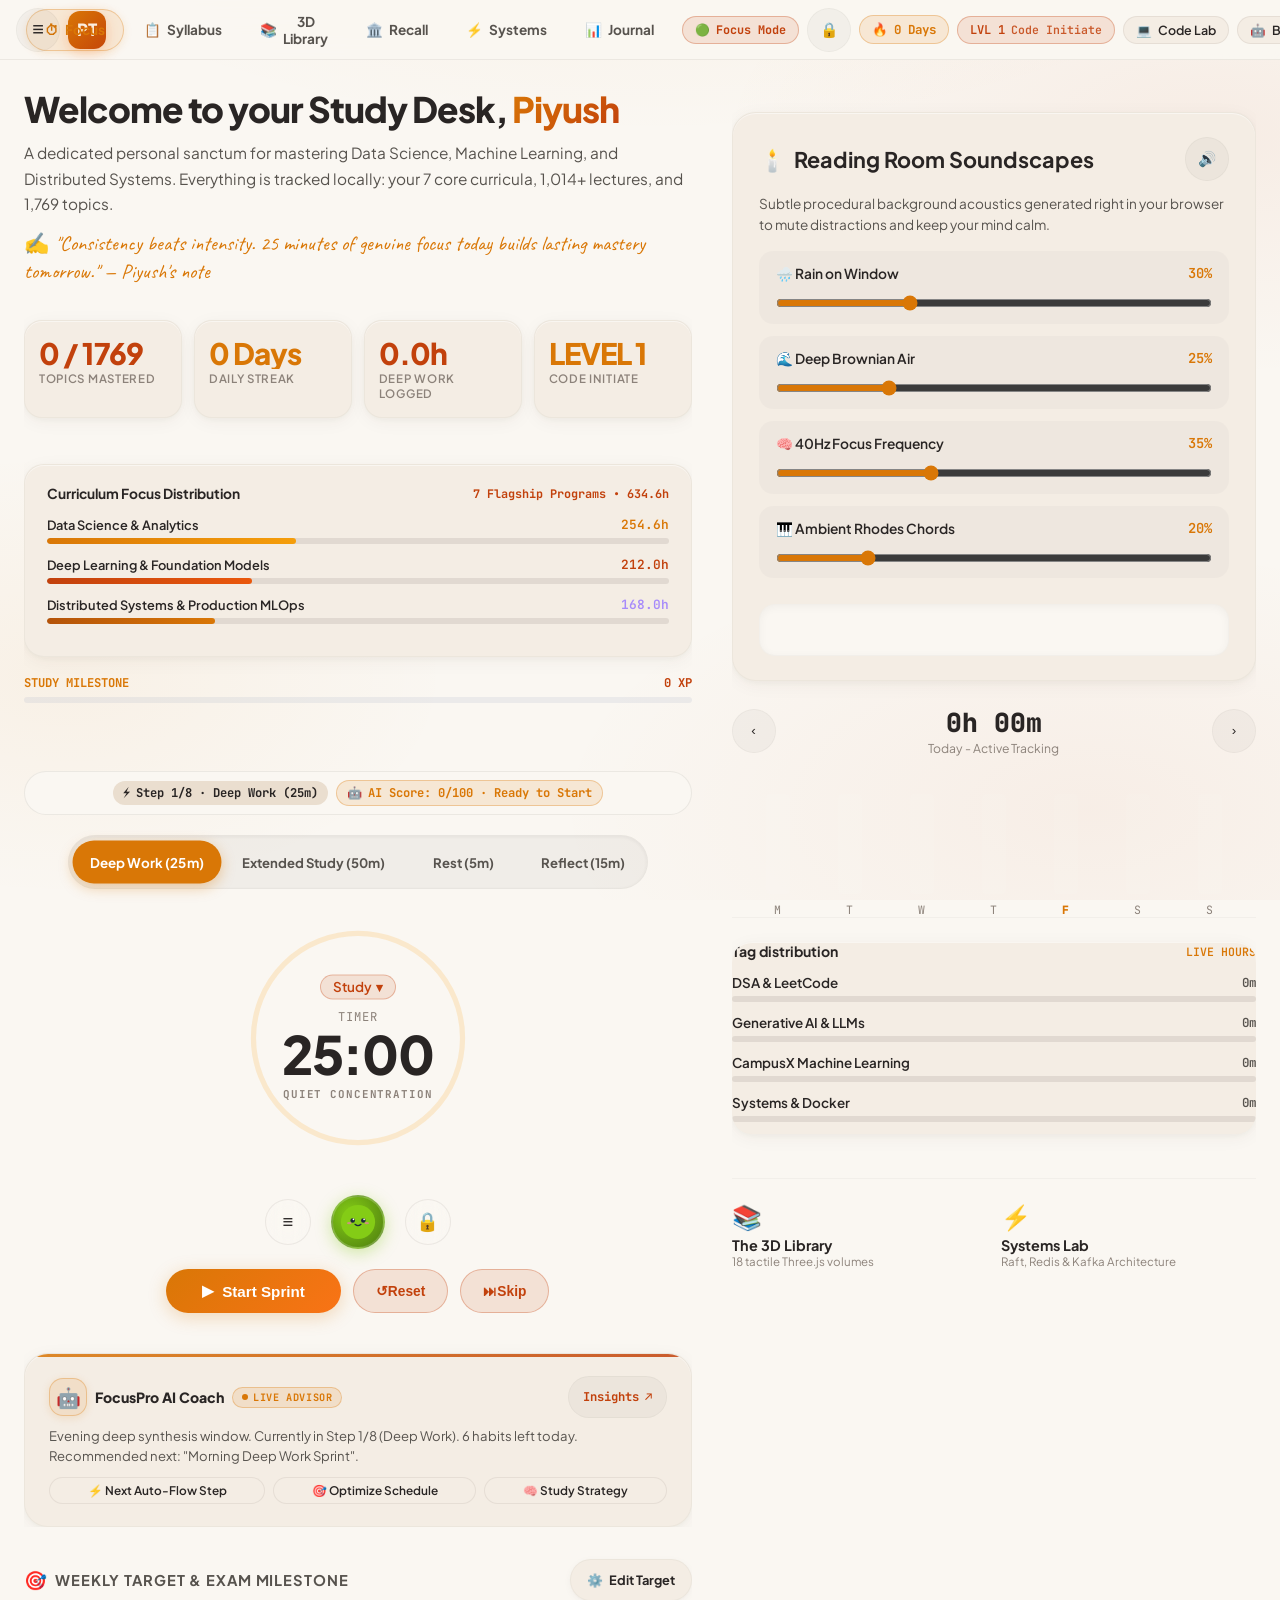
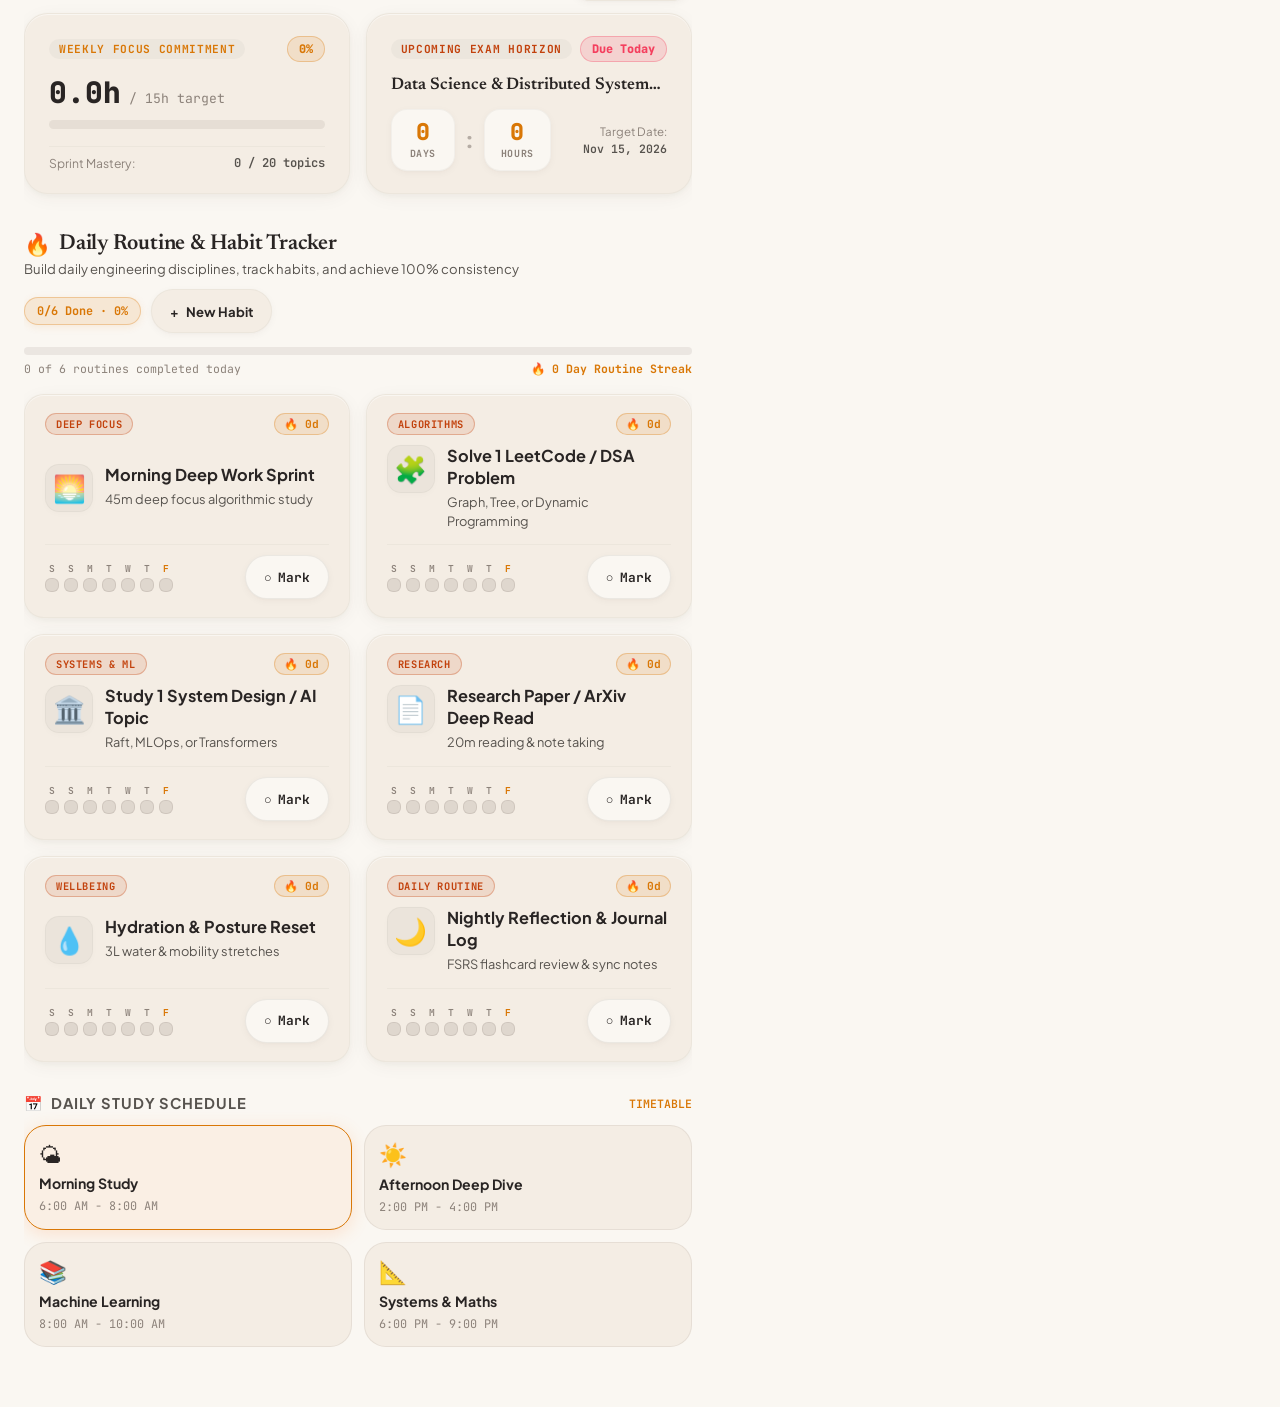
<file: index.html>
<!DOCTYPE html>
<html lang="en" data-theme="light">
<head>
  <meta charset="UTF-8">
  <meta name="viewport" content="width=device-width, initial-scale=1.0, maximum-scale=1.0, user-scalable=no, viewport-fit=cover">
  <meta name="theme-color" content="#faf7f2">
  <meta name="apple-mobile-web-app-capable" content="yes">
  <meta name="apple-mobile-web-app-status-bar-style" content="default">
  <title>Piyush Tiwari • Engineering Study Desk & 3D Library</title>
  
  <link rel="icon" type="image/svg+xml" href="favicon.svg">
  <link rel="manifest" href="manifest.json">
  
  <!-- Human-Crafted Typography Pairing: Newsreader (Editorial Serif) + Plus Jakarta Sans + JetBrains Mono + Caveat -->
  <link rel="preconnect" href="https://fonts.googleapis.com">
  <link rel="preconnect" href="https://fonts.gstatic.com" crossorigin>
  <link href="https://fonts.googleapis.com/css2?family=Caveat:wght@400;600&family=JetBrains+Mono:wght@400;500;600;700&family=Newsreader:ital,opsz,wght@0,6..72,400..700;1,6..72,400..700&family=Plus+Jakarta+Sans:wght@400;500;600;700;800&display=swap" rel="stylesheet">
  
  <link rel="stylesheet" href="studypulse.css">
  <link rel="stylesheet" href="css/modern-app.css">
  <link rel="stylesheet" href="css/crimson-theme.css">
</head>
<body>

  <!-- =========================================================================
       APP HEADER
       ========================================================================= -->
  <header class="app-header">
    <div class="header-container">
      <div class="header-brand-group">
        <button class="icon-btn" onclick="window.toggleRegainDrawer()" title="Regain Menu Drawer">
          <span style="font-size: 1.25rem;">≡</span>
        </button>
        <div class="brand-wrapper" onclick="window.switchView('dashboard')">
          <div class="brand-monogram">PT</div>
          <div class="brand-text-block">
            <div class="brand-title">Piyush Tiwari</div>
            <div class="brand-subtitle">Study Desk & Library</div>
          </div>
        </div>
      </div>

      <!-- Desktop Navigation Tabs -->
      <nav class="desktop-nav-tabs" aria-label="Desktop Navigation">
        <button class="nav-tab-btn active" data-view="dashboard" onclick="window.switchView('dashboard')">
          <span>⏱</span> <span>Focus</span>
        </button>
        <button class="nav-tab-btn" data-view="curriculum" onclick="window.switchView('curriculum')">
          <span>📋</span> <span>Syllabus</span>
        </button>
        <button class="nav-tab-btn" data-view="bookshelf" onclick="window.switchView('bookshelf')">
          <span>📚</span> <span>3D Library</span>
        </button>
        <button class="nav-tab-btn" data-view="palace" onclick="window.switchView('palace')">
          <span>🏛️</span> <span>Recall</span>
        </button>
        <button class="nav-tab-btn" data-view="chaos" onclick="window.switchView('chaos')">
          <span>⚡</span> <span>Systems</span>
        </button>
        <button class="nav-tab-btn" data-view="analytics" onclick="window.switchView('analytics')">
          <span>📊</span> <span>Journal</span>
        </button>
      </nav>

      <!-- Actions & Profile -->
      <div class="header-actions">
        <div class="live-focus-badge" title="Engineering Focus Studio">
          <span>🟢</span> <span>Focus Mode</span>
        </div>
        <button class="icon-btn" id="header-strict-lock-btn" onclick="window.toggleStrictMode()" title="Toggle Strict Study Mode">
          <span>🔒</span>
        </button>
        <div class="streak-pill" title="Current Daily Streak">
          <span>🔥</span> <span id="header-streak-val">0 Days</span>
        </div>
        <div class="rpg-badge-pill" title="Learning Progression">
          <span id="rpg-level-badge">LVL 1</span>
          <span id="rpg-title-badge" style="opacity: 0.85; font-size: 0.72rem;">Code Initiate</span>
        </div>
        <button class="btn-feature-pill" onclick="window.openCodeSandbox()" title="Open Python & Numerical Code Lab">
          <span>💻</span> <span>Code Lab</span>
        </button>
        <button class="btn-feature-pill" onclick="window.openBarRaiserModal()" title="Open Socratic System Design & Mock Interview Griller">
          <span>🤖</span> <span>Bar Raiser</span>
        </button>
        <button class="btn-feature-pill" onclick="window.openPhoneStorageModal()" title="Phone Storage & Local Backup">
          <span>💾</span> <span>Storage</span>
        </button>
        <button class="icon-btn" id="theme-toggle-btn" onclick="window.toggleAppTheme()" title="Toggle Dark/Light Mode">
          <span id="theme-toggle-icon">☀️</span>
        </button>
        <a href="StudyPulse.apk" class="btn-apk-pill" download="StudyPulse.apk" title="Download Android App">
          <span>📥</span> <span>APK</span>
        </a>
        <div class="user-avatar-pt" title="Piyush Tiwari">
          PT
        </div>
      </div>
    </div>
  </header>

  <!-- =========================================================================
       MAIN CONTAINER
       ========================================================================= -->
  <main class="main-container">

    <!-- VIEW 1: THE STUDY DESK (DASHBOARD & FOCUS) -->
    <section class="view-panel active" id="view-dashboard">
      <div class="dashboard-grid">
        
        <!-- Left Column: Welcome & Focus Sprints -->
        <div>
          <div class="hero-card">
            <div class="hero-header">
              <h2 class="hero-title">Welcome to your Study Desk, <span class="gradient-text">Piyush</span></h2>
              <p class="hero-subtitle">
                A dedicated personal sanctum for mastering Data Science, Machine Learning, and Distributed Systems. Everything is tracked locally: your 7 core curricula, 1,014+ lectures, and 1,769 topics.
              </p>
              <div class="handwritten-note">
                ✍️ "Consistency beats intensity. 25 minutes of genuine focus today builds lasting mastery tomorrow." — Piyush's note
              </div>
            </div>

            <!-- Stats Counter Grid -->
            <div class="stats-counter-grid">
              <div class="stat-item">
                <div class="stat-num" id="dash-completed-count">0 / 1769</div>
                <div class="stat-label">Topics Mastered</div>
              </div>
              <div class="stat-item">
                <div class="stat-num" id="dash-streak-count">0 Days</div>
                <div class="stat-label">Daily Streak</div>
              </div>
              <div class="stat-item">
                <div class="stat-num" id="dash-focus-hours">0.0h</div>
                <div class="stat-label">Deep Work Logged</div>
              </div>
              <div class="stat-item">
                <div class="stat-num" id="dash-rpg-level">LEVEL 1</div>
                <div class="stat-label" id="dash-rpg-title">Code Initiate</div>
              </div>
            </div>

            <!-- Regain-Style Curriculum Tag Distribution -->
            <div class="regain-tag-dist-card">
              <div class="regain-tag-dist-header">
                <span>Curriculum Focus Distribution</span>
                <span style="font-family: var(--font-mono); font-size: 0.74rem; color: var(--accent-blue);">7 Flagship Programs • 634.6h</span>
              </div>
              <div class="regain-tag-row">
                <div class="regain-tag-info">
                  <span>Data Science & Analytics</span>
                  <span style="color: var(--accent-orange); font-family: var(--font-mono);">254.6h</span>
                </div>
                <div class="regain-tag-bar">
                  <div class="regain-tag-fill orange" style="width: 40%;"></div>
                </div>
              </div>
              <div class="regain-tag-row">
                <div class="regain-tag-info">
                  <span>Deep Learning & Foundation Models</span>
                  <span style="color: var(--accent-blue); font-family: var(--font-mono);">212.0h</span>
                </div>
                <div class="regain-tag-bar">
                  <div class="regain-tag-fill blue" style="width: 33%;"></div>
                </div>
              </div>
              <div class="regain-tag-row">
                <div class="regain-tag-info">
                  <span>Distributed Systems & Production MLOps</span>
                  <span style="color: #a78bfa; font-family: var(--font-mono);">168.0h</span>
                </div>
                <div class="regain-tag-bar">
                  <div class="regain-tag-fill purple" style="width: 27%;"></div>
                </div>
              </div>
            </div>

            <!-- Learning Milestone Progress -->
            <div style="margin-top: 18px;">
              <div style="display: flex; justify-content: space-between; align-items: center; flex-wrap: wrap; gap: 6px; font-size: 0.76rem; font-weight: 700; margin-bottom: 6px;">
                <span style="color: var(--accent-orange); font-family: var(--font-mono);">STUDY MILESTONE</span>
                <span id="dash-rpg-xp" style="font-family: var(--font-mono); color: var(--accent-blue);">0 XP</span>
              </div>
              <div style="width: 100%; height: 6px; background: rgba(148, 163, 184, 0.15); border-radius: var(--radius-full); overflow: hidden;">
                <div id="dash-rpg-fill" style="width: 0%; height: 100%; background: linear-gradient(90deg, var(--accent-orange), var(--accent-blue)); transition: width 0.4s ease;"></div>
              </div>
            </div>
          </div>

          <!-- Focus Sprints & Reading Timer (Regain Signature Architecture & FocusPro AI Integration) -->
          <div class="focus-card" style="margin-top: 24px;">
            <!-- FocusPro AI Productivity & Auto-Flow Bar -->
            <div class="focuspro-status-bar">
              <div class="focuspro-cycle-pill" id="focuspro-cycle-indicator" onclick="window.advanceAutoFlowStep()" title="FocusPro AI 8-Step Auto-Flow Cycle (Click for Next Step)">
                <span class="focuspro-ai-spark">⚡</span> <span id="focuspro-step-text">Step 1/8 · Deep Work (25m)</span>
              </div>
              <div class="focuspro-score-pill" id="focuspro-score-badge" onclick="window.openFocusProAIModal()" title="AI Productivity Score — Click for Insights">
                <span class="focuspro-ai-icon">🤖</span> <span id="focuspro-score-text">AI Score: 0/100 · Ready</span>
              </div>
            </div>

            <div class="pomo-mode-selector">
              <button class="pomo-tab active" data-mode="pomo" onclick="window.setTimerMode('pomo')">Deep Work (25m)</button>
              <button class="pomo-tab" data-mode="deep" onclick="window.setTimerMode('deep')">Extended Study (50m)</button>
              <button class="pomo-tab" data-mode="short" onclick="window.setTimerMode('short')">Rest (5m)</button>
              <button class="pomo-tab" data-mode="long" onclick="window.setTimerMode('long')">Reflect (15m)</button>
            </div>

            <div class="timer-ring-container" style="position: relative;">
              <svg class="timer-svg" viewBox="0 0 220 220">
                <circle class="timer-track" cx="110" cy="110" r="100"></circle>
                <circle class="timer-progress" id="timer-svg-progress" cx="110" cy="110" r="100"></circle>
              </svg>
              <div class="timer-display">
                <div class="regain-session-pill" id="regain-session-pill" onclick="window.toggleTagPopover(event)" title="Click to Change Subject Tag">
                  <span id="active-tag-label">Study</span> ▾
                </div>
                <!-- Regain Tag Dropdown Popover -->
                <div class="regain-tag-popover" id="regain-tag-popover">
                  <button class="regain-tag-option selected" onclick="window.selectTag('Study')">📚 General Study</button>
                  <button class="regain-tag-option" onclick="window.selectTag('DSA & LeetCode')">⚡ DSA & LeetCode</button>
                  <button class="regain-tag-option" onclick="window.selectTag('Generative AI & LLMs')">🤖 Generative AI & LLMs</button>
                  <button class="regain-tag-option" onclick="window.selectTag('Machine Learning & DSMP')">📈 CampusX DSMP</button>
                  <button class="regain-tag-option" onclick="window.selectTag('Systems & Docker')">🐳 Docker & Systems</button>
                  <button class="regain-tag-option" onclick="window.selectTag('Deep Learning')">🧠 Deep Learning</button>
                </div>

                <div style="font-size: 0.76rem; font-family: var(--font-mono); color: var(--text-muted); margin-top: 4px; text-transform: uppercase; letter-spacing: 0.08em;">Timer</div>
                <div class="timer-digits" id="timer-digits">25:00</div>
                <div class="timer-status-pill" id="timer-status-pill">QUIET CONCENTRATION</div>
              </div>
            </div>

            <!-- Regain Focus Subactions: Menu | Companion Mascot | Strict Lock (Shot 0) -->
            <div class="regain-timer-subactions">
              <button class="regain-circle-icon-btn" onclick="window.toggleRegainDrawer()" title="Quick Routines & Settings">
                <span>≡</span>
              </button>

              <div class="regain-mascot-wrapper" onclick="window.mascotInteract()" title="Your Focus Mascot (Tap to Talk)">
                <div class="regain-speech-bubble" id="regain-speech-bubble" style="display: none;">
                  Let's master algorithms today, Piyush! 🚀
                </div>
                <div class="regain-mascot-avatar" id="regain-mascot-avatar">
                  <svg viewBox="0 0 100 100" width="38" height="38">
                    <circle cx="50" cy="50" r="45" fill="#84cc16"/>
                    <circle cx="36" cy="46" r="6" fill="#1e293b"/>
                    <circle cx="64" cy="46" r="6" fill="#1e293b"/>
                    <circle cx="38" cy="43" r="2.2" fill="#ffffff"/>
                    <circle cx="66" cy="43" r="2.2" fill="#ffffff"/>
                    <ellipse cx="27" cy="53" rx="6" ry="3" fill="#f472b6" opacity="0.65"/>
                    <ellipse cx="73" cy="53" rx="6" ry="3" fill="#f472b6" opacity="0.65"/>
                    <path d="M 42 56 Q 50 63 58 56" stroke="#1e293b" stroke-width="3.2" fill="none" stroke-linecap="round"/>
                  </svg>
                </div>
              </div>

              <button class="regain-circle-icon-btn" id="btn-timer-lock" onclick="window.toggleStrictMode()" title="Toggle Strict Study Lock Mode">
                <span>🔒</span>
              </button>
            </div>

            <!-- Primary Control Buttons (Regain Wide Action Button) -->
            <div class="pomo-controls-row" style="margin-top: 20px;">
              <button class="btn-pomo-main" id="btn-timer-toggle" onclick="window.toggleTimer()">
                <span>▶</span> <span>Start Sprint</span>
              </button>
              <button class="btn-pomo-sec" onclick="window.resetTimer()">
                <span>↺</span> <span>Reset</span>
              </button>
              <button class="btn-pomo-sec" onclick="window.skipTimer()">
                <span>⏭</span> <span>Skip</span>
              </button>
            </div>

            <!-- FocusPro AI Advisor Card -->
            <div class="focuspro-advisor-card" id="focuspro-advisor-card">
              <div class="focuspro-advisor-header">
                <div class="focuspro-advisor-title">
                  <span class="advisor-robot-icon">🤖</span>
                  <span class="advisor-title-text">FocusPro AI Coach</span>
                  <span class="advisor-live-tag">LIVE ADVISOR</span>
                </div>
                <button class="btn-advisor-action" onclick="window.openFocusProAIModal()" title="Open FocusPro AI Advisor">
                  <span>Insights</span> <span>↗</span>
                </button>
              </div>
              <div class="focuspro-advisor-body" id="focuspro-advice-text">
                Analyzing your cognitive rhythm... High morning neuroplasticity detected. Recommended: start with 25m core algorithm derivation.
              </div>
              <div class="focuspro-advisor-pills">
                <button class="advisor-pill" onclick="window.advanceAutoFlowStep()">⚡ Next Auto-Flow Step</button>
                <button class="advisor-pill" onclick="window.openFocusProAIModal('schedule')">🎯 Optimize Schedule</button>
                <button class="advisor-pill" onclick="window.openFocusProAIModal('strategy')">🧠 Study Strategy</button>
              </div>
            </div>
          </div>

          <!-- =========================================================================
               FEATURE 5: WEEKLY TARGET & EXAM MILESTONE COUNTDOWN WIDGET
               ========================================================================= -->
          <div class="milestone-widget-section" id="milestone-widget-container">
            <div class="milestone-header-row">
              <div class="milestone-title-group">
                <span class="milestone-title-icon">🎯</span>
                <span class="milestone-title-text">Weekly Target & Exam Milestone</span>
              </div>
              <button class="milestone-edit-btn" onclick="window.editMilestoneGoal()" title="Configure Milestone Goals & Exam Target">
                <span>⚙️</span> <span>Edit Target</span>
              </button>
            </div>

            <div class="milestone-dual-grid">
              <!-- Card A: Current Week Sprint Progress -->
              <div class="milestone-card sprint-card">
                <div class="milestone-card-header">
                  <span class="milestone-badge week-badge">WEEKLY FOCUS COMMITMENT</span>
                  <span class="milestone-pct-pill" id="milestone-hours-pct">0%</span>
                </div>

                <div class="milestone-stat-main">
                  <span class="milestone-stat-val" id="milestone-logged-hours">0.0h</span>
                  <span class="milestone-stat-target">/ <span id="milestone-goal-hours">15h</span> target</span>
                </div>

                <!-- Linear Progress Bar -->
                <div class="milestone-progress-track">
                  <div class="milestone-progress-fill" id="milestone-progress-bar-fill" style="width: 0%;"></div>
                </div>

                <div class="milestone-card-footer">
                  <span class="milestone-footer-label">Sprint Mastery:</span>
                  <span class="milestone-footer-val" id="milestone-topics-progress">0 / 20 topics</span>
                </div>
              </div>

              <!-- Card B: Exam & Milestone Countdown -->
              <div class="milestone-card exam-card">
                <div class="milestone-card-header">
                  <span class="milestone-badge exam-badge">UPCOMING EXAM HORIZON</span>
                  <span class="milestone-status-pill active" id="milestone-status-pill">On Track</span>
                </div>

                <div class="milestone-exam-title-text" id="milestone-exam-title" title="Data Science & Distributed Systems Mastery">
                  Data Science & Distributed Systems Mastery
                </div>

                <div class="milestone-countdown-display">
                  <div class="milestone-countdown-box">
                    <span class="milestone-countdown-num" id="milestone-countdown-days">0</span>
                    <span class="milestone-countdown-lbl">DAYS</span>
                  </div>
                  <div class="milestone-countdown-sep">:</div>
                  <div class="milestone-countdown-box">
                    <span class="milestone-countdown-num" id="milestone-countdown-hours">0</span>
                    <span class="milestone-countdown-lbl">HOURS</span>
                  </div>
                  <div class="milestone-target-subdate">
                    <span>Target Date:</span>
                    <strong id="milestone-target-date-display">Nov 15, 2026</strong>
                  </div>
                </div>
              </div>
            </div>
          </div>

          <!-- =========================================================================
               HABIT TRACKER: DAILY ROUTINE & GOALS (Play Store Integration)
               ========================================================================= -->
          <div class="habits-widget-section" id="habits-widget-section">
            <div class="habits-header-row">
              <div>
                <div class="habits-title-group">
                  <span class="habits-title-icon">🔥</span>
                  <span class="habits-title-text">Daily Routine & Habit Tracker</span>
                </div>
                <p class="habits-subtitle">Build daily engineering disciplines, track habits, and achieve 100% consistency</p>
              </div>
              <div class="habits-header-actions">
                <span class="habits-progress-pill" id="habits-routine-pill">0/6 Done · 0%</span>
                <button class="btn-add-habit" onclick="window.openAddHabitModal()" title="Add Custom Habit">
                  <span>+</span> <span>New Habit</span>
                </button>
              </div>
            </div>

            <!-- Today's Routine Completion Progress Bar -->
            <div class="habits-progress-wrap">
              <div class="habits-progress-track">
                <div class="habits-progress-fill" id="habits-progress-fill" style="width: 0%;"></div>
              </div>
              <div class="habits-progress-labels">
                <span id="habits-progress-label-text">0 of 6 routines completed today</span>
                <span id="habits-streak-label" style="color: var(--accent-orange); font-weight: 700;">🔥 Daily Momentum</span>
              </div>
            </div>

            <!-- Interactive Habit Cards Grid -->
            <div class="habits-grid" id="habits-grid">
              <!-- Dynamically populated by renderHabitsGrid() -->
            </div>
          </div>

          <!-- Regain Daily Study Schedule / Routines (Shot 6) -->
          <div class="regain-routines-section">
            <div class="regain-section-title-row">
              <span class="regain-section-title"><span>📅</span> Daily Study Schedule</span>
              <span style="font-size: 0.72rem; color: var(--accent-orange); font-family: var(--font-mono); font-weight: 600;">TIMETABLE</span>
            </div>
            <div class="regain-routines-grid">
              <div class="regain-routine-card active" id="routine-card-morning" onclick="window.activateRoutine('morning', 'DSA & LeetCode', 25)">
                <div class="regain-routine-icon">🌤</div>
                <div class="regain-routine-name">Morning Study</div>
                <div class="regain-routine-time">6:00 AM - 8:00 AM</div>
              </div>
              <div class="regain-routine-card" id="routine-card-afternoon" onclick="window.activateRoutine('afternoon', 'Generative AI & LLMs', 50)">
                <div class="regain-routine-icon">☀️</div>
                <div class="regain-routine-name">Afternoon Deep Dive</div>
                <div class="regain-routine-time">2:00 PM - 4:00 PM</div>
              </div>
              <div class="regain-routine-card" id="routine-card-physics" onclick="window.activateRoutine('physics', 'CampusX DSMP', 50)">
                <div class="regain-routine-icon">📚</div>
                <div class="regain-routine-name">Machine Learning</div>
                <div class="regain-routine-time">8:00 AM - 10:00 AM</div>
              </div>
              <div class="regain-routine-card" id="routine-card-maths" onclick="window.activateRoutine('maths', 'Docker & Systems', 25)">
                <div class="regain-routine-icon">📐</div>
                <div class="regain-routine-name">Systems & Maths</div>
                <div class="regain-routine-time">6:00 PM - 9:00 PM</div>
              </div>
            </div>
          </div>
        </div>

        <!-- Right Column: Ambient Soundscapes & Quick Access -->
        <div>
          <div class="audio-studio-card">
            <div class="audio-header">
              <h3><span>🕯️</span> <span>Reading Room Soundscapes</span></h3>
              <button class="icon-btn" id="btn-audio-toggle" onclick="window.toggleAudioSynthesizer()" title="Toggle Master Audio">
                <span>🔊</span>
              </button>
            </div>
            <p style="font-size: 0.85rem; color: var(--text-secondary); line-height: 1.55; margin-bottom: 16px;">
              Subtle procedural background acoustics generated right in your browser to mute distractions and keep your mind calm.
            </p>

            <div class="audio-channels-grid">
              <div class="audio-channel">
                <div class="channel-info">
                  <span>🌧️ Rain on Window</span>
                  <span style="font-family: var(--font-mono); color: var(--accent-gold);">30%</span>
                </div>
                <input type="range" class="audio-slider" min="0" max="1" step="0.01" value="0.30" 
                       oninput="window.setChannelVolume('rain', this.value)">
              </div>

              <div class="audio-channel">
                <div class="channel-info">
                  <span>🌊 Deep Brownian Air</span>
                  <span style="font-family: var(--font-mono); color: var(--accent-gold);">25%</span>
                </div>
                <input type="range" class="audio-slider" min="0" max="1" step="0.01" value="0.25" 
                       oninput="window.setChannelVolume('brown', this.value)">
              </div>

              <div class="audio-channel">
                <div class="channel-info">
                  <span>🧠 40Hz Focus Frequency</span>
                  <span style="font-family: var(--font-mono); color: var(--accent-gold);">35%</span>
                </div>
                <input type="range" class="audio-slider" min="0" max="1" step="0.01" value="0.35" 
                       oninput="window.setChannelVolume('binaural', this.value)">
              </div>

              <div class="audio-channel">
                <div class="channel-info">
                  <span>🎹 Ambient Rhodes Chords</span>
                  <span style="font-family: var(--font-mono); color: var(--accent-gold);">20%</span>
                </div>
                <input type="range" class="audio-slider" min="0" max="1" step="0.01" value="0.20" 
                       oninput="window.setChannelVolume('lofi', this.value)">
              </div>
            </div>

            <!-- Real-time Sound Spectrum Canvas -->
            <canvas class="audio-fft-canvas" id="audio-fft-canvas" width="600" height="56"></canvas>
          </div>

          <!-- Regain Study Time Analytics & Weekly Tracker (Shot 7) -->
          <div class="regain-tracker-panel hero-card" style="margin-top: 24px;">
            <div style="display: flex; justify-content: space-between; align-items: center; margin-bottom: 12px;">
              <button class="icon-btn" style="font-size: 0.85rem;" onclick="window.navigateChartDay(-1)" title="Previous Day">‹</button>
              <div style="text-align: center;">
                <div style="font-size: 1.65rem; font-weight: 800; font-family: var(--font-mono); color: var(--text-primary);" id="regain-today-focus-time">0h 00m</div>
                <div style="font-size: 0.76rem; color: var(--text-muted);" id="regain-chart-date-label">Today - Active Tracking</div>
              </div>
              <button class="icon-btn" style="font-size: 0.85rem;" onclick="window.navigateChartDay(1)" title="Next Day">›</button>
            </div>
            
            <div class="regain-week-chart-container" id="regain-week-chart">
              <div class="regain-chart-col"><div class="regain-chart-bar-bg"><div class="regain-chart-bar-fill" style="height: 0%;"></div></div><span class="regain-chart-label">M</span></div>
              <div class="regain-chart-col"><div class="regain-chart-bar-bg"><div class="regain-chart-bar-fill" style="height: 0%;"></div></div><span class="regain-chart-label">T</span></div>
              <div class="regain-chart-col"><div class="regain-chart-bar-bg"><div class="regain-chart-bar-fill" style="height: 0%;"></div></div><span class="regain-chart-label">W</span></div>
              <div class="regain-chart-col"><div class="regain-chart-bar-bg"><div class="regain-chart-bar-fill" style="height: 0%;"></div></div><span class="regain-chart-label">T</span></div>
              <div class="regain-chart-col"><div class="regain-chart-bar-bg"><div class="regain-chart-bar-fill" style="height: 0%;"></div></div><span class="regain-chart-label">F</span></div>
              <div class="regain-chart-col"><div class="regain-chart-bar-bg"><div class="regain-chart-bar-fill" style="height: 0%;"></div></div><span class="regain-chart-label">S</span></div>
              <div class="regain-chart-col is-today"><div class="regain-chart-bar-bg"><div class="regain-chart-bar-fill" id="today-bar-fill" style="height: 0%;"></div></div><span class="regain-chart-label">S</span></div>
            </div>

            <!-- Regain Tag Distribution Breakdown -->
            <div class="regain-tag-dist-card" style="border: none; padding: 0;">
              <div class="regain-tag-dist-header">
                <span style="font-weight: 700; font-size: 0.88rem;">Tag distribution</span>
                <span style="font-size: 0.72rem; color: var(--accent-orange); font-family: var(--font-mono); font-weight: 600;">LIVE HOURS</span>
              </div>
              <div class="regain-tag-row">
                <div class="regain-tag-info">
                  <span style="font-weight: 600; font-size: 0.84rem;">DSA & LeetCode</span>
                  <span id="regain-tag-dsa-time" style="font-family: var(--font-mono); font-size: 0.78rem; color: var(--text-secondary);">0m</span>
                </div>
                <div class="regain-tag-bar"><div class="regain-tag-fill orange" style="width: 0%;"></div></div>
              </div>
              <div class="regain-tag-row">
                <div class="regain-tag-info">
                  <span style="font-weight: 600; font-size: 0.84rem;">Generative AI & LLMs</span>
                  <span id="regain-tag-ai-time" style="font-family: var(--font-mono); font-size: 0.78rem; color: var(--text-secondary);">0m</span>
                </div>
                <div class="regain-tag-bar"><div class="regain-tag-fill blue" style="width: 0%;"></div></div>
              </div>
              <div class="regain-tag-row">
                <div class="regain-tag-info">
                  <span style="font-weight: 600; font-size: 0.84rem;">CampusX Machine Learning</span>
                  <span id="regain-tag-ml-time" style="font-family: var(--font-mono); font-size: 0.78rem; color: var(--text-secondary);">0m</span>
                </div>
                <div class="regain-tag-bar"><div class="regain-tag-fill orange" style="width: 0%;"></div></div>
              </div>
              <div class="regain-tag-row">
                <div class="regain-tag-info">
                  <span style="font-weight: 600; font-size: 0.84rem;">Systems & Docker</span>
                  <span id="regain-tag-sys-time" style="font-family: var(--font-mono); font-size: 0.78rem; color: var(--text-secondary);">0m</span>
                </div>
                <div class="regain-tag-bar"><div class="regain-tag-fill blue" style="width: 0%;"></div></div>
              </div>
            </div>
          </div>

          <!-- Quick Access Cards to 3D Environments -->
          <div class="dash-quick-access-grid">
            <div class="stat-item" style="cursor: pointer;" onclick="window.switchView('bookshelf')">
              <div style="font-size: 1.5rem; margin-bottom: 4px;">📚</div>
              <div style="font-size: 0.9rem; font-weight: 700;">The 3D Library</div>
              <div style="font-size: 0.72rem; color: var(--text-muted);">18 tactile Three.js volumes</div>
            </div>
            <div class="stat-item" style="cursor: pointer;" onclick="window.switchView('chaos')">
              <div style="font-size: 1.5rem; margin-bottom: 4px;">⚡</div>
              <div style="font-size: 0.9rem; font-weight: 700;">Systems Lab</div>
              <div style="font-size: 0.72rem; color: var(--text-muted);">Raft, Redis & Kafka Architecture</div>
            </div>
          </div>
        </div>

      </div>
    </section>

    <!-- VIEW 2: CURATED SYLLABUS & ROADMAP -->
    <section class="view-panel" id="view-curriculum">
      <div class="curriculum-header-panel">
        <!-- Horizontal Course Switcher -->
        <div class="course-selector-scroll" id="course-selector-container"></div>

        <!-- Selected Course Overview with Researched Meta Pills -->
        <div style="margin-bottom: 18px;">
          <h2 id="active-course-title" style="font-family: var(--font-serif); font-size: 1.55rem; font-weight: 600; margin-bottom: 4px;">CampusX DSMP</h2>
          <p id="active-course-desc" style="color: var(--text-secondary); font-size: 0.9rem; margin-bottom: 8px;">End-to-End Data Science & Machine Learning</p>
          <div class="course-meta-pills" id="active-course-pills"></div>
        </div>

        <!-- Search & Filter Controls -->
        <div class="search-filter-row">
          <div class="search-input-box">
            <span class="search-icon-pos">🔍</span>
            <input type="text" class="search-input" id="curriculum-search-input" placeholder="Search topics, algorithms, frameworks, math...">
          </div>
          <div style="display: flex; gap: 6px; flex-wrap: wrap;">
            <button class="course-chip filter-chip active" data-filter="all">All Topics</button>
            <button class="course-chip filter-chip" data-filter="pending">Pending</button>
            <button class="course-chip filter-chip" data-filter="completed">Mastered</button>
          </div>
        </div>
      </div>

      <!-- 7-Course Deep Research & Completion Forecaster ("Kitna Time Lagega?") -->
      <div class="forecaster-card">
        <div class="forecaster-header">
          <div>
            <h3 style="font-family: var(--font-serif); font-size: 1.3rem; font-weight: 600; margin-bottom: 4px;">
              📊 7 Flagship Programs Overview & Pace Forecaster
            </h3>
            <p style="font-size: 0.84rem; color: var(--text-secondary);">
              Total: 113 Modules • 1,014+ Video Lectures • 1,769 Topics • 634.6 Hours of engineering curriculum
            </p>
          </div>
          <button class="btn-pomo-sec" id="btn-toggle-forecaster-table" onclick="window.toggleForecasterTable()">
            <span>📋</span> <span id="forecaster-table-toggle-txt">View Research Table</span>
          </button>
        </div>

        <!-- Interactive Pace Slider -->
        <div class="forecaster-slider-box">
          <div class="forecaster-slider-labels">
            <div>
              <span style="font-weight: 600; font-size: 0.88rem;">Daily Study Velocity</span>
              <div style="font-size: 0.74rem; color: var(--text-muted);">Adjust your hours to see projected completion dates</div>
            </div>
            <span class="pace-val-badge" id="pace-display-badge">2.5 hrs/day</span>
          </div>
          <input type="range" class="audio-slider" id="study-pace-slider" min="0.5" max="8.0" step="0.5" value="2.5" 
                 oninput="window.updateStudyPaceForecast(this.value)">

          <div class="forecaster-metric-grid">
            <div class="stat-item">
              <div class="stat-num" id="forecaster-total-days">--</div>
              <div class="stat-label">Estimated Time</div>
            </div>
            <div class="stat-item">
              <div class="stat-num" id="forecaster-target-date" style="font-size: 1.15rem;">--</div>
              <div class="stat-label">Projected Finish</div>
            </div>
            <div class="stat-item">
              <div class="stat-num" id="forecaster-completed-hours">0.0h / 634.6h</div>
              <div class="stat-label">Hours Remaining</div>
            </div>
            <div class="stat-item">
              <div class="stat-num" id="forecaster-weekly-hours">17.5h/wk</div>
              <div class="stat-label">Weekly Velocity</div>
            </div>
          </div>
        </div>

        <!-- Deep Research Comparison Table (Collapsible) -->
        <div class="forecaster-table-wrapper" id="forecaster-table-wrapper" style="display: none;">
          <table class="forecaster-table">
            <thead>
              <tr>
                <th>#</th>
                <th>Course Program</th>
                <th>Instructor</th>
                <th>Modules</th>
                <th>Lectures</th>
                <th>Topics</th>
                <th>Hours</th>
                <th>At Current Pace</th>
                <th>Est. Completion</th>
              </tr>
            </thead>
            <tbody id="forecaster-table-body"></tbody>
          </table>
        </div>
      </div>

      <!-- Modules Accordion List -->
      <div class="module-accordion-list" id="module-accordion-list"></div>
    </section>

    <!-- VIEW 3: 3D TACTILE BOOKSHELF & COSMIC GALAXY -->
    <section class="view-panel" id="view-bookshelf">
      <!-- Segmented Mode Switcher: 3D Bookshelf vs 3D Cosmic Galaxy -->
      <div class="bookshelf-segmented-bar">
        <button class="bookshelf-seg-btn active" id="tab-btn-bookshelf-3d" onclick="window.switchBookshelfMode('shelf')">
          <span>📚</span> <span>3D Library Shelf (18 Volumes)</span>
        </button>
        <button class="bookshelf-seg-btn" id="tab-btn-galaxy-3d" onclick="window.switchBookshelfMode('galaxy')">
          <span>🌌</span> <span>Cosmic Synapse Galaxy</span>
        </button>
      </div>

      <!-- Mode A: 3D Bookshelf -->
      <div id="bookshelf-shelf-wrapper">
        <div class="bookshelf-container" id="bookshelf-container">
          <div class="bookshelf-hud">
            <div class="bookshelf-hud-left">
              <div class="bookshelf-hud-badge">
                <span>📚 3D REFERENCE SHELF • 18 VOLUMES</span>
              </div>
              <div class="bookshelf-hud-badge hint-badge">
                <span>👆 Tap any book to inspect syllabus</span>
              </div>
            </div>
            <div class="bookshelf-hud-right">
              <button class="bookshelf-hud-btn" id="btn-bookshelf-fullscreen" onclick="window.toggleBookshelfFullscreen()" title="Toggle Fullscreen 3D View">
                <span id="bookshelf-fs-icon">⛶</span> <span id="bookshelf-fs-label">Fullscreen</span>
              </button>
              <button class="bookshelf-hud-btn" onclick="window.bookshelf3DClose()" title="Reset Camera View">
                <span>↺ Reset</span>
              </button>
            </div>
          </div>
          <div id="bookshelf-3d-canvas-container"></div>
        </div>
      </div>

      <!-- Mode B: 3D Cosmic Galaxy -->
      <div id="bookshelf-galaxy-wrapper" style="display: none;">
        <div class="galaxy-hud-panel">
          <div class="galaxy-hud-header">
            <div>
              <div class="galaxy-hud-badge">🌌 3D KNOWLEDGE GALAXY • 32 CROSS-CURRICULUM SYNAPSES</div>
              <p style="font-size: 0.78rem; color: var(--text-secondary); margin: 3px 0 0 0;">Drag to rotate starfield • Tap glowing stars to inspect prerequisite paths</p>
            </div>
            <button class="btn-pomo-sec" style="padding: 6px 14px; font-size: 0.78rem;" onclick="window.init3DKnowledgeGalaxy('galaxy-3d-canvas')">
              <span>↺ Reset View</span>
            </button>
          </div>

          <div class="galaxy-filter-bar">
            <button class="galaxy-filter-pill active" data-track="all" onclick="window.filterGalaxyByTrack('all')">All Synapses</button>
            <button class="galaxy-filter-pill" data-track="MATH" onclick="window.filterGalaxyByTrack('MATH')">📐 Math</button>
            <button class="galaxy-filter-pill" data-track="PYTHON" onclick="window.filterGalaxyByTrack('PYTHON')">💻 Python & DSA</button>
            <button class="galaxy-filter-pill" data-track="MACHINE LEARNING" onclick="window.filterGalaxyByTrack('MACHINE LEARNING')">📈 Machine Learning</button>
            <button class="galaxy-filter-pill" data-track="DEEP LEARNING" onclick="window.filterGalaxyByTrack('DEEP LEARNING')">🧠 Deep Learning</button>
            <button class="galaxy-filter-pill" data-track="SYSTEMS" onclick="window.filterGalaxyByTrack('SYSTEMS')">⚡ Systems</button>
          </div>
        </div>

        <div class="galaxy-canvas-container" id="galaxy-3d-canvas-box" style="position: relative;">
          <div id="galaxy-3d-canvas" style="width: 100%; height: 420px; border-radius: 20px; overflow: hidden; background: #060913;"></div>
          <!-- Floating Cosmic Dossier Card -->
          <div class="galaxy-node-dossier" id="galaxy-node-dossier-card" style="display: none;"></div>
        </div>
      </div>
    </section>

    <!-- VIEW 4: ACTIVE RECALL ARCHIVE (3D MEMORY PALACE) -->
    <section class="view-panel" id="view-palace">
      <div class="palace-container">
        <div class="bookshelf-hud">
          <div class="bookshelf-hud-badge">
            <span>🏛️ CONCEPT PEDESTALS • FSRS SPACED REPETITION</span>
          </div>
          <button class="bookshelf-hud-badge" style="cursor: pointer;" onclick="window.palaceResetView()">
            <span>↺ Reset Orbit View</span>
          </button>
        </div>
        <div id="memory-palace-3d-canvas"></div>
      </div>
    </section>

    <!-- VIEW 5: DISTRIBUTED SYSTEMS ARCHITECTURE LAB & WORKBENCH -->
    <section class="view-panel" id="view-chaos">
      <!-- Chaos View Segmented Mode Switcher -->
      <div class="chaos-segmented-bar">
        <button class="chaos-seg-btn active" id="tab-btn-chaos-sim" onclick="window.switchChaosTab('sim')">
          <span>⚡</span> <span>Chaos Simulator</span>
        </button>
        <button class="chaos-seg-btn" id="tab-btn-chaos-arch" onclick="window.switchChaosTab('arch')">
          <span>📐</span> <span>Architecture Workbench</span>
        </button>
      </div>

      <!-- Mode 1: Chaos Simulator -->
      <div id="chaos-simulator-wrapper">
        <div class="chaos-lab-panel">
          <div class="chaos-top-bar">
            <div>
              <h2 style="font-family: var(--font-serif); font-size: 1.35rem; font-weight: 600; margin-bottom: 4px;">Distributed Systems Architecture Lab</h2>
              <p style="font-size: 0.86rem; color: var(--text-secondary);">Interactive fault injection and resilience testing workbench</p>
            </div>
            <div class="chaos-arch-tabs">
              <button class="btn-arch-tab active" data-arch="gateway" onclick="window.loadChaosArchitecture('gateway')">API Gateway & Redis</button>
              <button class="btn-arch-tab" data-arch="raft" onclick="window.loadChaosArchitecture('raft')">Raft Consensus Quorum</button>
              <button class="btn-arch-tab" data-arch="kafka" onclick="window.loadChaosArchitecture('kafka')">Kafka Microservices</button>
            </div>
          </div>

          <div class="chaos-canvas-wrapper" id="chaos-canvas-wrapper">
            <canvas id="chaos-canvas"></canvas>
          </div>

          <!-- Action Grid -->
          <div class="chaos-controls-grid">
            <button class="btn-chaos-action surge" onclick="window.chaosInjectTrafficSpike()">
              <span>💥</span> <span>100k RPS Surge</span>
            </button>
            <button class="btn-chaos-action kill" onclick="window.chaosKillLeaderNode()">
              <span>☠️</span> <span>Terminate Leader</span>
            </button>
            <button class="btn-chaos-action" onclick="window.chaosInjectLatencyJitter()">
              <span>⏱️</span> <span>300ms Jitter</span>
            </button>
            <button class="btn-chaos-action heal" onclick="window.chaosHealCluster()">
              <span>💚</span> <span>Heal Cluster</span>
            </button>
          </div>

          <div class="chaos-console-logs" id="chaos-console-logs">
            <div class="chaos-log-line" style="color: #64748b;">[SYSTEM ONLINE] Distributed architecture running normally. Select an action to test resilience.</div>
          </div>
        </div>
      </div>

      <!-- Mode 2: System Design Architecture Workbench & Capacity Math Engine -->
      <div id="chaos-workbench-wrapper" style="display: none;">
        <div class="workbench-panel">
          <!-- Top Bar -->
          <div class="workbench-top-bar">
            <div class="workbench-title-box">
              <div class="workbench-badge">📐 SYSTEM DESIGN WORKBENCH & CAPACITY ENGINE</div>
              <h2 id="workbench-active-title" style="font-family: var(--font-serif); font-size: 1.25rem; font-weight: 600; margin: 4px 0 2px 0;">High-Throughput Feature Store & Real-Time Triton Inference</h2>
              <p id="workbench-active-desc" style="font-size: 0.84rem; color: var(--text-secondary); margin: 0;">Low-latency ML inference architecture with dual-layer caching and GPU model serving.</p>
            </div>
            <div class="workbench-controls-group">
              <label for="workbench-blueprint-select" style="font-size: 0.82rem; font-weight: 600; color: var(--text-secondary);">Blueprint:</label>
              <select id="workbench-blueprint-select" class="workbench-select"></select>
              <button class="btn-pomo-sec" style="padding: 7px 14px; font-size: 0.82rem;" onclick="window.initSystemWorkbench()">
                <span>↺ Reset</span>
              </button>
            </div>
          </div>

          <!-- Whiteboard Canvas Container -->
          <div class="workbench-canvas-wrapper">
            <div class="workbench-canvas-hint">
              <span>💡 Drag components to rearrange topology • Tap a node to inspect • Magnetic links auto-route</span>
            </div>
            <div class="workbench-canvas-container" id="workbench-canvas-container">
              <svg class="workbench-svg-layer" id="workbench-svg-layer"></svg>
              <div class="workbench-nodes-layer" id="workbench-nodes-layer"></div>
            </div>
          </div>

          <!-- Back-of-the-Envelope Capacity Estimator -->
          <div class="boe-calculator-section">
            <div class="boe-header-row">
              <div class="boe-title-box">
                <span style="font-size: 1.2rem;">🧮</span>
                <div>
                  <h3 style="margin: 0; font-size: 1rem; font-weight: 700;">Back-of-the-Envelope Capacity Estimator</h3>
                  <p style="margin: 2px 0 0 0; font-size: 0.78rem; color: var(--text-secondary);">Real-time quantitative sizing for QPS, bandwidth, daily storage, hot RAM, and p99 latency</p>
                </div>
              </div>
            </div>

            <!-- Parameters Grid -->
            <div class="boe-inputs-grid">
              <div class="boe-input-card">
                <div class="boe-input-label-row">
                  <label for="boe-dau-input">Daily Active Users (DAU):</label>
                  <span class="boe-val-badge" id="boe-dau-val">10M</span>
                </div>
                <input type="range" id="boe-dau-input" min="100000" max="100000000" step="500000" value="10000000" class="boe-slider">
              </div>

              <div class="boe-input-card">
                <div class="boe-input-label-row">
                  <label for="boe-rw-ratio-input">Read : Write Ratio:</label>
                  <span class="boe-val-badge" id="boe-rw-ratio-val">20:1</span>
                </div>
                <input type="range" id="boe-rw-ratio-input" min="1" max="100" step="1" value="20" class="boe-slider">
              </div>

              <div class="boe-input-card">
                <div class="boe-input-label-row">
                  <label for="boe-payload-input">Avg Payload Size:</label>
                  <span class="boe-val-badge" id="boe-payload-val">2.5 KB</span>
                </div>
                <input type="range" id="boe-payload-input" min="0.5" max="50" step="0.5" value="2.5" class="boe-slider">
              </div>

              <div class="boe-input-card">
                <div class="boe-input-label-row">
                  <label for="boe-retention-input">Retention Period (Days):</label>
                </div>
                <input type="number" id="boe-retention-input" min="30" max="3650" step="30" value="365" class="boe-number-input">
              </div>

              <div class="boe-input-card">
                <div class="boe-input-label-row">
                  <label for="boe-replication-input">Replication Factor:</label>
                </div>
                <input type="number" id="boe-replication-input" min="1" max="7" step="1" value="3" class="boe-number-input">
              </div>
            </div>

            <!-- Calculated Output Metric Grid -->
            <div class="boe-metrics-grid">
              <div class="boe-metric-pill">
                <span class="boe-metric-label">Average QPS</span>
                <span class="boe-metric-val" id="boe-metric-avg-qps">-- RPS</span>
              </div>
              <div class="boe-metric-pill highlight">
                <span class="boe-metric-label">Peak QPS (2.5x)</span>
                <span class="boe-metric-val" id="boe-metric-peak-qps">-- RPS</span>
              </div>
              <div class="boe-metric-pill">
                <span class="boe-metric-label">Daily Ingestion</span>
                <span class="boe-metric-val" id="boe-metric-daily-storage">--</span>
              </div>
              <div class="boe-metric-pill">
                <span class="boe-metric-label">Total Storage (Replicated)</span>
                <span class="boe-metric-val" id="boe-metric-total-storage">--</span>
              </div>
              <div class="boe-metric-pill">
                <span class="boe-metric-label">Peak Bandwidth</span>
                <span class="boe-metric-val" id="boe-metric-bandwidth">-- Gbps</span>
              </div>
              <div class="boe-metric-pill">
                <span class="boe-metric-label">Hot Cache RAM (80/20)</span>
                <span class="boe-metric-val" id="boe-metric-cache-ram">-- GB</span>
              </div>
              <div class="boe-metric-pill latency">
                <span class="boe-metric-label">Est. p99 Latency</span>
                <span class="boe-metric-val" id="boe-metric-p99-latency">-- ms</span>
              </div>
            </div>
          </div>
        </div>
      </div>
    </section>

    <!-- VIEW 6: STUDY JOURNAL & ACTIVITY RECORD -->
    <section class="view-panel" id="view-analytics">
      <div class="analytics-panel">
        <!-- Journal Summary Metric Blocks -->
        <div class="journal-stats-grid">
          <div class="journal-stat-card">
            <div class="journal-stat-icon">📅</div>
            <div class="journal-stat-content">
              <div class="journal-stat-val" id="journal-active-days">0 Days</div>
              <div class="journal-stat-lbl">Active Study Days</div>
            </div>
          </div>
          <div class="journal-stat-card">
            <div class="journal-stat-icon">⏱️</div>
            <div class="journal-stat-content">
              <div class="journal-stat-val" id="journal-total-focus">0.0h</div>
              <div class="journal-stat-lbl">Total Deep Focus</div>
            </div>
          </div>
          <div class="journal-stat-card">
            <div class="journal-stat-icon">📚</div>
            <div class="journal-stat-content">
              <div class="journal-stat-val" id="journal-mastered-topics">0 / 1769</div>
              <div class="journal-stat-lbl">Mastered Topics</div>
            </div>
          </div>
          <div class="journal-stat-card">
            <div class="journal-stat-icon">🔥</div>
            <div class="journal-stat-content">
              <div class="journal-stat-val" id="journal-current-streak">0 Days</div>
              <div class="journal-stat-lbl">Daily Streak</div>
            </div>
          </div>
        </div>

        <div class="heatmap-card">
          <div style="display: flex; justify-content: space-between; align-items: center; margin-bottom: 18px; flex-wrap: wrap; gap: 10px;">
            <div>
              <h3 style="font-family: var(--font-serif); font-size: 1.35rem; font-weight: 600;">Annual Study Journal</h3>
              <p style="font-size: 0.84rem; color: var(--text-secondary);">A real chronological 365-day heatmap of deep work sessions and mastered topics</p>
            </div>
            <div style="display: flex; gap: 6px; align-items: center; font-size: 0.72rem; color: var(--text-muted); font-family: var(--font-mono);">
              <span>Less</span>
              <span class="legend-cell level-0"></span>
              <span class="legend-cell level-1"></span>
              <span class="legend-cell level-2"></span>
              <span class="legend-cell level-3"></span>
              <span class="legend-cell level-4"></span>
              <span>More</span>
            </div>
          </div>

          <div class="heatmap-scroll-container">
            <svg class="heatmap-grid-svg" id="heatmap-grid-svg" viewBox="0 0 760 130"></svg>
          </div>
        </div>

        <!-- =========================================================================
             MULTI-DIMENSIONAL STUDY STATS & ANALYTICS HUB
             Piyush Tiwari — StudyPulse Focus & Pacing Telemetry
             Dimensions: Date-wise Inspector, Weekly Mon-Sun Deep Dive, Monthly Consistency, Weekday Patterns
             ========================================================================= -->
        <div id="study-stats-hub" class="stats-hub-container">
          <div class="stats-hub-card">
            <div class="stats-hub-header">
              <div>
                <div class="stats-hub-badge">
                  <span class="stats-hub-badge-dot"></span>
                  ANALYTICS &amp; STUDY STATS ENGINE
                </div>
                <h2 class="stats-hub-title">Multi-Dimensional Study Analytics</h2>
                <p class="stats-hub-subtitle">Comprehensive temporal telemetry across Date, Week, Month &amp; Weekday cycles</p>
              </div>
              <div class="stats-hub-quick-pills">
                <span class="stats-lifetime-pill" id="stats-quick-focus">⏱️ 0.0h Deep Focus</span>
                <span class="stats-lifetime-pill" id="stats-quick-streak">🔥 0-Day Streak</span>
              </div>
            </div>

            <!-- Segmented Pill Navigation Tabs -->
            <div class="stats-hub-tabs" role="tablist" aria-label="Study Stats Multi-Dimensional Views">
              <button class="stats-tab-btn active" data-tab="date" onclick="window.switchStatsTab('date')" role="tab" aria-selected="true">
                <span>📅</span> <span>Date Inspector</span>
              </button>
              <button class="stats-tab-btn" data-tab="week" onclick="window.switchStatsTab('week')" role="tab" aria-selected="false">
                <span>📊</span> <span>Weekly Deep Dive</span>
              </button>
              <button class="stats-tab-btn" data-tab="month" onclick="window.switchStatsTab('month')" role="tab" aria-selected="false">
                <span>🗓️</span> <span>Monthly Summary</span>
              </button>
              <button class="stats-tab-btn" data-tab="weekday" onclick="window.switchStatsTab('weekday')" role="tab" aria-selected="false">
                <span>⚡</span> <span>Weekday Patterns</span>
              </button>
            </div>

            <!-- Multi-Dimensional View Panels -->
            <div class="stats-hub-panels">
              <div id="stats-panel-content">
                <!-- Dynamically rendered by js/stats-analytics.js -->
                <div class="stats-panel-loading" style="padding: 30px; text-align: center; color: var(--text-muted, #8c827a); font-family: var(--font-mono, monospace); font-size: 0.85rem;">
                  ⚡ Initializing StudyPulse Analytics Engine...
                </div>
              </div>
            </div>
          </div>
        </div>

        <!-- Student Profile Card -->
        <div class="hero-card" style="padding: 24px 0;">
          <h3 style="font-family: var(--font-serif); font-size: 1.35rem; font-weight: 600; margin-bottom: 8px;">About Piyush Tiwari</h3>
          <p style="font-size: 0.92rem; color: var(--text-secondary); line-height: 1.65;">
            Data Science, Machine Learning & Distributed Systems Engineer.<br>
            Studying full-spectrum engineering: from core algorithmic foundations and mathematical statistics to high-throughput distributed consensus, production MLOps pipelines, and foundation model orchestration.
          </p>
          <div style="margin-top: 18px; display: flex; gap: 12px; flex-wrap: wrap;">
            <a href="https://github.com/30Piyush2025/MY_STUDY_PROJECT" target="_blank" class="btn-pomo-sec" style="text-decoration: none;">
              🐙 GitHub Repository
            </a>
            <a href="StudyPulse.apk" class="btn-pomo-main" style="text-decoration: none; font-size: 0.88rem; padding: 10px 22px;">
              📥 Download Android App (APK)
            </a>
          </div>
        </div>
      </div>
    </section>


  </main>

  <!-- =========================================================================
       OVERLAYS & MODALS
       ========================================================================= -->


  <!-- Regain Slide-In Navigation Drawer (≡ Button) -->
  <div class="regain-drawer-overlay" id="regain-drawer-overlay" onclick="window.toggleRegainDrawer(false)">
    <div class="regain-drawer" id="regain-drawer" onclick="event.stopPropagation()">
      <div class="drawer-header">
        <div style="display: flex; align-items: center; gap: 8px;">
          <div class="brand-monogram">PT</div>
          <span style="font-weight: 800; font-size: 1rem;">StudyPulse</span>
        </div>
        <button class="icon-btn" onclick="window.toggleRegainDrawer(false)">✕</button>
      </div>

      <div class="drawer-nav-list">
        <button class="drawer-item active" onclick="window.switchView('dashboard'); window.toggleRegainDrawer(false);">
          <span>⏱</span> <span>Focus Console</span>
        </button>
        <button class="drawer-item" onclick="window.jumpToHabitsSection(); window.toggleRegainDrawer(false);">
          <span>🔥</span> <span>Daily Routine & Habits</span>
        </button>
        <button class="drawer-item" onclick="window.openFocusProAIModal(); window.toggleRegainDrawer(false);">
          <span>🤖</span> <span>FocusPro AI Advisor</span>
        </button>
        <button class="drawer-item" onclick="window.switchView('curriculum'); window.toggleRegainDrawer(false);">
          <span>📋</span> <span>7 Master Curricula</span>
        </button>
        <button class="drawer-item" onclick="window.switchView('bookshelf'); window.toggleRegainDrawer(false);">
          <span>📚</span> <span>3D Library (18 Vol.)</span>
        </button>
        <button class="drawer-item" onclick="window.switchView('palace'); window.toggleRegainDrawer(false);">
          <span>🏛️</span> <span>3D Memory Palace</span>
        </button>
        <button class="drawer-item" onclick="window.switchView('chaos'); window.toggleRegainDrawer(false);">
          <span>⚡</span> <span>Systems Lab</span>
        </button>
        <button class="drawer-item" onclick="window.switchView('analytics'); window.toggleRegainDrawer(false);">
          <span>📊</span> <span>Annual Journal</span>
        </button>
        <button class="drawer-item" onclick="window.openPhoneStorageModal(); window.toggleRegainDrawer(false);">
          <span>💾</span> <span>Phone Storage & Backup</span>
        </button>
      </div>

      <div style="margin-top: auto; padding-top: 16px; border-top: 1px solid var(--surface-border-subtle);">
        <a href="StudyPulse.apk" download="StudyPulse.apk" class="btn-pomo-main" style="text-decoration: none; display: flex; align-items: center; justify-content: center; gap: 8px; font-size: 0.88rem; padding: 10px;">
          <span>📥</span> <span>Download Android APK</span>
        </a>
      </div>
    </div>
  </div>

  <!-- Personal Study Notes Modal -->
  <div class="notes-modal-overlay" id="notes-modal-overlay">
    <div class="notes-card">
      <div style="font-size: 0.74rem; font-family: var(--font-mono); font-weight: 700; color: var(--accent-gold);">STUDY NOTEBOOK</div>
      <h3 style="font-family: var(--font-serif); font-size: 1.25rem; font-weight: 600; margin-top: 4px;" id="notes-modal-topic-title">Topic Title</h3>
      <textarea class="notes-textarea" id="notes-modal-textarea" placeholder="Jot down key derivations, intuition, code snippets, or gotchas for quick review..."></textarea>
      <div class="notes-footer">
        <button class="btn-pomo-sec" onclick="window.closeTopicNoteModal()">Cancel</button>
        <button class="btn-pomo-main" style="padding: 8px 22px; font-size: 0.88rem;" onclick="window.saveTopicNote()">Save to Notebook</button>
      </div>
    </div>
  </div>

  <!-- Feature 5: Milestone & Exam Target Modal -->
  <div class="notes-modal-overlay" id="milestone-modal-overlay">
    <div class="notes-card milestone-modal-card">
      <div style="font-size: 0.74rem; font-family: var(--font-mono); font-weight: 700; color: var(--accent-orange); letter-spacing: 0.08em; text-transform: uppercase;">
        Study Target & Milestone Architecture
      </div>
      <h3 style="font-family: var(--font-serif); font-size: 1.35rem; font-weight: 600; margin: 4px 0 16px; color: var(--text-primary);">
        Configure Target & Exam Countdown
      </h3>

      <div class="milestone-form-grid">
        <div class="milestone-field">
          <label for="milestone-input-weekly-hours" class="milestone-label">Weekly Focus Goal (Hours)</label>
          <div class="milestone-input-wrap">
            <input type="number" id="milestone-input-weekly-hours" min="1" max="168" step="0.5" class="milestone-form-input" placeholder="15">
            <span class="milestone-input-suffix">hrs/wk</span>
          </div>
        </div>

        <div class="milestone-field">
          <label for="milestone-input-weekly-topics" class="milestone-label">Target Topics per Week</label>
          <div class="milestone-input-wrap">
            <input type="number" id="milestone-input-weekly-topics" min="1" max="200" step="1" class="milestone-form-input" placeholder="20">
            <span class="milestone-input-suffix">topics</span>
          </div>
        </div>

        <div class="milestone-field full-width">
          <label for="milestone-input-exam-title" class="milestone-label">Exam / Milestone Title</label>
          <input type="text" id="milestone-input-exam-title" class="milestone-form-input" placeholder="Data Science & Distributed Systems Mastery">
        </div>

        <div class="milestone-field full-width">
          <label for="milestone-input-target-date" class="milestone-label">Target Milestone Date</label>
          <input type="date" id="milestone-input-target-date" class="milestone-form-input">
        </div>
      </div>

      <div class="notes-footer" style="margin-top: 24px;">
        <button class="btn-pomo-sec" onclick="window.closeMilestoneModal()">Cancel</button>
        <button class="btn-pomo-main" style="padding: 9px 24px; font-size: 0.88rem;" onclick="window.saveMilestoneGoal()">Save Targets</button>
      </div>
    </div>
  </div>

  <!-- Add New Habit Modal (Habit Tracker: Daily Routine) -->
  <div class="notes-modal-overlay" id="add-habit-modal-overlay">
    <div class="notes-card habit-modal-card">
      <div style="display: flex; justify-content: space-between; align-items: center; margin-bottom: 12px;">
        <div>
          <div style="font-size: 0.72rem; font-family: var(--font-mono); font-weight: 700; color: var(--accent-orange); letter-spacing: 0.08em; text-transform: uppercase;">
            DAILY ROUTINE ARCHITECTURE
          </div>
          <h3 style="font-family: var(--font-serif); font-size: 1.3rem; font-weight: 700; margin: 2px 0 0 0; color: var(--text-primary);">
            Add New Habit & Routine
          </h3>
        </div>
        <button class="icon-btn" onclick="window.closeAddHabitModal()">✕</button>
      </div>

      <div class="habit-form-grid">
        <div class="habit-field full-width">
          <label for="habit-input-title" class="milestone-label">Habit Name / Routine</label>
          <input type="text" id="habit-input-title" class="milestone-form-input" placeholder="e.g., Solve 2 LeetCode Graph Problems">
        </div>

        <div class="habit-field">
          <label for="habit-input-category" class="milestone-label">Category</label>
          <select id="habit-input-category" class="milestone-form-input" style="cursor: pointer;">
            <option value="ALGORITHMS">💻 Algorithms & DSA</option>
            <option value="DEEP FOCUS">🌅 Deep Focus Sprints</option>
            <option value="SYSTEMS & ML">🧠 Systems & ML</option>
            <option value="RESEARCH">📖 Research & Docs</option>
            <option value="WELLBEING">💧 Health & Focus</option>
            <option value="DAILY ROUTINE">🌙 Daily Routine</option>
          </select>
        </div>

        <div class="habit-field">
          <label for="habit-input-target" class="milestone-label">Daily Target Description</label>
          <input type="text" id="habit-input-target" class="milestone-form-input" placeholder="e.g., 45 mins or 1 concept">
        </div>

        <div class="habit-field full-width">
          <label class="milestone-label">Choose Habit Icon</label>
          <div class="habit-icon-selector">
            <button type="button" class="btn-icon-opt active" data-icon="🌅" onclick="window.selectHabitIcon('🌅')">🌅</button>
            <button type="button" class="btn-icon-opt" data-icon="💻" onclick="window.selectHabitIcon('💻')">💻</button>
            <button type="button" class="btn-icon-opt" data-icon="🧠" onclick="window.selectHabitIcon('🧠')">🧠</button>
            <button type="button" class="btn-icon-opt" data-icon="📖" onclick="window.selectHabitIcon('📖')">📖</button>
            <button type="button" class="btn-icon-opt" data-icon="⚡" onclick="window.selectHabitIcon('⚡')">⚡</button>
            <button type="button" class="btn-icon-opt" data-icon="💧" onclick="window.selectHabitIcon('💧')">💧</button>
            <button type="button" class="btn-icon-opt" data-icon="🌙" onclick="window.selectHabitIcon('🌙')">🌙</button>
            <button type="button" class="btn-icon-opt" data-icon="🎯" onclick="window.selectHabitIcon('🎯')">🎯</button>
          </div>
        </div>
      </div>

      <div class="notes-footer" style="margin-top: 20px;">
        <button class="btn-pomo-sec" onclick="window.closeAddHabitModal()">Cancel</button>
        <button class="btn-pomo-main" style="padding: 10px 24px; font-size: 0.88rem;" onclick="window.saveNewHabit()">
          <span>✓</span> <span>Save Habit</span>
        </button>
      </div>
    </div>
  </div>

  <!-- FocusPro AI Advisor & Productivity Intelligence Modal -->
  <div class="notes-modal-overlay" id="focuspro-ai-modal-overlay">
    <div class="notes-card focuspro-ai-modal-card">
      <div style="display: flex; justify-content: space-between; align-items: center; margin-bottom: 14px;">
        <div style="display: flex; align-items: center; gap: 10px;">
          <span style="font-size: 1.5rem;">🤖</span>
          <div>
            <div style="font-size: 0.70rem; font-family: var(--font-mono); font-weight: 700; color: var(--accent-orange); letter-spacing: 0.08em; text-transform: uppercase;">
              PRODUCTIVITY INTELLIGENCE
            </div>
            <h3 style="font-family: var(--font-serif); font-size: 1.3rem; font-weight: 700; margin: 0; color: var(--text-primary);">
              FocusPro AI Advisor
            </h3>
          </div>
        </div>
        <button class="icon-btn" onclick="window.closeFocusProAIModal()">✕</button>
      </div>

      <!-- Live Metric Badges -->
      <div class="focuspro-metric-row">
        <div class="focuspro-metric-pill">
          <span class="lbl">AI FLOW SCORE</span>
          <span class="val" id="modal-ai-score">0 / 100</span>
        </div>
        <div class="focuspro-metric-pill">
          <span class="lbl">FLOW STATUS</span>
          <span class="val" id="modal-ai-status">Ready to Start</span>
        </div>
        <div class="focuspro-metric-pill">
          <span class="lbl">ROUTINE RATE</span>
          <span class="val" id="modal-ai-routine-rate">0% Done</span>
        </div>
      </div>

      <!-- FocusPro AI Recommendations Feed -->
      <div class="focuspro-feed-container">
        <div class="focuspro-feed-card" id="focuspro-primary-insight">
          <div class="focuspro-feed-header">
            <span>⚡ COGNITIVE FLOW OPTIMIZATION</span>
            <span class="rec-time">LIVE</span>
          </div>
          <p id="focuspro-modal-insight-text">
            Based on your deep focus sessions and completed habits, your neural state is primed for challenging architectural reasoning. Recommended: complete your next sprint on Distributed Systems.
          </p>
        </div>

        <div class="focuspro-feed-card">
          <div class="focuspro-feed-header">
            <span>🎯 HIGH-YIELD STUDY RECOMMENDATION</span>
            <span class="rec-time">FSRS-4.5</span>
          </div>
          <p id="focuspro-modal-topic-recommendation">
            MIT 6.824 · Raft Consensus & Log Replication. High exam weightage and aligns with your Weekly Milestone Goal.
          </p>
        </div>

        <div class="focuspro-feed-card">
          <div class="focuspro-feed-header">
            <span>☕ RECOVERY & FATIGUE PACING</span>
            <span class="rec-time">SCHEDULE</span>
          </div>
          <p id="focuspro-modal-recovery-text">
            After 2 more 25m sprints, take a 15-minute restorative break with 40Hz binaural beats and 300ml hydration.
          </p>
        </div>
      </div>

      <!-- Interactive AI Prompts -->
      <div class="focuspro-quick-prompts">
        <button class="btn-prompt-chip" onclick="window.askFocusProQuestion('schedule')">💡 How to optimize today?</button>
        <button class="btn-prompt-chip" onclick="window.askFocusProQuestion('algorithm')">💻 Next DSA practice focus?</button>
        <button class="btn-prompt-chip" onclick="window.askFocusProQuestion('fatigue')">🧘 How to avoid burnout?</button>
      </div>

      <div class="notes-footer" style="margin-top: 18px;">
        <button class="btn-pomo-sec" onclick="window.closeFocusProAIModal()">Close</button>
        <button class="btn-pomo-main" style="padding: 9px 24px; font-size: 0.88rem;" onclick="window.advanceAutoFlowStep(); window.closeFocusProAIModal();">
          <span>⚡ Advance Auto-Flow Step</span>
        </button>
      </div>
    </div>
  </div>

  <!-- Book Dossier Modal Container (Used by 3D Bookshelf) -->
  <div class="dossier-overlay-modal" id="bookshelf-dossier-modal">
    <div class="dossier-card" id="bookshelf-dossier-content"></div>
  </div>

  <!-- =========================================================================
       CODE LAB & NUMERICAL SANDBOX MODAL (PulseNumPy)
       ========================================================================= -->
  <div class="modal-overlay" id="code-sandbox-modal-overlay">
    <div class="modal-card code-sandbox-card">
      <div class="modal-header">
        <div class="modal-title-group">
          <span style="font-size: 1.4rem;">💻</span>
          <div>
            <div class="modal-title-text">StudyPulse Code Lab & Numerical Sandbox</div>
            <div class="modal-subtitle-text">In-Browser PulseNumPy Runtime • Microsecond Benchmarks • 2D/3D Tensor Heatmap</div>
          </div>
        </div>
        <button class="modal-close-btn" onclick="window.closeCodeSandbox()" title="Close Code Lab">✕</button>
      </div>

      <!-- Toolbar -->
      <div class="sandbox-toolbar">
        <div class="sandbox-toolbar-left">
          <label class="sandbox-select-label" for="sandbox-template-select">Template:</label>
          <select id="sandbox-template-select" class="sandbox-template-select"></select>
          <span class="sandbox-template-name" id="sandbox-active-template-title">NumPy Vectorization</span>
        </div>
        <div class="sandbox-toolbar-right">
          <span class="sandbox-timing-badge" id="sandbox-exec-time">0.00 ms</span>
          <button class="btn-sandbox-action" onclick="window.clearCodeSandboxConsole()"><span>🧹</span> Clear</button>
          <button class="btn-sandbox-run" onclick="window.runCodeSandbox()"><span>▶ Run Code</span> <kbd>Ctrl+↵</kbd></button>
        </div>
      </div>

      <!-- Dual Pane: Code Editor + Stdout & Tensor Visualizer -->
      <div class="sandbox-dual-pane">
        <div class="sandbox-editor-pane">
          <div class="pane-header">
            <span>PYTHON / NUMERICAL REPL</span>
            <span style="font-size: 0.72rem; color: var(--text-muted);">PulseNumPy v1.0 • Offline</span>
          </div>
          <textarea id="sandbox-code-editor" class="sandbox-textarea" spellcheck="false" placeholder="# Enter Python / PulseNumPy code here..."></textarea>
        </div>

        <div class="sandbox-output-pane">
          <div class="pane-header">
            <span>CONSOLE STDOUT</span>
            <span style="font-size: 0.72rem; color: var(--text-muted);">Captures console.log & execution stats</span>
          </div>
          <pre id="sandbox-stdout" class="sandbox-stdout">// Console output will appear here after execution...</pre>

          <div class="pane-header" style="margin-top: 12px;">
            <span>ARRAY & STRIDE MEMORY VISUALIZER</span>
          </div>
          <div id="sandbox-array-visualizer" class="sandbox-visualizer-box">
            <div style="color: var(--text-muted); font-size: 0.8rem; text-align: center; padding: 18px 0;">No active matrix to visualize</div>
          </div>
        </div>
      </div>
    </div>
  </div>

  <!-- =========================================================================
       SOCRATIC SYSTEM DESIGN & MOCK INTERVIEW GRILLER (The Bar Raiser)
       ========================================================================= -->
  <div class="modal-overlay" id="bar-raiser-modal-overlay">
    <div class="modal-card bar-raiser-modal-card">
      <div class="modal-header">
        <div class="modal-title-group">
          <span style="font-size: 1.4rem;">🤖</span>
          <div>
            <div class="modal-title-text">The Bar Raiser: Socratic Technical Screener</div>
            <div class="modal-subtitle-text">High-Stakes Staff & Senior Interview Simulation • 16+ Production Incidents</div>
          </div>
        </div>
        <button class="modal-close-btn" onclick="window.closeBarRaiserModal()" title="Close Bar Raiser">✕</button>
      </div>

      <!-- Track Tabs -->
      <div class="bar-raiser-tracks-bar">
        <button class="bar-raiser-track-pill active" onclick="window.filterBarRaiserTrack('all')">All Tracks</button>
        <button class="bar-raiser-track-pill" onclick="window.filterBarRaiserTrack('distributed')">⚡ Distributed Systems</button>
        <button class="bar-raiser-track-pill" onclick="window.filterBarRaiserTrack('deeplearning')">🧠 Deep Learning</button>
        <button class="bar-raiser-track-pill" onclick="window.filterBarRaiserTrack('mlops')">⚙️ Production MLOps</button>
        <button class="bar-raiser-track-pill" onclick="window.filterBarRaiserTrack('algorithms')">📊 Algorithms & DSA</button>
      </div>

      <!-- Scenario Selector -->
      <div class="bar-raiser-scenario-selector-row">
        <label for="bar-raiser-scenario-select" style="font-weight: 600; font-size: 0.84rem;">Incident Scenario:</label>
        <select id="bar-raiser-scenario-select" class="bar-raiser-scenario-select"></select>
      </div>

      <!-- Incident Prompt Box -->
      <div class="bar-raiser-scenario-box">
        <div class="bar-raiser-scenario-meta">
          <span class="badge-track" id="bar-raiser-track">Distributed Systems</span>
          <span class="badge-difficulty" id="bar-raiser-difficulty">Hard (Staff Tier)</span>
        </div>
        <h3 id="bar-raiser-title" class="bar-raiser-scenario-title">Scenario Title</h3>
        <p id="bar-raiser-prompt" class="bar-raiser-scenario-prompt">Scenario description and technical prompt...</p>
      </div>

      <!-- Candidate Response Area -->
      <div class="bar-raiser-answer-section">
        <div class="bar-raiser-answer-header">
          <span style="font-weight: 700; font-size: 0.88rem;">Your Engineering Solution:</span>
          <div style="display: flex; gap: 8px; align-items: center;">
            <button id="btn-bar-raiser-mic" class="btn-voice-mic" onclick="window.toggleBarRaiserVoice()" title="Dictate Answer using Speech-to-Text">
              <span>🎙️</span> <span>Dictate</span>
            </button>
          </div>
        </div>
        <textarea id="bar-raiser-user-answer" class="bar-raiser-textarea" placeholder="Explain your architectural design, quorum conditions, failure modes, trade-offs, and mitigation strategies in detail..."></textarea>
        <div class="bar-raiser-action-row">
          <button class="btn-pomo-sec" onclick="window.closeBarRaiserModal()">Close</button>
          <button class="btn-pomo-main" style="padding: 10px 24px; font-weight: 700;" onclick="window.evaluateBarRaiserAnswer()">
            <span>🎯 Evaluate with Rubric</span>
          </button>
        </div>
      </div>

      <!-- Evaluation & Results Card -->
      <div class="bar-raiser-results-card" id="bar-raiser-results-card" style="display: none;">
        <div class="results-header-banner">
          <div>
            <div class="results-score-label">EVALUATION SCORE</div>
            <div class="results-score-value" id="bar-raiser-score-num">0 / 100</div>
          </div>
          <div class="results-tier-badge" id="bar-raiser-tier-badge">L5 Senior Systems Engineer</div>
        </div>

        <div class="rubric-breakdown-section">
          <h4 style="margin: 12px 0 8px 0; font-size: 0.92rem;">Concept & Rubric Breakdown:</h4>
          <div id="bar-raiser-rubric-list" class="rubric-items-list"></div>
        </div>

        <div class="model-answer-section">
          <h4 style="margin: 14px 0 8px 0; font-size: 0.92rem;">Staff Architect Model Answer:</h4>
          <pre id="bar-raiser-model-answer" class="model-answer-pre"></pre>
        </div>
      </div>
    </div>
  </div>

  <!-- =========================================================================
       PHONE STORAGE & LOCAL VAULT BACKUP MODAL
       ========================================================================= -->
  <div class="code-sandbox-overlay" id="phone-storage-modal-overlay" style="display: none;">
    <div class="code-sandbox-modal" style="max-width: 540px;">
      <div class="code-sandbox-header">
        <div class="code-sandbox-title">
          <span>💾</span>
          <span>Phone Flash Storage & Local Vault</span>
        </div>
        <button class="icon-btn" onclick="window.closePhoneStorageModal()" title="Close">✕</button>
      </div>
      <div style="padding: 20px;">
        <div style="display: flex; align-items: center; justify-content: space-between; margin-bottom: 16px; padding: 12px 16px; background: rgba(5, 150, 105, 0.1); border: 1px solid rgba(5, 150, 105, 0.25); border-radius: var(--radius-md);">
          <div>
            <div style="font-weight: 700; font-size: 0.92rem; color: #059669;">Device Storage Active</div>
            <div id="phone-storage-status-text" style="font-size: 0.78rem; color: var(--text-secondary); font-family: var(--font-mono); margin-top: 2px;">Phone Flash Memory (localStorage + IndexedDB)</div>
          </div>
          <span style="font-size: 1.6rem;">📱</span>
        </div>

        <p style="font-size: 0.85rem; color: var(--text-secondary); line-height: 1.55; margin-bottom: 18px;">
          All your study progress, completed topics, focus hours, habits, notes, and XP are stored strictly inside your phone's local storage. No external servers or fake data.
        </p>

        <div class="stats-counter-grid" id="storage-modal-stats" style="margin-bottom: 20px;"></div>

        <div style="display: flex; flex-direction: column; gap: 10px;">
          <button class="btn-pomo-main" style="width: 100%; padding: 12px; justify-content: center;" onclick="window.exportPhoneStorageBackup()">
            <span>📥</span> <span>Download Backup to Phone (Downloads)</span>
          </button>
          
          <label class="btn-pomo-sec" style="width: 100%; padding: 12px; display: flex; align-items: center; justify-content: center; gap: 8px; cursor: pointer; text-align: center;">
            <span>📤</span> <span>Restore Data from Phone Backup</span>
            <input type="file" accept=".json" style="display: none;" onchange="window.importPhoneStorageBackup(this.files[0])">
          </label>

          <button class="btn-pomo-sec" style="width: 100%; padding: 10px; color: #ef4444; border-color: rgba(239, 68, 68, 0.3); justify-content: center;" onclick="window.resetAllUserData()">
            <span>🧹</span> <span>Clean Slate (Reset All Study Data)</span>
          </button>
        </div>
      </div>
    </div>
  </div>

  <!-- =========================================================================
       MOBILE BOTTOM NAVIGATION (REGAIN COMPLETE BAR)
       ========================================================================= -->
  <nav class="bottom-nav" aria-label="Mobile Bottom Navigation">
    <button class="bottom-nav-item active" data-view="dashboard" onclick="window.switchView('dashboard')">
      <span class="nav-icon">⏱</span>
      <span>Focus</span>
    </button>
    <button class="bottom-nav-item" data-view="curriculum" onclick="window.switchView('curriculum')">
      <span class="nav-icon">📋</span>
      <span>Syllabus</span>
    </button>
    <button class="bottom-nav-item" data-view="bookshelf" onclick="window.switchView('bookshelf')">
      <span class="nav-icon">📚</span>
      <span>3D Lib</span>
    </button>
    <button class="bottom-nav-item" data-view="chaos" onclick="window.switchView('chaos')">
      <span class="nav-icon">⚡</span>
      <span>Systems</span>
    </button>
    <button class="bottom-nav-item" data-view="analytics" onclick="window.switchView('analytics')">
      <span class="nav-icon">📊</span>
      <span>Journal</span>
    </button>
  </nav>

  <!-- =========================================================================
       SCRIPTS
       ========================================================================= -->
  <script src="all_courses_data.js"></script>
  <script src="js/three.min.js"></script>
  <script src="js/bookshelf-3d.js"></script>
  <script src="js/memory-palace-3d.js"></script>
  <script src="js/chaos-simulator.js"></script>
  <script src="studypulse.js"></script>
  <script src="js/stats-analytics.js"></script>
  <script src="js/galaxy-3d.js"></script>
  <script src="js/code-sandbox.js"></script>
  <script src="js/system-workbench.js"></script>
  <script src="js/bar-raiser-griller.js"></script>
</body>
</html>
</file>
<file: studypulse.css>
/**
 * StudyPulse — Piyush Tiwari's Personal Engineering Study Desk
 * Theme: Light Orange & Light Blue (Regain App Focus & Wellbeing Architecture)
 * Layout: Unboxed, Fluid Ergonomics, Regain-Style Circular Focus Console & Tag Distribution
 * Typography: Plus Jakarta Sans (Modern Humanist) + Newsreader + JetBrains Mono + Caveat
 */

:root {
  /* Warm Editorial Daylight Canvas (Warm Linen Paper / Ivory Cream with Golden Amber & Sunset Terracotta) */
  /* ZERO BLACK, ZERO BLUE */
  --bg-primary: #faf7f2;         /* Warm linen ivory paper — 0% black, 0% blue */
  --bg-secondary: #f4ede4;       /* Soft almond parchment */
  --bg-tertiary: #eadecf;        /* Warm oat tone */
  
  --surface-border: rgba(68, 54, 42, 0.08);
  --surface-border-subtle: rgba(68, 54, 42, 0.04);
  --surface-border-active: rgba(217, 119, 6, 0.45);
  
  --text-primary: #292524;       /* Rich warm stone espresso charcoal */
  --text-secondary: #57534e;     /* Warm umber stone */
  --text-muted: #8c827a;         /* Soft warm stone */
  
  /* Primary Theme Accent: Warm Golden Amber (Honey & Fire Glow) */
  --accent-orange: #d97706;
  --accent-orange-light: #f59e0b;
  --accent-orange-soft: rgba(217, 119, 6, 0.12);
  --accent-orange-border: rgba(217, 119, 6, 0.30);
  --accent-orange-glow: 0 4px 18px rgba(217, 119, 6, 0.25);

  /* Secondary Theme Accent: Sunset Terracotta / Tangerine Glow (Zero Blue) */
  --accent-blue: #c2410c;
  --accent-blue-light: #ea580c;
  --accent-blue-soft: rgba(194, 65, 12, 0.12);
  --accent-blue-border: rgba(194, 65, 12, 0.30);
  --accent-blue-glow: 0 4px 18px rgba(194, 65, 12, 0.20);

  /* Mappings for backward compatibility */
  --accent-gold: #d97706;
  --accent-gold-soft: rgba(217, 119, 6, 0.12);
  --accent-gold-border: rgba(217, 119, 6, 0.30);
  
  --accent-navy: #c2410c;
  --accent-sage: #059669;
  --accent-sage-soft: rgba(5, 150, 105, 0.12);
  --accent-terracotta: #c2410c;
  --accent-crimson: #e11d48;
  
  /* Typography Styles */
  --font-serif: 'Newsreader', Georgia, 'Times New Roman', serif;
  --font-sans: 'Plus Jakarta Sans', -apple-system, BlinkMacSystemFont, sans-serif;
  --font-mono: 'JetBrains Mono', 'Fira Code', Menlo, monospace;
  --font-handwriting: 'Caveat', cursive, sans-serif;
  
  /* Safe Area & Balanced Viewport Insets (Zero status bar overlap) */
  --safe-top: env(safe-area-inset-top, 0px);
  --safe-bottom: env(safe-area-inset-bottom, 0px);
  --safe-left: env(safe-area-inset-left, 0px);
  --safe-right: env(safe-area-inset-right, 0px);

  --header-inner-height: 60px;
  --header-height: calc(var(--header-inner-height) + var(--safe-top));
  --bottom-nav-inner-height: 62px;
  --bottom-nav-height: calc(var(--bottom-nav-inner-height) + var(--safe-bottom));
  
  --radius-xs: 6px;
  --radius-sm: 10px;
  --radius-md: 16px;
  --radius-lg: 22px;
  --radius-xl: 30px;
  --radius-full: 9999px;
  
  --transition-fast: 0.18s cubic-bezier(0.16, 1, 0.3, 1);
  --transition-normal: 0.32s cubic-bezier(0.16, 1, 0.3, 1);
}

[data-theme="light"] {
  /* Warm Editorial Daylight (Warm Linen Paper / Ivory Cream with Golden Amber & Sunset Terracotta) */
  --bg-primary: #faf7f2;         /* Warm linen ivory paper — 0% black, 0% blue */
  --bg-secondary: #f4ede4;       /* Soft almond parchment */
  --bg-tertiary: #eadecf;        /* Warm oat tone */
  
  --surface-border: rgba(68, 54, 42, 0.08);
  --surface-border-subtle: rgba(68, 54, 42, 0.04);
  --surface-border-active: rgba(217, 119, 6, 0.45);
  
  --text-primary: #292524;       /* Rich warm stone charcoal */
  --text-secondary: #57534e;     /* Warm umber stone */
  --text-muted: #8c827a;         /* Soft warm stone */
  
  --accent-orange: #d97706;
  --accent-orange-light: #f59e0b;
  --accent-orange-soft: rgba(217, 119, 6, 0.12);
  --accent-orange-border: rgba(217, 119, 6, 0.30);
  --accent-orange-glow: 0 4px 18px rgba(217, 119, 6, 0.25);

  --accent-blue: #c2410c;
  --accent-blue-light: #ea580c;
  --accent-blue-soft: rgba(194, 65, 12, 0.12);
  --accent-blue-border: rgba(194, 65, 12, 0.30);
  --accent-blue-glow: 0 4px 18px rgba(194, 65, 12, 0.20);

  --accent-gold: #d97706;
  --accent-gold-soft: rgba(217, 119, 6, 0.12);
  --accent-gold-border: rgba(217, 119, 6, 0.30);

  --accent-navy: #c2410c;
  --accent-sage: #059669;
  --accent-sage-soft: rgba(5, 150, 105, 0.12);
  --accent-terracotta: #c2410c;
  --accent-crimson: #e11d48;
}

[data-theme="dark"] {
  /* Warm Roasted Terracotta & Mocha Clay (NOT black, NOT blue) */
  --bg-primary: #2e2521;         /* Warm clay / roasted chestnut mocha — 0% black, 0% blue */
  --bg-secondary: #3d322c;       /* Rich warm earth */
  --bg-tertiary: #4c3f38;        /* Warm toasted timber */
  
  --surface-border: rgba(245, 235, 224, 0.10);
  --surface-border-subtle: rgba(245, 235, 224, 0.05);
  --surface-border-active: rgba(245, 158, 11, 0.45);
  
  --text-primary: #faf7f2;       /* Crisp warm pearl ivory */
  --text-secondary: #dcd3cb;     /* Warm linen mist */
  --text-muted: #ab9e95;         /* Warm hazel */
  
  --accent-orange: #f59e0b;
  --accent-orange-light: #fbbf24;
  --accent-orange-soft: rgba(245, 158, 11, 0.14);
  --accent-orange-border: rgba(245, 158, 11, 0.32);
  --accent-orange-glow: 0 4px 20px rgba(245, 158, 11, 0.38);

  --accent-blue: #ea580c;
  --accent-blue-light: #f97316;
  --accent-blue-soft: rgba(234, 88, 12, 0.14);
  --accent-blue-border: rgba(234, 88, 12, 0.32);
  --accent-blue-glow: 0 4px 20px rgba(234, 88, 12, 0.32);

  --accent-gold: #f59e0b;
  --accent-gold-soft: rgba(245, 158, 11, 0.14);
  --accent-gold-border: rgba(245, 158, 11, 0.32);
  
  --accent-navy: #ea580c;
  --accent-sage: #10b981;
  --accent-sage-soft: rgba(16, 185, 129, 0.14);
  --accent-terracotta: #ea580c;
  --accent-crimson: #f43f5e;
}

/* ==========================================================================
   RESET & MOBILE-FIRST VIEWPORT LOCK
   ========================================================================== */
*, *::before, *::after {
  box-sizing: border-box;
  margin: 0;
  padding: 0;
}

html {
  width: 100%;
  max-width: 100vw;
  min-height: 100vh;
  overflow-x: hidden !important;
  overscroll-behavior-x: none !important;
  -webkit-font-smoothing: antialiased;
  -moz-osx-font-smoothing: grayscale;
}

body {
  width: 100%;
  max-width: 100vw;
  min-height: 100vh;
  background-color: var(--bg-primary);
  /* Warm atmospheric aura: golden honey amber and sunset terracotta on warm linen ivory (0% black, 0% blue) */
  background-image: 
    radial-gradient(ellipse 80% 50% at 50% -20%, rgba(217, 119, 6, 0.07), transparent 70%),
    radial-gradient(ellipse 65% 45% at 95% 15%, rgba(194, 65, 12, 0.06), transparent 60%),
    radial-gradient(ellipse 55% 45% at 5% 75%, rgba(217, 119, 6, 0.05), transparent 55%),
    radial-gradient(ellipse 70% 50% at 85% 90%, rgba(194, 65, 12, 0.05), transparent 60%);
  background-attachment: fixed;
  background-repeat: no-repeat;
  color: var(--text-primary);
  font-family: var(--font-sans);
  overflow-x: hidden !important;
  overscroll-behavior-x: none !important;
  touch-action: pan-y pinch-zoom;
  padding-top: var(--header-height);
  padding-bottom: calc(var(--bottom-nav-height) + 20px);
  padding-left: var(--safe-left);
  padding-right: var(--safe-right);
  box-sizing: border-box;
  position: relative;
}

[data-theme="dark"] body {
  background-color: var(--bg-primary);
  background-image: 
    radial-gradient(ellipse 80% 50% at 50% -20%, rgba(245, 158, 11, 0.09), transparent 70%),
    radial-gradient(ellipse 65% 45% at 95% 15%, rgba(234, 88, 12, 0.08), transparent 60%),
    radial-gradient(ellipse 55% 45% at 5% 75%, rgba(245, 158, 11, 0.05), transparent 55%),
    radial-gradient(ellipse 70% 50% at 85% 90%, rgba(234, 88, 12, 0.07), transparent 60%);
  background-attachment: fixed;
  background-repeat: no-repeat;
}

/* Elegant scrollbar */
::-webkit-scrollbar {
  width: 5px;
  height: 5px;
}
::-webkit-scrollbar-track {
  background: transparent;
}
::-webkit-scrollbar-thumb {
  background: rgba(148, 163, 184, 0.25);
  border-radius: var(--radius-full);
}
::-webkit-scrollbar-thumb:hover {
  background: var(--accent-orange);
}

/* ==========================================================================
   HEADER & NAVIGATION — SEAMLESS FROSTED GLASS (REGAIN STYLE)
   ========================================================================== */
.app-header {
  position: fixed;
  top: 0;
  left: 0;
  right: 0;
  height: var(--header-height);
  padding-top: var(--safe-top);
  padding-left: var(--safe-left);
  padding-right: var(--safe-right);
  box-sizing: border-box;
  background: rgba(250, 247, 242, 0.94);
  backdrop-filter: blur(24px);
  -webkit-backdrop-filter: blur(24px);
  border-bottom: 1px solid var(--surface-border);
  z-index: 1000;
  display: flex;
  align-items: center;
  transition: background var(--transition-normal);
}

[data-theme="dark"] .app-header {
  background: rgba(46, 37, 33, 0.94);
  border-bottom: 1px solid var(--surface-border);
}

.header-container {
  width: 100%;
  max-width: 1400px;
  margin: 0 auto;
  padding: 0 16px;
  height: var(--header-inner-height);
  display: flex;
  align-items: center;
  justify-content: space-between;
  gap: 10px;
  box-sizing: border-box;
  overflow: hidden;
}

.header-brand-group {
  display: flex;
  align-items: center;
  gap: 8px;
  min-width: 0;
  flex-shrink: 1;
}

.brand-wrapper {
  display: flex;
  align-items: center;
  gap: 10px;
  text-decoration: none;
  cursor: pointer;
  min-width: 0;
  flex-shrink: 1;
}

.brand-monogram {
  width: 38px;
  height: 38px;
  border-radius: 12px;
  background: linear-gradient(135deg, var(--accent-orange), var(--accent-blue));
  color: #ffffff;
  font-family: var(--font-sans);
  font-weight: 800;
  font-size: 1.05rem;
  display: flex;
  align-items: center;
  justify-content: center;
  box-shadow: 0 4px 14px rgba(255, 138, 61, 0.35);
  transition: transform var(--transition-fast);
  flex-shrink: 0;
}

.brand-monogram:hover {
  transform: scale(1.05);
}

.brand-text-block {
  display: flex;
  flex-direction: column;
  min-width: 0;
  overflow: hidden;
}

.brand-title {
  font-family: var(--font-sans);
  font-weight: 700;
  font-size: 1.12rem;
  letter-spacing: -0.02em;
  line-height: 1.15;
  white-space: nowrap;
  overflow: hidden;
  text-overflow: ellipsis;
}

.brand-subtitle {
  font-size: 0.68rem;
  font-family: var(--font-mono);
  color: var(--accent-blue);
  letter-spacing: 0.05em;
  text-transform: uppercase;
  font-weight: 600;
  white-space: nowrap;
  overflow: hidden;
  text-overflow: ellipsis;
}

/* Desktop Navigation Tabs */
.desktop-nav-tabs {
  display: none;
  gap: 2px;
}

@media (min-width: 960px) {
  .desktop-nav-tabs {
    display: flex;
    align-items: center;
  }
}

.nav-tab-btn {
  background: transparent;
  border: none;
  color: var(--text-secondary);
  font-family: var(--font-sans);
  font-size: 0.85rem;
  font-weight: 600;
  padding: 8px 16px;
  border-radius: var(--radius-full);
  cursor: pointer;
  transition: var(--transition-fast);
  display: flex;
  align-items: center;
  gap: 6px;
}

.nav-tab-btn:hover {
  color: var(--text-primary);
  background: rgba(255, 255, 255, 0.05);
}

[data-theme="light"] .nav-tab-btn:hover {
  background: rgba(0, 0, 0, 0.04);
}

.nav-tab-btn.active {
  color: var(--accent-orange);
  background: var(--accent-orange-soft);
}

/* Actions Header */
.header-actions {
  display: flex;
  align-items: center;
  gap: 8px;
  flex-shrink: 0;
}

/* Live Focus Badge (Regain Style) */
.live-focus-badge {
  display: none;
  align-items: center;
  gap: 6px;
  background: var(--accent-blue-soft);
  color: var(--accent-blue);
  font-size: 0.74rem;
  font-family: var(--font-mono);
  font-weight: 700;
  padding: 5px 12px;
  border-radius: var(--radius-full);
  border: 1px solid var(--accent-blue-border);
}

@media (min-width: 768px) {
  .live-focus-badge {
    display: flex;
  }
}

.streak-pill {
  display: flex;
  align-items: center;
  gap: 6px;
  background: var(--accent-orange-soft);
  color: var(--accent-orange);
  font-size: 0.78rem;
  font-family: var(--font-mono);
  font-weight: 700;
  padding: 5px 12px;
  border-radius: var(--radius-full);
  border: 1px solid var(--accent-orange-border);
}

.rpg-badge-pill {
  display: none;
  align-items: center;
  gap: 6px;
  background: var(--accent-blue-soft);
  border: 1px solid var(--accent-blue-border);
  color: var(--accent-blue);
  font-size: 0.76rem;
  font-family: var(--font-mono);
  font-weight: 600;
  padding: 5px 12px;
  border-radius: var(--radius-full);
}

@media (min-width: 680px) {
  .rpg-badge-pill {
    display: flex;
  }
}

.icon-btn {
  width: 36px;
  height: 36px;
  border-radius: var(--radius-full);
  border: 1px solid var(--surface-border-subtle);
  background: rgba(255, 255, 255, 0.04);
  color: var(--text-primary);
  display: flex;
  align-items: center;
  justify-content: center;
  cursor: pointer;
  font-size: 0.92rem;
  transition: var(--transition-fast);
  position: relative;
}

.icon-btn::before {
  content: '';
  position: absolute;
  top: -5px;
  left: -5px;
  right: -5px;
  bottom: -5px;
}

[data-theme="light"] .icon-btn {
  background: rgba(0, 0, 0, 0.03);
}

.icon-btn:hover {
  color: var(--accent-orange);
  background: var(--accent-orange-soft);
}

.btn-apk-pill {
  display: flex;
  align-items: center;
  gap: 6px;
  background: var(--accent-blue-soft);
  border: 1px solid var(--accent-blue-border);
  color: var(--accent-blue);
  font-size: 0.78rem;
  font-family: var(--font-mono);
  font-weight: 700;
  padding: 5px 14px;
  border-radius: var(--radius-full);
  text-decoration: none;
  transition: var(--transition-fast);
}

.btn-apk-pill:hover {
  background: var(--accent-blue);
  color: #ffffff;
  box-shadow: var(--accent-blue-glow);
}

.user-avatar-pt {
  width: 36px;
  height: 36px;
  border-radius: 50%;
  background: linear-gradient(135deg, var(--accent-orange), var(--accent-blue));
  color: #ffffff;
  font-family: var(--font-sans);
  font-weight: 800;
  font-size: 0.9rem;
  display: flex;
  align-items: center;
  justify-content: center;
  box-shadow: 0 2px 10px rgba(0, 0, 0, 0.25);
}

/* Tablet tiering: keep brand title un-truncated between 681px and 1040px */
@media (max-width: 1040px) {
  #header-strict-lock-btn,
  .live-focus-badge,
  .btn-apk-pill {
    display: none !important;
  }
}

/* Responsive visibility for Header Actions & Brand to prevent ANY overlap on mobile screens */
@media (max-width: 680px) {
  .header-actions {
    gap: 6px;
  }
  
  #header-strict-lock-btn {
    display: none !important;
  }

  .btn-apk-pill {
    display: none !important;
  }
  
  .user-avatar-pt {
    display: none !important;
  }

  .brand-subtitle {
    display: none !important;
  }

  .brand-title {
    font-size: 1.05rem;
  }

  .brand-monogram {
    width: 32px;
    height: 32px;
    font-size: 0.82rem;
  }

  .streak-pill {
    padding: 5px 10px;
    font-size: 0.74rem;
    gap: 4px;
  }

  .icon-btn {
    width: 34px;
    height: 34px;
    font-size: 0.88rem;
  }
}

@media (max-width: 380px) {
  .header-container {
    padding: 0 10px;
    gap: 6px;
  }

  .header-brand-group {
    gap: 6px;
  }

  .brand-wrapper {
    gap: 6px;
  }

  .brand-title {
    font-size: 0.95rem;
  }

  .streak-pill {
    padding: 4px 7px;
    font-size: 0.70rem;
  }
}

/* ==========================================================================
   MOBILE BOTTOM NAVIGATION (REGAIN STYLE)
   ========================================================================== */
.bottom-nav {
  position: fixed;
  bottom: 0;
  left: 0;
  right: 0;
  height: var(--bottom-nav-height);
  padding-bottom: var(--safe-bottom);
  padding-left: max(6px, var(--safe-left));
  padding-right: max(6px, var(--safe-right));
  box-sizing: border-box;
  background: rgba(250, 247, 242, 0.95);
  backdrop-filter: blur(24px);
  -webkit-backdrop-filter: blur(24px);
  border-top: 1px solid var(--surface-border);
  display: flex;
  align-items: center;
  justify-content: space-around;
  z-index: 1000;
}

[data-theme="dark"] .bottom-nav {
  background: rgba(46, 37, 33, 0.95);
  border-top: 1px solid var(--surface-border);
}

.bottom-nav-item {
  flex: 1;
  display: flex;
  flex-direction: column;
  align-items: center;
  justify-content: center;
  gap: 3px;
  color: var(--text-muted);
  text-decoration: none;
  font-size: 0.68rem;
  font-weight: 600;
  border: none;
  background: transparent;
  cursor: pointer;
  padding: 8px 2px;
  transition: var(--transition-fast);
  -webkit-tap-highlight-color: transparent;
}

.bottom-nav-item .nav-icon {
  font-size: 1.25rem;
  transition: var(--transition-fast);
}

.bottom-nav-item:active {
  transform: scale(0.92);
}

.bottom-nav-item.active {
  color: var(--accent-orange);
}

.bottom-nav-item.active .nav-icon {
  transform: translateY(-2px);
  filter: drop-shadow(0 2px 8px rgba(255, 138, 61, 0.5));
}

@media (min-width: 960px) {
  .bottom-nav {
    display: none;
  }
  body {
    padding-bottom: 32px;
  }
}

/* ==========================================================================
   MAIN CONTAINER & EDITORIAL LAYOUT — UNBOXED
   ========================================================================== */
.main-container {
  width: 100%;
  max-width: 1400px;
  margin: 0 auto;
  padding: 28px 24px;
}

.view-panel {
  display: none;
  animation: fadeInPanel 0.28s ease-out;
}

.view-panel.active {
  display: block;
}

@keyframes fadeInPanel {
  from { opacity: 0; transform: translateY(6px); }
  to { opacity: 1; transform: translateY(0); }
}

/* ==========================================================================
   VIEW 1: THE STUDY DESK (REGAIN FOCUS & ANALYTICS LAYOUT)
   ========================================================================== */
.dashboard-grid {
  display: flex;
  flex-direction: column;
  gap: 32px;
  width: 100%;
  max-width: 100%;
  box-sizing: border-box;
}

@media (min-width: 1040px) {
  .dashboard-grid {
    display: grid;
    grid-template-columns: 1.12fr 0.88fr;
    gap: 40px;
    align-items: start;
  }
}

.dashboard-grid > div {
  min-width: 0;
  max-width: 100%;
  width: 100%;
  box-sizing: border-box;
}

/* Editorial Welcome Section */
.hero-card {
  background: transparent;
  border: none;
  border-radius: 0;
  padding: 0 0 20px 0;
  position: relative;
  overflow: hidden;
  box-shadow: none;
  width: 100%;
  max-width: 100%;
  box-sizing: border-box;
}

.hero-header {
  margin-bottom: 20px;
}

.hero-title {
  font-family: var(--font-sans);
  font-size: 2.2rem;
  font-weight: 800;
  letter-spacing: -0.03em;
  margin-bottom: 10px;
  color: var(--text-primary);
  line-height: 1.2;
}

.hero-title .gradient-text,
.hero-title em {
  font-style: normal;
  background: linear-gradient(135deg, var(--accent-orange), var(--accent-blue));
  -webkit-background-clip: text;
  -webkit-text-fill-color: transparent;
}

.hero-subtitle {
  color: var(--text-secondary);
  font-size: 0.96rem;
  line-height: 1.65;
}

@media (max-width: 640px) {
  .hero-card {
    padding: 0 0 14px 0;
  }

  .hero-header {
    margin-bottom: 14px;
  }

  .hero-title {
    font-size: 1.55rem;
    line-height: 1.25;
    word-break: break-word;
    margin-bottom: 8px;
  }

  .hero-subtitle {
    font-size: 0.88rem;
    line-height: 1.5;
  }

  .handwritten-note {
    font-size: 1.05rem;
    line-height: 1.35;
    margin-top: 10px;
  }
}

/* Handwritten Margin Note */
.handwritten-note {
  font-family: var(--font-handwriting);
  font-size: 1.28rem;
  color: var(--accent-orange);
  line-height: 1.35;
  margin-top: 14px;
  display: flex;
  align-items: center;
  gap: 8px;
}

/* Stats Counter Grid — Clean Typographic Strip (Regain Style) */
.stats-counter-grid {
  display: grid;
  grid-template-columns: repeat(2, 1fr);
  gap: 16px 20px;
  margin-top: 24px;
  padding: 18px 0;
  border-top: 1px solid var(--surface-border-subtle);
  border-bottom: 1px solid var(--surface-border-subtle);
}

@media (min-width: 640px) {
  .stats-counter-grid {
    grid-template-columns: repeat(4, 1fr);
  }
}

.stat-item {
  background: transparent;
  border: none;
  border-radius: 0;
  padding: 4px 0;
  box-shadow: none;
  transition: var(--transition-fast);
}

.stat-num {
  font-size: 1.9rem;
  font-weight: 800;
  font-family: var(--font-sans);
  color: var(--accent-orange);
  margin-bottom: 2px;
  letter-spacing: -0.03em;
  line-height: 1.1;
}

/* Alternating Light Blue & Light Orange for stats */
.stats-counter-grid .stat-item:nth-child(1) .stat-num { color: var(--accent-blue); }
.stats-counter-grid .stat-item:nth-child(2) .stat-num { color: var(--accent-orange); }
.stats-counter-grid .stat-item:nth-child(3) .stat-num { color: var(--accent-blue); }
.stats-counter-grid .stat-item:nth-child(4) .stat-num { color: var(--accent-orange); }

.stat-label {
  font-size: 0.72rem;
  font-weight: 600;
  color: var(--text-muted);
  text-transform: uppercase;
  letter-spacing: 0.06em;
}

/* Regain Tag Distribution Widget (Inspired by Regain shot_7) */
.regain-tag-dist-card {
  margin-top: 24px;
  padding: 18px 0;
  border-bottom: 1px solid var(--surface-border-subtle);
}

.regain-tag-dist-header {
  display: flex;
  justify-content: space-between;
  align-items: center;
  flex-wrap: wrap;
  gap: 8px;
  font-size: 0.86rem;
  font-weight: 700;
  margin-bottom: 14px;
  color: var(--text-primary);
}

.regain-tag-row {
  margin-bottom: 12px;
}

.regain-tag-info {
  display: flex;
  justify-content: space-between;
  align-items: center;
  font-size: 0.8rem;
  font-weight: 600;
  margin-bottom: 5px;
}

.regain-tag-bar {
  width: 100%;
  height: 6px;
  background: rgba(140, 130, 122, 0.18);
  border-radius: var(--radius-full);
  overflow: hidden;
}

.regain-tag-fill {
  height: 100%;
  border-radius: var(--radius-full);
  transition: width 0.4s ease;
}

.regain-tag-fill.orange { background: linear-gradient(90deg, var(--accent-orange), var(--accent-orange-light)); }
.regain-tag-fill.blue { background: linear-gradient(90deg, var(--accent-blue), var(--accent-blue-light)); }
.regain-tag-fill.purple { background: linear-gradient(90deg, #b45309, #d97706); }

/* ==========================================================================
   FOCUS CONSOLE (REGAIN CIRCULAR TIMER LAYOUT)
   ========================================================================== */
.focus-card {
  background: transparent;
  border: none;
  border-radius: 0;
  padding: 24px 0 0 0;
  display: flex;
  flex-direction: column;
  align-items: center;
  text-align: center;
  box-shadow: none;
  width: 100%;
  max-width: 100%;
  box-sizing: border-box;
  overflow: hidden;
}

.pomo-mode-selector {
  display: flex;
  background: rgba(255, 255, 255, 0.05);
  border-radius: var(--radius-full);
  padding: 5px;
  gap: 6px;
  margin-bottom: 26px;
  flex-wrap: wrap;
  justify-content: center;
  width: 100%;
  max-width: 580px;
  box-sizing: border-box;
}

[data-theme="light"] .pomo-mode-selector {
  background: rgba(0, 0, 0, 0.04);
}

.pomo-tab {
  background: transparent;
  border: none;
  padding: 8px 16px;
  border-radius: var(--radius-full);
  font-size: 0.82rem;
  font-weight: 600;
  color: var(--text-secondary);
  cursor: pointer;
  transition: var(--transition-fast);
  box-sizing: border-box;
  text-align: center;
}

@media (max-width: 540px) {
  .pomo-mode-selector {
    border-radius: 16px;
  }
  .pomo-tab {
    flex: 1 1 calc(50% - 6px);
    padding: 7px 8px;
    font-size: 0.76rem;
  }
}

.pomo-tab.active {
  background: var(--accent-orange);
  color: #ffffff;
  font-weight: 700;
  box-shadow: var(--accent-orange-glow);
}

/* Regain Circular Focus Ring */
.timer-ring-container {
  position: relative;
  width: 230px;
  height: 230px;
  margin: 10px auto 28px;
}

.timer-svg {
  transform: rotate(-90deg);
  width: 100%;
  height: 100%;
}

.timer-track {
  fill: none;
  stroke: rgba(245, 158, 11, 0.16);
  stroke-width: 5;
}

.timer-progress {
  fill: none;
  stroke: var(--accent-orange);
  stroke-width: 5.5;
  stroke-linecap: round;
  stroke-dasharray: 628;
  stroke-dashoffset: 0;
  transition: stroke-dashoffset 0.5s ease;
  filter: drop-shadow(0 0 12px rgba(255, 138, 61, 0.45));
}

.timer-display {
  position: absolute;
  top: 50%;
  left: 50%;
  transform: translate(-50%, -50%);
  display: flex;
  flex-direction: column;
  align-items: center;
  width: 100%;
}

/* Regain Category Dropdown Pill */
.regain-session-pill {
  display: inline-flex;
  align-items: center;
  gap: 4px;
  font-size: 0.84rem;
  font-weight: 600;
  color: var(--accent-blue);
  background: var(--accent-blue-soft);
  border: 1px solid var(--accent-blue-border);
  padding: 3px 12px;
  border-radius: var(--radius-full);
  margin-bottom: 6px;
  cursor: pointer;
  transition: var(--transition-fast);
}

.regain-session-pill:hover {
  background: var(--accent-blue);
  color: #ffffff;
}

.timer-digits {
  font-family: var(--font-sans);
  font-size: 3.3rem;
  font-weight: 800;
  letter-spacing: -0.03em;
  color: var(--text-primary);
  line-height: 1.1;
}

.timer-status-pill {
  font-size: 0.68rem;
  font-family: var(--font-mono);
  font-weight: 700;
  color: var(--text-muted);
  text-transform: uppercase;
  letter-spacing: 0.08em;
  margin-top: 4px;
}

.pomo-controls-row {
  display: flex;
  align-items: center;
  gap: 12px;
  margin-bottom: 16px;
  flex-wrap: wrap;
  justify-content: center;
}

.btn-pomo-main {
  background: linear-gradient(135deg, var(--accent-orange), #f97316);
  border: none;
  color: #ffffff;
  font-size: 0.95rem;
  font-weight: 700;
  padding: 13px 36px;
  border-radius: var(--radius-full);
  cursor: pointer;
  transition: var(--transition-fast);
  box-shadow: var(--accent-orange-glow);
  display: flex;
  align-items: center;
  gap: 8px;
}

.btn-pomo-main:hover {
  transform: scale(1.03);
  box-shadow: 0 6px 24px rgba(255, 138, 61, 0.5);
}

.btn-pomo-sec {
  background: var(--accent-blue-soft);
  border: 1px solid var(--accent-blue-border);
  color: var(--accent-blue);
  font-size: 0.86rem;
  font-weight: 600;
  padding: 11px 22px;
  border-radius: var(--radius-full);
  cursor: pointer;
  transition: var(--transition-fast);
}

.btn-pomo-sec:hover {
  background: var(--accent-blue);
  color: #ffffff;
  box-shadow: var(--accent-blue-glow);
}

/* Ambient Soundscapes — Open Media Section */
.audio-studio-card {
  background: transparent;
  border: none;
  border-radius: 0;
  padding: 0 0 24px 0;
  box-shadow: none;
}

.audio-header {
  display: flex;
  align-items: center;
  justify-content: space-between;
  flex-wrap: wrap;
  gap: 8px;
  margin-bottom: 12px;
}

.audio-header h3 {
  font-family: var(--font-sans);
  font-size: 1.35rem;
  font-weight: 700;
  display: flex;
  align-items: center;
  gap: 8px;
}

@media (max-width: 480px) {
  .audio-header h3 {
    font-size: 1.15rem;
  }
  .pomo-mode-selector {
    border-radius: var(--radius-md);
    padding: 6px;
    gap: 6px;
  }
  .pomo-tab {
    padding: 8px 14px;
    font-size: 0.80rem;
    border-radius: var(--radius-sm);
  }
}

.audio-channels-grid {
  display: flex;
  flex-direction: column;
  gap: 4px;
}

.audio-channel {
  background: transparent;
  border: none;
  border-radius: 0;
  padding: 12px 0;
  border-bottom: 1px solid var(--surface-border-subtle);
  box-shadow: none;
}

.audio-channel:last-child {
  border-bottom: none;
}

.channel-info {
  display: flex;
  align-items: center;
  justify-content: space-between;
  margin-bottom: 8px;
  font-size: 0.86rem;
  font-weight: 600;
}

.audio-slider {
  width: 100%;
  accent-color: var(--accent-orange);
  height: 5px;
  border-radius: 9999px;
  cursor: pointer;
  background: rgba(217, 119, 6, 0.20);
}

.audio-fft-canvas {
  width: 100%;
  height: 52px;
  background: var(--bg-secondary);
  border: 1px solid var(--surface-border-subtle);
  border-radius: var(--radius-sm);
  margin-top: 18px;
  display: block;
}

/* ==========================================================================
   VIEW 2: CURRICULUM & SYLLABUS CHECKLIST — REGAIN THEMED
   ========================================================================== */
.curriculum-header-panel {
  background: transparent;
  border: none;
  border-radius: 0;
  padding: 0 0 20px 0;
  margin-bottom: 24px;
  border-bottom: 1px solid var(--surface-border-subtle);
  box-shadow: none;
}

.course-selector-scroll {
  display: flex;
  gap: 8px;
  overflow-x: auto;
  padding-bottom: 10px;
  margin-bottom: 18px;
  scrollbar-width: thin;
}

.course-chip {
  background: rgba(255, 255, 255, 0.04);
  border: 1px solid var(--surface-border-subtle);
  border-radius: var(--radius-full);
  padding: 8px 18px;
  color: var(--text-secondary);
  font-size: 0.84rem;
  font-weight: 600;
  cursor: pointer;
  white-space: nowrap;
  display: flex;
  align-items: center;
  gap: 6px;
  transition: var(--transition-fast);
}

[data-theme="light"] .course-chip {
  background: rgba(0, 0, 0, 0.03);
}

.course-chip:hover {
  color: var(--text-primary);
  background: var(--accent-blue-soft);
}

.course-chip.active {
  background: var(--accent-blue-soft);
  color: var(--accent-blue);
  border-color: var(--accent-blue-border);
  box-shadow: var(--accent-blue-glow);
}

.search-filter-row {
  display: flex;
  gap: 12px;
  flex-wrap: wrap;
}

.search-input-box {
  flex: 1;
  min-width: 240px;
  position: relative;
}

.search-input {
  width: 100%;
  background: rgba(255, 255, 255, 0.04);
  border: 1px solid var(--surface-border-subtle);
  border-radius: var(--radius-full);
  padding: 10px 16px 10px 40px;
  color: var(--text-primary);
  font-family: var(--font-sans);
  font-size: 0.88rem;
  outline: none;
  transition: var(--transition-fast);
}

[data-theme="light"] .search-input {
  background: rgba(0, 0, 0, 0.03);
}

.search-input:focus {
  border-color: var(--accent-blue);
  background: rgba(255, 255, 255, 0.08);
}

.search-icon-pos {
  position: absolute;
  left: 14px;
  top: 50%;
  transform: translateY(-50%);
  color: var(--accent-blue);
  font-size: 0.95rem;
}

/* Module Accordion — Clean Unboxed Index */
.module-accordion-list {
  display: flex;
  flex-direction: column;
  gap: 0;
}

.module-card {
  background: transparent;
  border: none;
  border-radius: 0;
  border-bottom: 1px solid var(--surface-border-subtle);
  overflow: hidden;
  transition: background var(--transition-fast);
  box-shadow: none;
}

.module-card:hover {
  background: rgba(255, 255, 255, 0.015);
}

.module-header {
  padding: 16px 4px;
  display: flex;
  align-items: center;
  justify-content: space-between;
  cursor: pointer;
  background: transparent;
  gap: 12px;
}

.module-title-area {
  display: flex;
  align-items: center;
  gap: 12px;
  flex: 1;
}

.module-title {
  font-family: var(--font-sans);
  font-size: 1.05rem;
  font-weight: 700;
}

.module-badge {
  font-size: 0.72rem;
  font-family: var(--font-mono);
  padding: 3px 10px;
  border-radius: var(--radius-full);
  background: var(--accent-blue-soft);
  color: var(--accent-blue);
}

.module-progress-bar {
  width: 100px;
  height: 5px;
  background: rgba(148, 163, 184, 0.15);
  border-radius: var(--radius-full);
  overflow: hidden;
  display: none;
}

@media (min-width: 640px) {
  .module-progress-bar {
    display: block;
  }
}

.module-progress-fill {
  height: 100%;
  background: linear-gradient(90deg, var(--accent-orange), var(--accent-blue));
  transition: width 0.3s ease;
}

.module-body {
  padding: 0 4px 18px;
  display: none;
}

.module-card.expanded .module-body {
  display: block;
}

.module-card.expanded .module-chevron {
  transform: rotate(180deg);
}

.topic-list {
  display: flex;
  flex-direction: column;
  gap: 0;
  margin-top: 6px;
}

/* Topic Row — Clean Native List Item */
.topic-row {
  display: flex;
  align-items: center;
  justify-content: space-between;
  padding: 10px 8px;
  border-radius: var(--radius-sm);
  background: transparent;
  border: none;
  border-bottom: 1px solid var(--surface-border-subtle);
  gap: 12px;
  transition: var(--transition-fast);
}

.topic-row:last-child {
  border-bottom: none;
}

.topic-row:hover {
  background: rgba(255, 255, 255, 0.03);
}

.topic-left {
  display: flex;
  align-items: center;
  gap: 12px;
  flex: 1;
}

.topic-checkbox {
  width: 18px;
  height: 18px;
  accent-color: var(--accent-orange);
  cursor: pointer;
  border-radius: 4px;
}

.topic-title {
  font-size: 0.88rem;
  color: var(--text-primary);
  line-height: 1.45;
}

.topic-row.completed .topic-title {
  text-decoration: line-through;
  color: var(--text-muted);
}

.topic-actions {
  display: flex;
  align-items: center;
  gap: 6px;
}

.btn-topic-note {
  background: transparent;
  border: none;
  color: var(--text-muted);
  cursor: pointer;
  font-size: 1.05rem;
  padding: 8px 10px;
  min-width: 40px;
  min-height: 40px;
  display: inline-flex;
  align-items: center;
  justify-content: center;
  border-radius: var(--radius-sm);
  transition: var(--transition-fast);
}

.btn-topic-note:hover {
  color: var(--accent-orange);
  background: var(--accent-orange-soft);
}

/* ==========================================================================
   VIEW 3: 3D BOOKSHELF IN WEBGL & FULLSCREEN LIBRARY
   ========================================================================== */
#view-bookshelf {
  width: 100%;
  height: calc(100vh - var(--header-height) - var(--bottom-nav-height) - 16px);
  min-height: 580px;
  position: relative;
}

#view-bookshelf.active {
  display: flex;
  flex-direction: column;
}

.bookshelf-container {
  position: relative;
  width: 100%;
  height: 100%;
  min-height: 100%;
  background: radial-gradient(circle at center, #f4ede4 0%, #eadecf 100%);
  border-radius: var(--radius-lg);
  border: 1px solid var(--surface-border);
  overflow: hidden;
  transition: all 0.25s cubic-bezier(0.16, 1, 0.3, 1);
}

@media (max-width: 768px) {
  body.view-bookshelf-active .main-container {
    padding-left: max(6px, var(--safe-left));
    padding-right: max(6px, var(--safe-right));
    padding-top: 6px;
    max-width: 100%;
  }

  #view-bookshelf {
    height: calc(100vh - var(--header-height) - var(--bottom-nav-height) - 8px);
    min-height: 480px;
  }

  #view-bookshelf .bookshelf-container {
    border-radius: var(--radius-md);
  }
}

[data-theme="dark"] .bookshelf-container {
  background: radial-gradient(circle at center, #3d322c 0%, #2e2521 100%);
}

/* Fullscreen Mode for 3D Library */
.bookshelf-container.is-fullscreen {
  position: fixed !important;
  top: 0 !important;
  left: 0 !important;
  right: 0 !important;
  bottom: 0 !important;
  width: 100vw !important;
  height: 100vh !important;
  max-width: 100vw !important;
  max-height: 100vh !important;
  border-radius: 0 !important;
  border: none !important;
  z-index: 99999 !important;
  margin: 0 !important;
  padding: 0 !important;
  box-shadow: none !important;
}

.bookshelf-container.is-fullscreen .bookshelf-hud {
  top: max(16px, calc(var(--safe-top) + 12px));
  left: max(16px, calc(var(--safe-left) + 12px));
  right: max(16px, calc(var(--safe-right) + 12px));
}

.bookshelf-container.is-fullscreen .bookshelf-dossier-overlay {
  top: max(65px, calc(var(--safe-top) + 65px));
  right: max(16px, calc(var(--safe-right) + 16px));
  bottom: max(16px, calc(var(--safe-bottom) + 16px));
}

.bookshelf-hud {
  position: absolute;
  top: 16px;
  left: 16px;
  right: 16px;
  display: flex;
  justify-content: space-between;
  align-items: center;
  pointer-events: none;
  z-index: 10;
  flex-wrap: wrap;
  gap: 8px;
}

.bookshelf-hud-left,
.bookshelf-hud-right {
  display: flex;
  align-items: center;
  gap: 8px;
  flex-wrap: wrap;
}

.bookshelf-hud-badge {
  background: rgba(250, 247, 242, 0.90);
  backdrop-filter: blur(12px);
  border: 1px solid var(--accent-blue-border);
  border-radius: var(--radius-full);
  padding: 6px 16px;
  font-size: 0.76rem;
  font-family: var(--font-mono);
  font-weight: 600;
  color: var(--accent-blue);
  pointer-events: auto;
}

.bookshelf-hud-badge.hint-badge {
  background: rgba(217, 119, 6, 0.12);
  border-color: var(--accent-orange-border);
  color: var(--accent-orange);
}

@media (max-width: 640px) {
  .bookshelf-hud-badge.hint-badge {
    display: none;
  }
}

[data-theme="dark"] .bookshelf-hud-badge {
  background: rgba(46, 37, 33, 0.90);
}

.bookshelf-hud-btn {
  background: rgba(250, 247, 242, 0.92);
  backdrop-filter: blur(12px);
  border: 1px solid var(--accent-orange-border);
  border-radius: var(--radius-full);
  padding: 6px 14px;
  font-size: 0.78rem;
  font-family: var(--font-mono);
  font-weight: 700;
  color: var(--accent-orange);
  cursor: pointer;
  pointer-events: auto;
  display: inline-flex;
  align-items: center;
  gap: 6px;
  box-shadow: 0 4px 14px rgba(60, 45, 30, 0.08);
  transition: all var(--transition-fast);
}

.bookshelf-hud-btn:hover {
  background: var(--accent-orange);
  color: #ffffff;
  box-shadow: var(--accent-orange-glow);
  transform: translateY(-1px);
}

[data-theme="dark"] .bookshelf-hud-btn {
  background: rgba(46, 37, 33, 0.92);
  color: var(--accent-orange);
  box-shadow: 0 4px 14px rgba(0, 0, 0, 0.3);
}

[data-theme="dark"] .bookshelf-hud-btn:hover {
  background: var(--accent-orange);
  color: #1c1917;
}

#bookshelf-3d-canvas-container {
  width: 100%;
  height: 100%;
}

/* Dossier Overlay */
.bookshelf-dossier-overlay {
  position: absolute;
  top: 55px;
  right: 20px;
  bottom: 20px;
  width: 440px;
  max-width: calc(100% - 40px);
  background: rgba(254, 252, 248, 0.96);
  backdrop-filter: blur(24px);
  -webkit-backdrop-filter: blur(24px);
  border: 1px solid var(--accent-blue-border);
  border-radius: var(--radius-lg);
  box-shadow: 0 20px 50px rgba(60, 45, 30, 0.15), 0 0 25px rgba(217, 119, 6, 0.12);
  color: var(--text-primary);
  z-index: 30;
  overflow-y: auto;
  opacity: 0;
  transform: translateX(40px);
  transition: opacity 0.3s ease, transform 0.3s cubic-bezier(0.16, 1, 0.3, 1);
  pointer-events: auto;
}

[data-theme="dark"] .bookshelf-dossier-overlay {
  background: rgba(46, 37, 33, 0.96);
  color: #faf7f2;
  box-shadow: 0 20px 50px rgba(18, 14, 12, 0.7), 0 0 25px rgba(245, 158, 11, 0.12);
}

.bookshelf-dossier-overlay.active {
  opacity: 1;
  transform: translateX(0);
}

.bookshelf-tooltip-chip {
  position: absolute;
  z-index: 25;
  background: rgba(254, 252, 248, 0.94);
  backdrop-filter: blur(10px);
  border: 1px solid var(--accent-orange-border);
  padding: 6px 14px;
  border-radius: var(--radius-full);
  font-family: var(--font-sans);
  font-size: 0.75rem;
  color: var(--text-primary);
  pointer-events: none;
  box-shadow: 0 4px 14px rgba(60, 45, 30, 0.15);
  white-space: nowrap;
}

[data-theme="dark"] .bookshelf-tooltip-chip {
  background: rgba(46, 37, 33, 0.94);
  color: #faf7f2;
  box-shadow: 0 4px 14px rgba(18, 14, 12, 0.5);
}

.dossier-inner {
  padding: 1.8rem;
}

.dossier-header {
  padding-left: 12px;
  margin-bottom: 1.2rem;
}

.dossier-tag-row {
  display: flex;
  align-items: center;
  justify-content: space-between;
  margin-bottom: 4px;
}

.dossier-code {
  font-family: var(--font-mono);
  font-size: 0.74rem;
  color: var(--accent-orange);
  font-weight: 700;
}

.dossier-status {
  font-family: var(--font-mono);
  font-size: 0.68rem;
  padding: 2px 8px;
  background: var(--accent-blue-soft);
  border: 1px solid var(--accent-blue);
  color: var(--accent-blue);
  border-radius: 6px;
}

.dossier-title {
  font-family: var(--font-sans);
  font-size: 1.35rem;
  font-weight: 700;
  color: var(--text-primary);
  line-height: 1.25;
  margin-bottom: 4px;
}

[data-theme="dark"] .dossier-title {
  color: #faf7f2;
}

.dossier-track {
  font-size: 0.72rem;
  font-family: var(--font-mono);
  color: var(--accent-blue);
  text-transform: uppercase;
  letter-spacing: 0.05em;
  font-weight: 700;
}

.dossier-subtitle {
  font-size: 0.88rem;
  color: var(--text-secondary);
  line-height: 1.55;
  margin-bottom: 1rem;
}

.dossier-curriculum-badge {
  background: var(--bg-secondary);
  border: 1px solid var(--surface-border);
  border-radius: var(--radius-sm);
  padding: 8px 12px;
  font-size: 0.78rem;
  color: var(--text-primary);
  display: flex;
  align-items: center;
  gap: 8px;
  margin-bottom: 1.2rem;
}

.dossier-section-title {
  font-family: var(--font-mono);
  font-size: 0.70rem;
  font-weight: 700;
  color: var(--text-muted);
  letter-spacing: 0.06em;
  margin-bottom: 0.5rem;
}

.dossier-concepts {
  list-style: none;
  display: flex;
  flex-direction: column;
  gap: 6px;
  margin-bottom: 1rem;
  font-size: 0.84rem;
  color: var(--text-primary);
}

[data-theme="dark"] .dossier-concepts {
  color: #e2e8f0;
}

.dossier-concepts li {
  display: flex;
  align-items: flex-start;
  gap: 8px;
  line-height: 1.45;
}

.dossier-concepts .bullet {
  color: var(--accent-orange);
  font-size: 0.78rem;
  flex-shrink: 0;
  margin-top: 1px;
}

.dossier-formula-box {
  background: var(--bg-secondary);
  border: 1px solid var(--surface-border);
  border-radius: var(--radius-sm);
  padding: 10px 14px;
  margin-bottom: 1.2rem;
}

[data-theme="dark"] .dossier-formula-box {
  background: rgba(38, 30, 26, 0.7);
  border: 1px solid var(--surface-border-subtle);
}

.formula-label {
  font-family: var(--font-mono);
  font-size: 0.65rem;
  color: var(--accent-orange);
  font-weight: 700;
  margin-bottom: 3px;
}

.dossier-formula-box code {
  font-family: var(--font-mono);
  font-size: 0.76rem;
  color: var(--accent-blue);
  font-weight: 600;
  display: block;
  word-break: break-all;
}

.dossier-meta-row {
  font-family: var(--font-mono);
  font-size: 0.72rem;
  color: var(--text-secondary);
  margin-bottom: 1.35rem;
}

.dossier-meta-row .val {
  color: var(--accent-orange);
  font-weight: 700;
}

.dossier-actions {
  display: flex;
  align-items: center;
  gap: 10px;
}

.btn-dossier {
  font-family: var(--font-sans);
  font-size: 0.84rem;
  font-weight: 600;
  padding: 9px 16px;
  border-radius: var(--radius-full);
  cursor: pointer;
  border: none;
  transition: all 0.15s ease;
}

.btn-dossier.primary {
  background: linear-gradient(135deg, var(--accent-orange), #f97316);
  color: #ffffff;
  flex: 1;
}

.btn-dossier.secondary {
  background: var(--accent-blue-soft);
  color: var(--accent-blue);
}

.btn-dossier.close-btn {
  background: var(--bg-secondary);
  color: var(--text-primary);
  border: 1px solid var(--surface-border);
}

.btn-dossier.close-btn:hover {
  background: var(--surface-border-active);
  color: var(--accent-orange);
}

.dossier-overlay-modal {
  display: none;
}

/* ==========================================================================
   VIEW 4: ACTIVE RECALL SANCTUARY (3D MEMORY PALACE)
   ========================================================================== */
.palace-container {
  position: relative;
  width: 100%;
  height: 75vh;
  min-height: 520px;
  background: radial-gradient(circle at center, #f4ede4 0%, #eadecf 100%);
  border-radius: var(--radius-lg);
  border: 1px solid var(--surface-border);
  overflow: hidden;
}

[data-theme="dark"] .palace-container {
  background: radial-gradient(circle at center, #3d322c 0%, #2e2521 100%);
}

#memory-palace-3d-canvas {
  width: 100%;
  height: 100%;
}

.palace-card-modal {
  position: absolute;
  bottom: 24px;
  left: 50%;
  transform: translateX(-50%);
  width: 90%;
  max-width: 580px;
  background: rgba(254, 252, 248, 0.96);
  backdrop-filter: blur(24px);
  -webkit-backdrop-filter: blur(24px);
  border: 1px solid var(--accent-blue-border);
  border-radius: var(--radius-lg);
  padding: 24px;
  z-index: 20;
  box-shadow: 0 16px 50px rgba(60, 45, 30, 0.15);
  color: var(--text-primary);
  display: none;
}

[data-theme="dark"] .palace-card-modal {
  background: rgba(46, 37, 33, 0.96);
  color: #faf7f2;
  box-shadow: 0 16px 50px rgba(18, 14, 12, 0.65);
}

.palace-card-front,
.palace-card-back {
  width: 100%;
}

.fsrs-rating-buttons {
  display: grid;
  grid-template-columns: repeat(4, 1fr);
  gap: 8px;
  margin-top: 16px;
}

.btn-fsrs {
  padding: 9px 6px;
  border-radius: var(--radius-sm);
  font-size: 0.78rem;
  font-family: var(--font-mono);
  font-weight: 700;
  border: none;
  cursor: pointer;
  transition: var(--transition-fast);
}

.btn-fsrs.again { background: rgba(244, 63, 94, 0.18); color: var(--accent-crimson); }
.btn-fsrs.hard { background: var(--accent-orange-soft); color: var(--accent-orange); }
.btn-fsrs.good { background: var(--accent-blue-soft); color: var(--accent-blue); }
.btn-fsrs.easy { background: rgba(52, 211, 153, 0.18); color: #34d399; }

/* ==========================================================================
   VIEW 5: DISTRIBUTED SYSTEMS ARCHITECTURE LAB — UNBOXED
   ========================================================================== */
.chaos-lab-panel {
  background: transparent;
  border: none;
  border-radius: 0;
  padding: 0;
  box-shadow: none;
}

.chaos-top-bar {
  display: flex;
  align-items: center;
  justify-content: space-between;
  flex-wrap: wrap;
  gap: 12px;
  margin-bottom: 20px;
}

.chaos-arch-tabs {
  display: flex;
  gap: 6px;
  flex-wrap: wrap;
}

.btn-arch-tab {
  background: rgba(255, 255, 255, 0.04);
  border: 1px solid var(--surface-border-subtle);
  border-radius: var(--radius-full);
  padding: 7px 16px;
  color: var(--text-secondary);
  font-size: 0.8rem;
  font-weight: 600;
  cursor: pointer;
  transition: var(--transition-fast);
}

.btn-arch-tab.active {
  background: var(--accent-blue-soft);
  border-color: var(--accent-blue);
  color: var(--accent-blue);
}

.chaos-canvas-wrapper {
  width: 100%;
  height: 420px;
  background: var(--bg-secondary);
  border-radius: var(--radius-md);
  border: 1px solid var(--surface-border);
  position: relative;
  overflow: hidden;
}

#chaos-canvas {
  width: 100%;
  height: 100%;
  display: block;
}

.chaos-controls-grid {
  display: grid;
  grid-template-columns: repeat(2, 1fr);
  gap: 10px;
  margin-top: 18px;
}

@media (min-width: 640px) {
  .chaos-controls-grid {
    grid-template-columns: repeat(4, 1fr);
  }
}

.btn-chaos-action {
  background: rgba(255, 255, 255, 0.04);
  border: 1px solid var(--surface-border-subtle);
  border-radius: var(--radius-md);
  padding: 12px 14px;
  color: var(--text-primary);
  font-size: 0.84rem;
  font-weight: 600;
  cursor: pointer;
  display: flex;
  align-items: center;
  justify-content: center;
  gap: 8px;
  transition: var(--transition-fast);
}

.btn-chaos-action:hover {
  background: rgba(255, 255, 255, 0.08);
}

.btn-chaos-action.surge { border-color: rgba(244, 63, 94, 0.35); }
.btn-chaos-action.kill { border-color: var(--accent-orange-border); color: var(--accent-orange); }
.btn-chaos-action.surge { border-color: rgba(244, 63, 94, 0.35); }
.btn-chaos-action.kill { border-color: var(--accent-orange-border); color: var(--accent-orange); }
.btn-chaos-action.heal { border-color: var(--accent-sage-soft); color: var(--accent-sage); }

.chaos-console-logs {
  background: var(--bg-tertiary);
  color: var(--text-primary);
  border-radius: var(--radius-md);
  padding: 14px;
  font-family: var(--font-mono);
  font-size: 0.78rem;
  max-height: 120px;
  overflow-y: auto;
  margin-top: 16px;
  border: 1px solid var(--surface-border);
}

.chaos-log-line {
  margin-bottom: 4px;
  line-height: 1.45;
  word-break: break-word;
}

/* ==========================================================================
   VIEW 6: ANNUAL ACTIVITY HEATMAP & JOURNAL — BLOCKS & CARDS
   ========================================================================== */
.analytics-panel {
  display: flex;
  flex-direction: column;
  gap: 24px;
}

/* Journal Summary Stat Cards */
.journal-stats-grid {
  display: grid;
  grid-template-columns: repeat(auto-fit, minmax(150px, 1fr));
  gap: 14px;
  margin-bottom: 8px;
}

.journal-stat-card {
  background: var(--bg-secondary);
  border: 1px solid var(--surface-border);
  border-radius: var(--radius-md);
  padding: 16px;
  display: flex;
  align-items: center;
  gap: 14px;
  box-shadow: 0 4px 16px rgba(60, 45, 30, 0.05);
  transition: var(--transition-fast);
}

[data-theme="dark"] .journal-stat-card {
  background: var(--bg-secondary);
  box-shadow: 0 4px 16px rgba(18, 14, 12, 0.4);
}

.journal-stat-icon {
  font-size: 1.65rem;
  line-height: 1;
  flex-shrink: 0;
}

.journal-stat-content {
  min-width: 0;
}

.journal-stat-val {
  font-family: var(--font-sans);
  font-size: 1.22rem;
  font-weight: 700;
  color: var(--accent-orange);
  letter-spacing: -0.02em;
  line-height: 1.2;
}

.journal-stat-lbl {
  font-family: var(--font-mono);
  font-size: 0.68rem;
  font-weight: 600;
  color: var(--text-muted);
  text-transform: uppercase;
  letter-spacing: 0.05em;
  margin-top: 3px;
}

.heatmap-card {
  background: var(--bg-secondary);
  border: 1px solid var(--surface-border);
  border-radius: var(--radius-lg);
  padding: 20px 22px;
  box-shadow: 0 4px 20px rgba(60, 45, 30, 0.05);
}

[data-theme="dark"] .heatmap-card {
  background: var(--bg-secondary);
  box-shadow: 0 4px 20px rgba(18, 14, 12, 0.4);
}

.heatmap-scroll-container {
  overflow-x: auto;
  padding-bottom: 8px;
  -webkit-overflow-scrolling: touch;
}

.heatmap-grid-svg {
  min-width: 740px;
  height: 132px;
  display: block;
}

/* Heatmap Block Cells — Clear visibility in both Light and Dark modes */
.heatmap-cell {
  rx: 3px;
  ry: 3px;
  transition: all 0.18s ease;
  cursor: pointer;
}

/* Light Mode Cell Palette (Warm Paper & Amber/Sage/Terracotta) */
.heatmap-cell.level-0 {
  fill: #e5ddd0;
  stroke: rgba(68, 54, 42, 0.10);
  stroke-width: 0.5px;
}
.heatmap-cell.level-1 {
  fill: rgba(217, 119, 6, 0.42);
  stroke: rgba(217, 119, 6, 0.25);
  stroke-width: 0.5px;
}
.heatmap-cell.level-2 {
  fill: #059669;
}
.heatmap-cell.level-3 {
  fill: #c2410c;
}
.heatmap-cell.level-4 {
  fill: #d97706;
}

/* Dark Mode Cell Palette */
[data-theme="dark"] .heatmap-cell.level-0 {
  fill: rgba(245, 235, 224, 0.08);
  stroke: rgba(245, 235, 224, 0.04);
  stroke-width: 0.5px;
}
[data-theme="dark"] .heatmap-cell.level-1 {
  fill: rgba(245, 158, 11, 0.40);
  stroke: rgba(245, 158, 11, 0.20);
  stroke-width: 0.5px;
}
[data-theme="dark"] .heatmap-cell.level-2 {
  fill: #10b981;
}
[data-theme="dark"] .heatmap-cell.level-3 {
  fill: #ea580c;
}
[data-theme="dark"] .heatmap-cell.level-4 {
  fill: #f59e0b;
}

.heatmap-cell:hover {
  stroke: var(--accent-orange) !important;
  stroke-width: 1.5px !important;
  filter: brightness(1.12);
}

/* Heatmap Legend Cells */
.legend-cell {
  width: 11px;
  height: 11px;
  border-radius: 3px;
  display: inline-block;
  border: 0.5px solid rgba(68, 54, 42, 0.10);
}

.legend-cell.level-0 { background: #e5ddd0; }
.legend-cell.level-1 { background: rgba(217, 119, 6, 0.42); }
.legend-cell.level-2 { background: #059669; }
.legend-cell.level-3 { background: #c2410c; }
.legend-cell.level-4 { background: #d97706; }

[data-theme="dark"] .legend-cell {
  border-color: rgba(245, 235, 224, 0.06);
}
[data-theme="dark"] .legend-cell.level-0 { background: rgba(245, 235, 224, 0.08); }
[data-theme="dark"] .legend-cell.level-1 { background: rgba(245, 158, 11, 0.40); }
[data-theme="dark"] .legend-cell.level-2 { background: #10b981; }
[data-theme="dark"] .legend-cell.level-3 { background: #ea580c; }
[data-theme="dark"] .legend-cell.level-4 { background: #f59e0b; }

/* Notes Modal */
.notes-modal-overlay {
  position: fixed;
  top: 0;
  left: 0;
  right: 0;
  bottom: 0;
  background: rgba(46, 37, 33, 0.45);
  backdrop-filter: blur(14px);
  z-index: 2500;
  display: none;
  align-items: center;
  justify-content: center;
  padding: 16px;
}

[data-theme="dark"] .notes-modal-overlay {
  background: rgba(28, 20, 16, 0.75);
}

.notes-card {
  background: var(--bg-secondary);
  border: 1px solid var(--surface-border);
  border-radius: var(--radius-lg);
  max-width: 560px;
  width: 100%;
  padding: 28px;
  box-shadow: 0 24px 60px rgba(60, 45, 30, 0.15);
}

[data-theme="dark"] .notes-card {
  box-shadow: 0 24px 60px rgba(18, 14, 12, 0.6);
}

.notes-textarea {
  width: 100%;
  height: 150px;
  background: var(--bg-primary);
  border: 1px solid var(--surface-border);
  border-radius: var(--radius-md);
  padding: 14px;
  color: var(--text-primary);
  font-family: var(--font-sans);
  font-size: 0.9rem;
  line-height: 1.55;
  outline: none;
  resize: vertical;
  margin: 16px 0;
}

.notes-textarea:focus {
  border-color: var(--accent-orange);
}

.notes-footer {
  display: flex;
  justify-content: flex-end;
  gap: 10px;
}

/* ==========================================================================
   RESEARCH OVERVIEW & PACE FORECASTER ("KITNA TIME LAGEGA?") — UNBOXED
   ========================================================================== */
.forecaster-card {
  background: transparent;
  border: none;
  border-radius: 0;
  padding: 0 0 24px 0;
  margin-bottom: 24px;
  border-bottom: 1px solid var(--surface-border-subtle);
  box-shadow: none;
}

.forecaster-header {
  display: flex;
  justify-content: space-between;
  align-items: center;
  flex-wrap: wrap;
  gap: 12px;
  margin-bottom: 18px;
}

.forecaster-slider-box {
  background: transparent;
  border: none;
  border-radius: 0;
  padding: 12px 0 0 0;
  margin-bottom: 16px;
}

.forecaster-slider-labels {
  display: flex;
  justify-content: space-between;
  align-items: center;
  flex-wrap: wrap;
  gap: 8px;
  margin-bottom: 14px;
}

.pace-val-badge {
  font-family: var(--font-mono);
  font-size: 1.05rem;
  font-weight: 700;
  color: var(--accent-orange);
  background: var(--accent-orange-soft);
  border: 1px solid var(--accent-orange-border);
  padding: 4px 14px;
  border-radius: var(--radius-full);
}

.forecaster-metric-grid {
  display: grid;
  grid-template-columns: repeat(2, 1fr);
  gap: 16px 20px;
  margin-top: 18px;
  padding: 14px 0;
  border-top: 1px solid var(--surface-border-subtle);
}

@media (min-width: 640px) {
  .forecaster-metric-grid {
    grid-template-columns: repeat(4, 1fr);
  }
}

.forecaster-table-wrapper {
  overflow-x: auto;
  margin-top: 20px;
  border-radius: var(--radius-md);
  border: 1px solid var(--surface-border-subtle);
}

.forecaster-table {
  width: 100%;
  border-collapse: collapse;
  font-size: 0.82rem;
  text-align: left;
}

.forecaster-table th {
  background: rgba(148, 163, 184, 0.08);
  color: var(--accent-blue);
  font-family: var(--font-mono);
  padding: 12px 16px;
  font-weight: 600;
  border-bottom: 1px solid var(--surface-border-subtle);
  white-space: nowrap;
}

.forecaster-table td {
  padding: 12px 16px;
  border-bottom: 1px solid var(--surface-border-subtle);
  color: var(--text-secondary);
}

.forecaster-table tr:last-child td {
  border-bottom: none;
}

.forecaster-table tr:hover td {
  background: rgba(255, 255, 255, 0.02);
}

.course-meta-pills {
  display: flex;
  gap: 8px;
  flex-wrap: wrap;
  margin-top: 10px;
}

.meta-pill {
  font-family: var(--font-mono);
  font-size: 0.74rem;
  padding: 4px 12px;
  border-radius: var(--radius-full);
  background: var(--accent-blue-soft);
  border: 1px solid var(--accent-blue-border);
  color: var(--accent-blue);
  display: inline-flex;
  align-items: center;
  gap: 6px;
}

.meta-pill.highlight {
  color: var(--accent-orange);
  border-color: var(--accent-orange-border);
  background: var(--accent-orange-soft);
}

/* ==========================================================================
   REGAIN FOCUS & HABIT ARCHITECTURE
   1. Mascot Avatar & Focus Actions Row
   2. Daily Study Routines Grid
   3. Study Time Tracker & Weekly Bars
   4. Slide-In Navigation Drawer & Popovers
   ========================================================================== */

/* 1. FOCUS ACTIONS ROW & MASCOT (Shot 0) */
.regain-timer-subactions {
  display: flex;
  align-items: center;
  justify-content: center;
  gap: 20px;
  margin-top: 14px;
  position: relative;
}

.regain-circle-icon-btn {
  width: 46px;
  height: 46px;
  border-radius: 50%;
  background: rgba(255, 255, 255, 0.05);
  border: 1px solid var(--surface-border);
  display: flex;
  align-items: center;
  justify-content: center;
  color: var(--text-primary);
  font-size: 1.15rem;
  cursor: pointer;
  transition: all var(--transition-fast);
  backdrop-filter: blur(10px);
}

.regain-circle-icon-btn:hover {
  background: rgba(255, 255, 255, 0.1);
  transform: scale(1.06);
  border-color: var(--accent-orange-border);
}

.regain-circle-icon-btn.active-lock {
  background: rgba(255, 138, 61, 0.15);
  border-color: var(--accent-orange);
  color: var(--accent-orange);
  box-shadow: 0 0 16px rgba(255, 138, 61, 0.4);
}

.regain-mascot-wrapper {
  position: relative;
  cursor: pointer;
  display: flex;
  flex-direction: column;
  align-items: center;
}

.regain-mascot-avatar {
  width: 54px;
  height: 54px;
  border-radius: 50%;
  background: radial-gradient(circle at 35% 35%, #84cc16, #4d7c0f);
  border: 2px solid rgba(255, 255, 255, 0.2);
  display: flex;
  align-items: center;
  justify-content: center;
  box-shadow: 0 4px 16px rgba(132, 204, 22, 0.35);
  transition: transform var(--transition-fast);
}

.regain-mascot-avatar:hover {
  transform: scale(1.1) rotate(5deg);
}

.regain-speech-bubble {
  position: absolute;
  bottom: 64px;
  background: var(--bg-secondary);
  border: 1px solid var(--accent-orange-border);
  color: var(--text-primary);
  padding: 8px 14px;
  border-radius: var(--radius-md);
  font-size: 0.78rem;
  max-width: 280px;
  white-space: normal;
  text-align: center;
  pointer-events: none;
  box-shadow: 0 6px 20px rgba(60, 45, 30, 0.18);
  animation: popIn 0.25s ease-out forwards;
  z-index: 50;
}

[data-theme="dark"] .regain-speech-bubble {
  background: rgba(46, 37, 33, 0.96);
  box-shadow: 0 6px 20px rgba(18, 14, 12, 0.5);
}

.regain-speech-bubble::after {
  content: '';
  position: absolute;
  top: 100%;
  left: 50%;
  transform: translateX(-50%);
  border-width: 6px;
  border-style: solid;
  border-color: var(--accent-orange-border) transparent transparent transparent;
}

/* 2. DAILY STUDY ROUTINES GRID (Shot 6) */
.regain-routines-section {
  margin-top: 26px;
}

.regain-section-title-row {
  display: flex;
  justify-content: space-between;
  align-items: center;
  flex-wrap: wrap;
  gap: 8px;
  margin-bottom: 12px;
}

.regain-section-title {
  font-family: var(--font-sans);
  font-size: 0.92rem;
  font-weight: 700;
  text-transform: uppercase;
  letter-spacing: 0.06em;
  color: var(--text-secondary);
  display: flex;
  align-items: center;
  gap: 8px;
}

.regain-routines-grid {
  display: grid;
  grid-template-columns: repeat(2, 1fr);
  gap: 12px;
}

@media (max-width: 600px) {
  .regain-routines-grid {
    grid-template-columns: 1fr 1fr;
  }
}

.regain-routine-card {
  background: var(--bg-secondary);
  border: 1px solid var(--surface-border);
  border-radius: var(--radius-lg);
  padding: 14px;
  display: flex;
  flex-direction: column;
  gap: 6px;
  cursor: pointer;
  transition: all var(--transition-fast);
  position: relative;
  overflow: hidden;
}

[data-theme="dark"] .regain-routine-card {
  background: rgba(61, 50, 44, 0.7);
}

.regain-routine-card:hover {
  background: var(--bg-tertiary);
  border-color: var(--accent-orange-border);
  transform: translateY(-2px);
}

[data-theme="dark"] .regain-routine-card:hover {
  background: rgba(76, 63, 56, 0.85);
}

.regain-routine-card.active {
  border-color: var(--accent-orange);
  background: rgba(255, 138, 61, 0.08);
  box-shadow: 0 4px 18px rgba(255, 138, 61, 0.2);
}

.regain-routine-icon {
  font-size: 1.4rem;
}

.regain-routine-name {
  font-weight: 700;
  font-size: 0.88rem;
  color: var(--text-primary);
}

.regain-routine-time {
  font-size: 0.74rem;
  font-family: var(--font-mono);
  color: var(--text-muted);
}


/* 6. STUDY TIME TRACKER & WEEKLY BARS (Shot 7) */
.regain-tracker-panel {
  margin-top: 24px;
}

.regain-week-chart-container {
  display: flex;
  justify-content: space-between;
  align-items: flex-end;
  height: 150px;
  padding: 20px 10px 0;
  border-bottom: 1px solid var(--surface-border-subtle);
  margin-bottom: 18px;
}

.regain-chart-col {
  display: flex;
  flex-direction: column;
  align-items: center;
  gap: 8px;
  flex: 1;
}

.regain-chart-bar-bg {
  width: 24px;
  height: 100px;
  background: rgba(255, 255, 255, 0.04);
  border-radius: 4px;
  display: flex;
  align-items: flex-end;
  overflow: hidden;
}

.regain-chart-bar-fill {
  width: 100%;
  background: rgba(255, 255, 255, 0.15);
  border-radius: 4px;
  transition: height 0.6s ease;
}

.regain-chart-col.is-today .regain-chart-bar-fill {
  background: linear-gradient(180deg, var(--accent-orange), var(--accent-orange-light));
  box-shadow: 0 0 14px rgba(255, 138, 61, 0.5);
}

.regain-chart-col.is-today .regain-chart-label {
  color: var(--accent-orange);
  font-weight: 800;
}

.regain-chart-label {
  font-size: 0.72rem;
  font-family: var(--font-mono);
  color: var(--text-muted);
}

/* 7. SLIDE-IN DRAWER & POPOVER (≡ button) */
.regain-drawer-overlay {
  position: fixed;
  top: 0;
  left: 0;
  right: 0;
  bottom: 0;
  background: rgba(46, 37, 33, 0.45);
  backdrop-filter: blur(8px);
  z-index: 9999;
  display: none;
}

[data-theme="dark"] .regain-drawer-overlay {
  background: rgba(28, 20, 16, 0.72);
}

.regain-drawer {
  position: absolute;
  top: 0;
  left: 0;
  bottom: 0;
  width: 280px;
  background: var(--bg-secondary);
  border-right: 1px solid var(--surface-border);
  padding: calc(var(--safe-top) + 20px) 18px calc(var(--safe-bottom) + 20px);
  box-sizing: border-box;
  display: flex;
  flex-direction: column;
  transform: translateX(-100%);
  transition: transform 0.28s cubic-bezier(0.16, 1, 0.3, 1);
}

.regain-drawer.open {
  transform: translateX(0);
}

.drawer-header {
  display: flex;
  justify-content: space-between;
  align-items: center;
  margin-bottom: 24px;
}

.drawer-nav-list {
  display: flex;
  flex-direction: column;
  gap: 6px;
}

.drawer-item {
  display: flex;
  align-items: center;
  gap: 14px;
  padding: 12px 14px;
  border-radius: var(--radius-md);
  color: var(--text-primary);
  font-size: 0.92rem;
  font-weight: 600;
  background: transparent;
  border: none;
  cursor: pointer;
  text-align: left;
  transition: all var(--transition-fast);
}

.drawer-item:hover, .drawer-item.active {
  background: rgba(255, 138, 61, 0.12);
  color: var(--accent-orange);
}

/* TAG SELECTOR POPOVER (Study ▾) */
.regain-tag-popover {
  position: absolute;
  top: 50px;
  left: 50%;
  transform: translateX(-50%);
  background: var(--bg-secondary);
  backdrop-filter: blur(20px);
  border: 1px solid var(--surface-border-active);
  border-radius: var(--radius-lg);
  padding: 8px;
  min-width: 240px;
  box-shadow: 0 12px 36px rgba(60, 45, 30, 0.16);
  z-index: 100;
  display: none;
  flex-direction: column;
  gap: 4px;
}

[data-theme="dark"] .regain-tag-popover {
  background: rgba(46, 37, 33, 0.97);
  box-shadow: 0 12px 36px rgba(18, 14, 12, 0.6);
}

.regain-tag-option {
  display: flex;
  align-items: center;
  gap: 10px;
  padding: 8px 12px;
  border-radius: var(--radius-sm);
  background: transparent;
  border: none;
  color: var(--text-primary);
  font-size: 0.82rem;
  font-weight: 600;
  cursor: pointer;
  text-align: left;
  transition: background var(--transition-fast);
}

.regain-tag-option:hover {
  background: rgba(255, 138, 61, 0.15);
  color: var(--accent-orange);
}

.regain-tag-option.selected {
  background: var(--accent-orange-soft);
  color: var(--accent-orange);
}

/* ==========================================================================
   FEATURE 5: WEEKLY TARGET & EXAM MILESTONE COUNTDOWN WIDGET
   ========================================================================== */
.milestone-widget-section {
  margin-top: 24px;
}

.milestone-header-row {
  display: flex;
  justify-content: space-between;
  align-items: center;
  flex-wrap: wrap;
  gap: 10px;
  margin-bottom: 12px;
}

.milestone-title-group {
  display: flex;
  align-items: center;
  gap: 8px;
}

.milestone-title-icon {
  font-size: 1.15rem;
}

.milestone-title-text {
  font-family: var(--font-sans);
  font-size: 0.92rem;
  font-weight: 700;
  text-transform: uppercase;
  letter-spacing: 0.06em;
  color: var(--text-secondary);
}

.milestone-edit-btn {
  background: rgba(245, 158, 11, 0.08);
  border: 1px solid var(--accent-orange-border);
  color: var(--accent-orange);
  font-family: var(--font-mono);
  font-size: 0.76rem;
  font-weight: 600;
  padding: 5px 14px;
  border-radius: var(--radius-full);
  cursor: pointer;
  display: inline-flex;
  align-items: center;
  gap: 6px;
  transition: all var(--transition-fast);
}

.milestone-edit-btn:hover {
  background: var(--accent-orange);
  color: #1c1917;
  box-shadow: var(--accent-orange-glow);
  transform: translateY(-1px);
}

.milestone-dual-grid {
  display: grid;
  grid-template-columns: 1fr 1fr;
  gap: 14px;
}

@media (max-width: 680px) {
  .milestone-dual-grid {
    grid-template-columns: 1fr;
  }
}

.milestone-card {
  background: var(--bg-secondary);
  border: 1px solid var(--surface-border);
  border-radius: var(--radius-lg);
  padding: 18px 20px;
  display: flex;
  flex-direction: column;
  justify-content: space-between;
  position: relative;
  overflow: hidden;
  box-shadow: 0 8px 24px rgba(60, 45, 30, 0.06);
  transition: all var(--transition-fast);
}

[data-theme="dark"] .milestone-card {
  background: rgba(61, 50, 44, 0.78);
  border-color: var(--surface-border);
  box-shadow: 0 10px 30px rgba(28, 20, 16, 0.35);
}

.milestone-card:hover {
  border-color: var(--accent-orange-border);
  transform: translateY(-2px);
}

.milestone-card-header {
  display: flex;
  justify-content: space-between;
  align-items: center;
  margin-bottom: 12px;
}

.milestone-badge {
  font-family: var(--font-mono);
  font-size: 0.70rem;
  font-weight: 700;
  letter-spacing: 0.06em;
  text-transform: uppercase;
}

.milestone-badge.week-badge {
  color: var(--accent-orange);
}

.milestone-badge.exam-badge {
  color: var(--accent-blue);
}

.milestone-pct-pill {
  font-family: var(--font-mono);
  font-size: 0.74rem;
  font-weight: 700;
  padding: 3px 9px;
  border-radius: var(--radius-full);
  background: var(--accent-orange-soft);
  color: var(--accent-orange);
  border: 1px solid var(--accent-orange-border);
}

.milestone-stat-main {
  display: flex;
  align-items: baseline;
  gap: 8px;
  margin-bottom: 10px;
}

.milestone-stat-val {
  font-family: var(--font-mono);
  font-size: 1.85rem;
  font-weight: 800;
  color: var(--text-primary);
  line-height: 1;
}

.milestone-stat-target {
  font-family: var(--font-mono);
  font-size: 0.82rem;
  color: var(--text-muted);
}

.milestone-progress-track {
  width: 100%;
  height: 8px;
  background: rgba(245, 235, 224, 0.08);
  border-radius: var(--radius-full);
  overflow: hidden;
  margin-bottom: 12px;
  border: 1px solid var(--surface-border-subtle);
}

[data-theme="light"] .milestone-progress-track {
  background: rgba(68, 54, 42, 0.08);
}

.milestone-progress-fill {
  height: 100%;
  background: linear-gradient(90deg, var(--accent-orange), var(--accent-orange-light));
  border-radius: var(--radius-full);
  box-shadow: 0 0 12px rgba(245, 158, 11, 0.4);
  transition: width 0.6s cubic-bezier(0.16, 1, 0.3, 1);
}

.milestone-card-footer {
  display: flex;
  justify-content: space-between;
  align-items: center;
  font-size: 0.76rem;
  padding-top: 8px;
  border-top: 1px solid var(--surface-border-subtle);
}

.milestone-footer-label {
  color: var(--text-muted);
}

.milestone-footer-val {
  font-family: var(--font-mono);
  font-weight: 600;
  color: var(--text-secondary);
}

.milestone-exam-title-text {
  font-family: var(--font-serif);
  font-size: 1.05rem;
  font-weight: 600;
  color: var(--text-primary);
  margin-bottom: 12px;
  white-space: nowrap;
  overflow: hidden;
  text-overflow: ellipsis;
  line-height: 1.35;
}

.milestone-status-pill {
  font-family: var(--font-mono);
  font-size: 0.70rem;
  font-weight: 700;
  padding: 3px 9px;
  border-radius: var(--radius-full);
}

.milestone-status-pill.active {
  background: var(--accent-blue-soft);
  color: var(--accent-blue);
  border: 1px solid var(--accent-blue-border);
}

.milestone-status-pill.sprint {
  background: var(--accent-orange-soft);
  color: var(--accent-orange);
  border: 1px solid var(--accent-orange-border);
}

.milestone-status-pill.due {
  background: rgba(244, 63, 94, 0.15);
  color: #f43f5e;
  border: 1px solid rgba(244, 63, 94, 0.3);
}

.milestone-countdown-display {
  display: flex;
  align-items: center;
  gap: 8px;
  margin-top: auto;
}

.milestone-countdown-box {
  background: var(--bg-tertiary);
  border: 1px solid var(--surface-border-subtle);
  border-radius: var(--radius-sm);
  padding: 6px 12px;
  text-align: center;
  min-width: 58px;
}

[data-theme="dark"] .milestone-countdown-box {
  background: rgba(46, 37, 33, 0.7);
  border-color: var(--surface-border);
}

.milestone-countdown-num {
  display: block;
  font-family: var(--font-mono);
  font-size: 1.35rem;
  font-weight: 800;
  color: var(--accent-orange);
  line-height: 1;
}

.milestone-countdown-lbl {
  display: block;
  font-family: var(--font-mono);
  font-size: 0.62rem;
  font-weight: 700;
  color: var(--text-muted);
  letter-spacing: 0.05em;
  margin-top: 3px;
}

.milestone-countdown-sep {
  font-family: var(--font-mono);
  font-size: 1.25rem;
  font-weight: 700;
  color: var(--text-muted);
}

.milestone-target-subdate {
  margin-left: auto;
  text-align: right;
  font-size: 0.72rem;
  color: var(--text-muted);
  display: flex;
  flex-direction: column;
  gap: 2px;
}

.milestone-target-subdate strong {
  font-family: var(--font-mono);
  font-weight: 600;
  color: var(--text-secondary);
}

/* Feature 5 Modal */
.milestone-modal-card {
  max-width: 480px;
}

.milestone-form-grid {
  display: grid;
  grid-template-columns: 1fr 1fr;
  gap: 14px;
}

@media (max-width: 600px) {
  .milestone-form-grid {
    grid-template-columns: 1fr;
  }
  .milestone-field.full-width {
    grid-column: span 1;
  }
  .notes-card {
    max-height: 88vh;
    overflow-y: auto;
    padding: 20px 16px;
  }
}

.milestone-field.full-width {
  grid-column: span 2;
}

.milestone-label {
  display: block;
  font-family: var(--font-mono);
  font-size: 0.74rem;
  font-weight: 600;
  color: var(--text-secondary);
  margin-bottom: 6px;
  letter-spacing: 0.04em;
}

.milestone-input-wrap {
  position: relative;
  display: flex;
  align-items: center;
}

.milestone-form-input {
  width: 100%;
  background: var(--bg-primary);
  border: 1px solid var(--surface-border);
  border-radius: var(--radius-md);
  padding: 10px 14px;
  color: var(--text-primary);
  font-family: var(--font-sans);
  font-size: 0.90rem;
  outline: none;
  transition: border-color var(--transition-fast);
}

.milestone-form-input:focus {
  border-color: var(--accent-orange);
}

.milestone-input-wrap .milestone-form-input {
  padding-right: 70px;
  font-family: var(--font-mono);
}

.milestone-input-suffix {
  position: absolute;
  right: 12px;
  font-family: var(--font-mono);
  font-size: 0.74rem;
  color: var(--text-muted);
  pointer-events: none;
}

/* ==========================================================================
   FOCUSPRO AI PRODUCTIVITY & AUTO-FLOW CYCLE (Play Store FocusPro AI)
   ========================================================================== */
.focuspro-status-bar {
  display: flex;
  align-items: center;
  justify-content: space-between;
  gap: 10px;
  flex-wrap: wrap;
  margin-bottom: 20px;
  padding: 8px 12px;
  background: var(--bg-primary);
  border: 1px solid var(--surface-border);
  border-radius: var(--radius-full);
}

.focuspro-cycle-pill,
.focuspro-score-pill {
  display: inline-flex;
  align-items: center;
  gap: 6px;
  font-family: var(--font-mono);
  font-size: 0.76rem;
  font-weight: 700;
  cursor: pointer;
  transition: var(--transition-fast);
  padding: 4px 10px;
  border-radius: var(--radius-full);
}

.focuspro-cycle-pill {
  color: var(--text-primary);
  background: var(--bg-tertiary);
}

.focuspro-cycle-pill:hover {
  background: var(--surface-border-active);
  transform: translateY(-1px);
}

.focuspro-score-pill {
  color: var(--accent-orange);
  background: var(--accent-orange-soft);
  border: 1px solid var(--accent-orange-border);
}

.focuspro-score-pill:hover {
  box-shadow: var(--accent-orange-glow);
  transform: translateY(-1px);
}

/* FocusPro AI Advisor Cockpit Card */
.focuspro-advisor-card {
  margin-top: 22px;
  padding: 16px 18px;
  background: var(--bg-primary);
  border: 1px solid var(--surface-border);
  border-radius: var(--radius-lg);
  box-shadow: 0 4px 18px rgba(60, 45, 30, 0.04);
  transition: var(--transition-fast);
  text-align: left;
}

[data-theme="dark"] .focuspro-advisor-card {
  box-shadow: 0 6px 20px rgba(18, 14, 12, 0.4);
}

.focuspro-advisor-header {
  display: flex;
  justify-content: space-between;
  align-items: center;
  margin-bottom: 8px;
}

.focuspro-advisor-title {
  display: flex;
  align-items: center;
  gap: 8px;
}

.advisor-robot-icon {
  font-size: 1.15rem;
}

.advisor-title-text {
  font-family: var(--font-sans);
  font-size: 0.88rem;
  font-weight: 800;
  color: var(--text-primary);
}

.advisor-live-tag {
  font-family: var(--font-mono);
  font-size: 0.62rem;
  font-weight: 700;
  color: var(--accent-orange);
  background: var(--accent-orange-soft);
  border: 1px solid var(--accent-orange-border);
  padding: 1px 6px;
  border-radius: var(--radius-full);
  letter-spacing: 0.05em;
}

.btn-advisor-action {
  background: transparent;
  border: none;
  font-family: var(--font-mono);
  font-size: 0.74rem;
  font-weight: 700;
  color: var(--accent-blue);
  cursor: pointer;
  display: inline-flex;
  align-items: center;
  gap: 4px;
  transition: var(--transition-fast);
}

.btn-advisor-action:hover {
  color: var(--accent-orange);
}

.focuspro-advisor-body {
  font-size: 0.82rem;
  color: var(--text-secondary);
  line-height: 1.5;
  margin-bottom: 12px;
}

.focuspro-advisor-pills {
  display: flex;
  gap: 8px;
  flex-wrap: wrap;
}

.advisor-pill {
  background: var(--bg-secondary);
  border: 1px solid var(--surface-border);
  color: var(--text-primary);
  font-family: var(--font-sans);
  font-size: 0.74rem;
  font-weight: 600;
  padding: 5px 12px;
  border-radius: var(--radius-full);
  cursor: pointer;
  transition: var(--transition-fast);
}

.advisor-pill:hover {
  background: var(--accent-orange-soft);
  border-color: var(--accent-orange-border);
  color: var(--accent-orange);
}

/* ==========================================================================
   HABIT TRACKER: DAILY ROUTINE & GOALS (Play Store Integration)
   ========================================================================== */
.habits-widget-section {
  margin-top: 32px;
  margin-bottom: 28px;
}

.habits-header-row {
  display: flex;
  justify-content: space-between;
  align-items: center;
  flex-wrap: wrap;
  gap: 12px;
  margin-bottom: 14px;
}

.habits-title-group {
  display: flex;
  align-items: center;
  gap: 8px;
}

.habits-title-icon {
  font-size: 1.35rem;
}

.habits-title-text {
  font-family: var(--font-serif);
  font-size: 1.35rem;
  font-weight: 600;
  color: var(--text-primary);
  letter-spacing: -0.01em;
}

.habits-subtitle {
  font-size: 0.82rem;
  color: var(--text-secondary);
  margin-top: 3px;
  margin-bottom: 0;
}

.habits-header-actions {
  display: flex;
  align-items: center;
  gap: 10px;
}

.habits-progress-pill {
  font-family: var(--font-mono);
  font-size: 0.74rem;
  font-weight: 700;
  color: var(--accent-orange);
  background: var(--accent-orange-soft);
  border: 1px solid var(--accent-orange-border);
  padding: 4px 10px;
  border-radius: var(--radius-full);
}

.btn-add-habit {
  background: var(--bg-secondary);
  border: 1px solid var(--surface-border);
  color: var(--text-primary);
  font-family: var(--font-sans);
  font-size: 0.80rem;
  font-weight: 700;
  padding: 6px 14px;
  border-radius: var(--radius-full);
  cursor: pointer;
  display: inline-flex;
  align-items: center;
  gap: 6px;
  transition: var(--transition-fast);
}

.btn-add-habit:hover {
  background: var(--accent-orange);
  color: #ffffff;
  border-color: var(--accent-orange);
  box-shadow: var(--accent-orange-glow);
}

/* Routine Linear Progress Bar */
.habits-progress-wrap {
  margin-bottom: 18px;
}

.habits-progress-track {
  width: 100%;
  height: 7px;
  background: rgba(140, 130, 122, 0.16);
  border-radius: var(--radius-full);
  overflow: hidden;
}

[data-theme="dark"] .habits-progress-track {
  background: rgba(245, 235, 224, 0.10);
}

.habits-progress-fill {
  height: 100%;
  background: linear-gradient(90deg, var(--accent-orange), var(--accent-blue));
  border-radius: var(--radius-full);
  transition: width 0.35s cubic-bezier(0.16, 1, 0.3, 1);
}

.habits-progress-labels {
  display: flex;
  justify-content: space-between;
  align-items: center;
  font-family: var(--font-mono);
  font-size: 0.72rem;
  color: var(--text-muted);
  margin-top: 6px;
}

/* Habits Grid */
.habits-grid {
  display: grid;
  grid-template-columns: repeat(auto-fit, minmax(280px, 1fr));
  gap: 14px;
}

/* Habit Card */
.habit-card {
  background: var(--bg-secondary);
  border: 1px solid var(--surface-border);
  border-radius: var(--radius-lg);
  padding: 16px 18px;
  box-shadow: 0 4px 18px rgba(60, 45, 30, 0.05);
  transition: all var(--transition-fast);
  display: flex;
  flex-direction: column;
  justify-content: space-between;
}

[data-theme="dark"] .habit-card {
  box-shadow: 0 6px 20px rgba(18, 14, 12, 0.4);
}

.habit-card:hover {
  border-color: var(--surface-border-active);
  transform: translateY(-2px);
}

.habit-card.completed {
  border-color: rgba(5, 150, 105, 0.35);
  background: rgba(5, 150, 105, 0.04);
}

[data-theme="dark"] .habit-card.completed {
  border-color: rgba(16, 185, 129, 0.35);
  background: rgba(16, 185, 129, 0.06);
}

.habit-card-top {
  display: flex;
  justify-content: space-between;
  align-items: center;
  margin-bottom: 10px;
}

.habit-category-tag {
  font-family: var(--font-mono);
  font-size: 0.65rem;
  font-weight: 700;
  color: var(--accent-blue);
  letter-spacing: 0.06em;
  text-transform: uppercase;
}

.habit-streak-badge {
  font-family: var(--font-mono);
  font-size: 0.68rem;
  font-weight: 700;
  color: var(--accent-orange);
  background: var(--accent-orange-soft);
  padding: 2px 7px;
  border-radius: var(--radius-full);
}

.habit-card-body {
  display: flex;
  align-items: flex-start;
  gap: 12px;
  margin-bottom: 14px;
}

.habit-icon-wrap {
  font-size: 1.7rem;
  line-height: 1;
  flex-shrink: 0;
  padding: 4px;
}

.habit-text-wrap {
  min-width: 0;
}

.habit-title {
  font-family: var(--font-sans);
  font-size: 0.96rem;
  font-weight: 700;
  color: var(--text-primary);
  margin: 0 0 3px 0;
  line-height: 1.35;
}

.habit-card.completed .habit-title {
  text-decoration: line-through;
  color: var(--text-muted);
}

.habit-target-desc {
  font-size: 0.78rem;
  color: var(--text-secondary);
  line-height: 1.4;
}

.habit-card-bottom {
  display: flex;
  justify-content: space-between;
  align-items: center;
  padding-top: 10px;
  border-top: 1px solid var(--surface-border-subtle);
  gap: 8px;
}

/* 7-Day History Mini-Dots (Habit Tracker Daily Routine Feature) */
.habit-history-dots {
  display: flex;
  align-items: center;
  gap: 5px;
}

.history-dot-wrap {
  display: flex;
  flex-direction: column;
  align-items: center;
  gap: 3px;
}

.history-dot-letter {
  font-family: var(--font-mono);
  font-size: 0.60rem;
  font-weight: 600;
  color: var(--text-muted);
}

.history-dot {
  width: 13px;
  height: 13px;
  border-radius: 3px;
  background: rgba(140, 130, 122, 0.20);
  border: 0.5px solid rgba(68, 54, 42, 0.10);
  transition: all 0.2s ease;
}

[data-theme="dark"] .history-dot {
  background: rgba(245, 235, 224, 0.10);
  border-color: rgba(245, 235, 224, 0.05);
}

.history-dot.active {
  background: var(--accent-orange);
  border-color: var(--accent-orange);
  box-shadow: 0 0 8px rgba(217, 119, 6, 0.4);
}

/* Checkmark Toggle Button */
.btn-habit-toggle {
  background: var(--bg-primary);
  border: 1.5px solid var(--surface-border);
  color: var(--text-primary);
  font-family: var(--font-mono);
  font-size: 0.78rem;
  font-weight: 700;
  padding: 8px 16px;
  min-height: 40px;
  border-radius: var(--radius-full);
  cursor: pointer;
  transition: var(--transition-fast);
  display: inline-flex;
  align-items: center;
  justify-content: center;
  gap: 5px;
}

.btn-habit-toggle:hover {
  border-color: var(--accent-orange);
  color: var(--accent-orange);
  background: var(--accent-orange-soft);
}

.btn-habit-toggle.done {
  background: var(--accent-sage);
  border-color: var(--accent-sage);
  color: #ffffff;
  box-shadow: 0 2px 10px rgba(5, 150, 105, 0.3);
}

[data-theme="dark"] .btn-habit-toggle.done {
  background: #10b981;
  border-color: #10b981;
}

/* Habit Modal & Icon Selector */
.habit-modal-card {
  max-width: 480px;
}

.habit-form-grid {
  display: grid;
  grid-template-columns: 1fr 1fr;
  gap: 14px;
}

.habit-field.full-width {
  grid-column: span 2;
}

@media (max-width: 600px) {
  .habit-form-grid {
    grid-template-columns: 1fr;
  }
  .habit-field.full-width {
    grid-column: span 1;
  }
}

.habit-icon-selector {
  display: flex;
  gap: 8px;
  flex-wrap: wrap;
}

.btn-icon-opt {
  width: 42px;
  height: 42px;
  border-radius: var(--radius-sm);
  background: var(--bg-primary);
  border: 1.5px solid var(--surface-border);
  font-size: 1.25rem;
  cursor: pointer;
  display: flex;
  align-items: center;
  justify-content: center;
  transition: var(--transition-fast);
}

.btn-icon-opt:hover {
  border-color: var(--accent-orange);
  transform: scale(1.08);
}

.btn-icon-opt.active {
  border-color: var(--accent-orange);
  background: var(--accent-orange-soft);
  box-shadow: var(--accent-orange-glow);
}

/* FocusPro AI Advisor Modal */
.focuspro-ai-modal-card {
  max-width: 520px;
}

.focuspro-metric-row {
  display: grid;
  grid-template-columns: repeat(3, 1fr);
  gap: 10px;
  margin-bottom: 16px;
}

@media (max-width: 480px) {
  .focuspro-metric-row {
    grid-template-columns: 1fr;
  }
}

.focuspro-metric-pill {
  background: var(--bg-primary);
  border: 1px solid var(--surface-border);
  border-radius: var(--radius-sm);
  padding: 10px;
  text-align: center;
}

.focuspro-metric-pill .lbl {
  display: block;
  font-family: var(--font-mono);
  font-size: 0.62rem;
  font-weight: 700;
  color: var(--text-muted);
  letter-spacing: 0.04em;
  margin-bottom: 2px;
}

.focuspro-metric-pill .val {
  display: block;
  font-family: var(--font-sans);
  font-size: 0.95rem;
  font-weight: 800;
  color: var(--accent-orange);
}

.focuspro-feed-container {
  display: flex;
  flex-direction: column;
  gap: 10px;
  margin-bottom: 16px;
  max-height: 280px;
  overflow-y: auto;
  padding-right: 4px;
}

.focuspro-feed-card {
  background: var(--bg-primary);
  border: 1px solid var(--surface-border);
  border-radius: var(--radius-md);
  padding: 12px 14px;
}

.focuspro-feed-header {
  display: flex;
  justify-content: space-between;
  align-items: center;
  font-family: var(--font-mono);
  font-size: 0.68rem;
  font-weight: 700;
  color: var(--accent-orange);
  margin-bottom: 4px;
}

.focuspro-feed-header .rec-time {
  font-size: 0.60rem;
  color: var(--text-muted);
  background: var(--bg-secondary);
  padding: 1px 6px;
  border-radius: var(--radius-full);
}

.focuspro-feed-card p {
  font-size: 0.82rem;
  color: var(--text-secondary);
  line-height: 1.48;
  margin: 0;
}

.focuspro-quick-prompts {
  display: flex;
  gap: 8px;
  flex-wrap: wrap;
}

.btn-prompt-chip {
  background: var(--bg-secondary);
  border: 1px solid var(--surface-border);
  color: var(--text-primary);
  font-family: var(--font-sans);
  font-size: 0.74rem;
  font-weight: 600;
  padding: 6px 12px;
  border-radius: var(--radius-full);
  cursor: pointer;
  transition: var(--transition-fast);
}

.btn-prompt-chip:hover {
  background: var(--accent-orange-soft);
  border-color: var(--accent-orange-border);
  color: var(--accent-orange);
}
</file>
<file: css/modern-app.css>
/**
 * StudyPulse — Modern App UI & Fluid Ergonomics Design System
 * File: css/modern-app.css
 *
 * Guidelines: iOS 17 & Material 3 Fluid Architecture
 * - Squircle Curvatures (18px - 24px main cards; 12px - 16px chips/buttons; 9999px pills)
 * - Multi-layer Elevation Shadows (light mode warm depth; dark mode deep ambient shade)
 * - Soft Border Treatments (1px subtle border with inner glow on hover)
 * - Segmented Controls with spring-like physics transitions
 * - Tactile Touch Ergonomics (44px+ hit areas, zero horizontal overflow, safe-area padding)
 * - Native Mobile Bottom Sheet modals with drag pill indicators
 * - Glowing Icon Badges and High-End Typography Hierarchy
 */

/* ==========================================================================
   1. DESIGN TOKENS & SYSTEM VARIABLES
   ========================================================================== */
:root {
  --radius-card-sm: 18px;
  --radius-card-md: 20px;
  --radius-card-lg: 24px;
  --radius-card-xl: 28px;
  --radius-chip: 12px;
  --radius-control: 14px;
  --radius-pill: 9999px;

  /* Multi-Layer Physical Elevation Shadows (Light Mode Warm Stone Depth) */
  --shadow-elevation-1: 0 2px 8px -1px rgba(60, 45, 30, 0.05), 0 1px 3px -1px rgba(60, 45, 30, 0.03);
  --shadow-elevation-2: 0 4px 20px -2px rgba(60, 45, 30, 0.06), 0 2px 6px -1px rgba(60, 45, 30, 0.04);
  --shadow-elevation-3: 0 10px 28px -4px rgba(60, 45, 30, 0.10), 0 4px 10px -2px rgba(60, 45, 30, 0.05);
  --shadow-elevation-modal: 0 24px 60px -8px rgba(60, 45, 30, 0.22), 0 8px 24px -4px rgba(60, 45, 30, 0.10);

  /* Subtle Inner Borders & Focus Rings */
  --border-card-subtle: 1px solid var(--surface-border-subtle);
  --border-card-hover: 1px solid var(--surface-border-active);
  --border-glass-specular: inset 0 1px 0 rgba(255, 255, 255, 0.45);

  /* Physics Transitions */
  --spring-micro: all 0.22s cubic-bezier(0.34, 1.56, 0.64, 1);
  --spring-bounce: all 0.32s cubic-bezier(0.34, 1.56, 0.64, 1);
  --fluid-smooth: all 0.28s cubic-bezier(0.16, 1, 0.3, 1);
}

[data-theme="dark"] {
  /* Multi-Layer Physical Elevation Shadows (Dark Roasted Mocha Depth) */
  --shadow-elevation-1: 0 4px 14px -2px rgba(0, 0, 0, 0.35);
  --shadow-elevation-2: 0 8px 24px -4px rgba(0, 0, 0, 0.45), 0 2px 8px -1px rgba(0, 0, 0, 0.30);
  --shadow-elevation-3: 0 14px 34px -4px rgba(0, 0, 0, 0.60), 0 6px 14px -2px rgba(0, 0, 0, 0.40);
  --shadow-elevation-modal: 0 28px 70px -8px rgba(0, 0, 0, 0.75), 0 12px 30px -4px rgba(0, 0, 0, 0.50);
  --border-glass-specular: inset 0 1px 0 rgba(255, 255, 255, 0.08);
}

[data-theme="crimson"] {
  /* Multi-Layer Cyber Halo Shadows (Pure OLED Black & Neon Scarlet) */
  --shadow-elevation-1: 0 4px 16px rgba(0, 0, 0, 0.85), 0 0 1px rgba(239, 68, 68, 0.25);
  --shadow-elevation-2: 0 8px 28px -4px rgba(0, 0, 0, 0.90), 0 0 1px rgba(239, 68, 68, 0.35);
  --shadow-elevation-3: 0 14px 38px -4px rgba(0, 0, 0, 0.95), 0 0 16px rgba(239, 68, 68, 0.25);
  --shadow-elevation-modal: 0 30px 80px rgba(0, 0, 0, 0.98), 0 0 24px rgba(239, 68, 68, 0.35);
  --border-glass-specular: inset 0 1px 0 rgba(239, 68, 68, 0.25);
}

/* Base Body Ergonomics & Zero Horizontal Jitter */
html, body {
  max-width: 100%;
  overflow-x: hidden;
  -webkit-font-smoothing: antialiased;
  -moz-osx-font-smoothing: grayscale;
}

/* ==========================================================================
   2. JOURNAL SUMMARY STATS GRID & MODERN SQUIRCLE METRIC CARDS
   ========================================================================== */
.journal-stats-grid {
  display: grid;
  grid-template-columns: repeat(auto-fit, minmax(160px, 1fr));
  gap: 16px;
  margin-bottom: 20px;
}

.journal-stat-card {
  background: var(--bg-secondary);
  border: var(--border-card-subtle);
  border-radius: var(--radius-card-md);
  padding: 18px 20px;
  display: flex;
  align-items: center;
  gap: 16px;
  box-shadow: var(--shadow-elevation-2);
  box-shadow: var(--shadow-elevation-2), var(--border-glass-specular);
  position: relative;
  overflow: hidden;
  transition: var(--fluid-smooth);
}

.journal-stat-card::after {
  content: '';
  position: absolute;
  top: 0;
  left: 0;
  right: 0;
  height: 100%;
  background: linear-gradient(180deg, rgba(255, 255, 255, 0.04) 0%, transparent 60%);
  pointer-events: none;
}

.journal-stat-card:hover {
  transform: translateY(-2px);
  box-shadow: var(--shadow-elevation-3);
  border-color: var(--surface-border-active);
}

/* Glowing Icon Badge Container */
.journal-stat-icon {
  width: 48px;
  height: 48px;
  min-width: 48px;
  border-radius: var(--radius-control);
  background: var(--accent-orange-soft);
  border: 1px solid var(--accent-orange-border);
  box-shadow: 0 4px 14px rgba(217, 119, 6, 0.16);
  display: flex;
  align-items: center;
  justify-content: center;
  font-size: 1.5rem;
  line-height: 1;
  flex-shrink: 0;
  transition: var(--spring-micro);
}

[data-theme="dark"] .journal-stat-icon {
  box-shadow: 0 4px 16px rgba(245, 158, 11, 0.22);
}

[data-theme="crimson"] .journal-stat-icon {
  box-shadow: 0 0 16px rgba(239, 68, 68, 0.35);
}

.journal-stat-card:nth-child(2) .journal-stat-icon {
  background: var(--accent-blue-soft);
  border-color: var(--accent-blue-border);
  box-shadow: 0 4px 14px rgba(194, 65, 12, 0.16);
}

.journal-stat-card:hover .journal-stat-icon {
  transform: scale(1.08) rotate(3deg);
}

.journal-stat-content {
  min-width: 0;
  display: flex;
  flex-direction: column;
}

.journal-stat-val {
  font-family: var(--font-sans);
  font-size: 1.35rem;
  font-weight: 800;
  letter-spacing: -0.025em;
  color: var(--text-primary);
  line-height: 1.15;
}

.journal-stat-lbl {
  font-family: var(--font-mono);
  font-size: 0.68rem;
  font-weight: 700;
  color: var(--text-muted);
  text-transform: uppercase;
  letter-spacing: 0.06em;
  margin-top: 4px;
}

/* ==========================================================================
   3. ANNUAL JOURNAL HEATMAP CARD (GENEROUS 24px ROUNDED SQUIRCLE FRAME)
   ========================================================================== */
.heatmap-card {
  background: var(--bg-secondary);
  border: var(--border-card-subtle);
  border-radius: var(--radius-card-lg);
  padding: 24px 28px;
  box-shadow: var(--shadow-elevation-2);
  box-shadow: var(--shadow-elevation-2), var(--border-glass-specular);
  margin-bottom: 26px;
  position: relative;
  overflow: hidden;
  transition: var(--fluid-smooth);
}

.heatmap-card:hover {
  border-color: var(--surface-border-active);
  box-shadow: var(--shadow-elevation-3);
}

.heatmap-scroll-container {
  overflow-x: auto;
  -webkit-overflow-scrolling: touch;
  padding-bottom: 10px;
  margin-top: 6px;
  scrollbar-width: thin;
}

/* Fluid Slim Scrollbar */
.heatmap-scroll-container::-webkit-scrollbar {
  height: 6px;
}

.heatmap-scroll-container::-webkit-scrollbar-track {
  background: rgba(140, 130, 122, 0.10);
  border-radius: var(--radius-pill);
}

.heatmap-scroll-container::-webkit-scrollbar-thumb {
  background: rgba(140, 130, 122, 0.28);
  border-radius: var(--radius-pill);
  transition: background 0.2s ease;
}

.heatmap-scroll-container::-webkit-scrollbar-thumb:hover {
  background: var(--accent-orange);
}

/* Smooth Squircle Legend Cells */
.legend-cell {
  width: 14px;
  height: 14px;
  border-radius: 4px;
  display: inline-block;
  border: 0.5px solid var(--surface-border-subtle);
  transition: transform 0.15s ease;
}

.legend-cell:hover {
  transform: scale(1.2);
}

/* ==========================================================================
   4. HABIT TRACKER: DAILY ROUTINE WIDGET & CARDS
   ========================================================================== */
.habits-widget-section {
  margin-top: 36px;
  margin-bottom: 32px;
}

.habits-progress-pill {
  font-family: var(--font-mono);
  font-size: 0.74rem;
  font-weight: 700;
  padding: 5px 12px;
  border-radius: var(--radius-pill);
  background: var(--accent-orange-soft);
  border: 1px solid var(--accent-orange-border);
  color: var(--accent-orange);
  box-shadow: 0 2px 8px rgba(217, 119, 6, 0.10);
}

.btn-add-habit {
  min-height: 44px;
  padding: 8px 18px;
  border-radius: var(--radius-pill);
  font-family: var(--font-sans);
  font-size: 0.82rem;
  font-weight: 700;
  background: var(--bg-secondary);
  border: var(--border-card-subtle);
  color: var(--text-primary);
  cursor: pointer;
  display: inline-flex;
  align-items: center;
  gap: 7px;
  box-shadow: var(--shadow-elevation-1);
  transition: var(--spring-micro);
}

.btn-add-habit:hover {
  background: var(--accent-orange);
  color: #ffffff;
  border-color: var(--accent-orange);
  box-shadow: var(--accent-orange-glow);
  transform: translateY(-1px);
}

.btn-add-habit:active {
  transform: scale(0.96);
}

/* Habits Linear Progress Bar */
.habits-progress-track {
  width: 100%;
  height: 8px;
  background: rgba(140, 130, 122, 0.14);
  border-radius: var(--radius-pill);
  overflow: hidden;
  border: none;
}

[data-theme="dark"] .habits-progress-track {
  background: rgba(245, 235, 224, 0.10);
}

.habits-progress-fill {
  height: 100%;
  border-radius: var(--radius-pill);
  box-shadow: 0 0 12px rgba(217, 119, 6, 0.35);
  transition: width 0.4s var(--fluid-smooth);
}

/* Habit Card (Modern Card Depth & Subtle Hover Glow) */
.habits-grid {
  display: grid;
  grid-template-columns: repeat(auto-fit, minmax(min(100%, 260px), 1fr));
  gap: 16px;
  width: 100%;
  max-width: 100%;
  box-sizing: border-box;
}

.habit-card {
  background: var(--bg-secondary);
  border: var(--border-card-subtle);
  border-radius: var(--radius-card-md);
  padding: 18px 20px;
  box-shadow: var(--shadow-elevation-2);
  box-shadow: var(--shadow-elevation-2), var(--border-glass-specular);
  transition: var(--fluid-smooth);
  display: flex;
  flex-direction: column;
  justify-content: space-between;
  position: relative;
  min-width: 0;
  max-width: 100%;
  box-sizing: border-box;
  overflow: hidden;
}

.habit-card:hover {
  border-color: var(--surface-border-active);
  transform: translateY(-3px);
  box-shadow: var(--shadow-elevation-3);
}

.habit-card.completed {
  border-color: rgba(5, 150, 105, 0.32);
  background: rgba(5, 150, 105, 0.04);
}

[data-theme="dark"] .habit-card.completed {
  border-color: rgba(16, 185, 129, 0.35);
  background: rgba(16, 185, 129, 0.06);
}

[data-theme="crimson"] .habit-card.completed {
  border-color: rgba(239, 68, 68, 0.45);
  background: rgba(239, 68, 68, 0.08);
}

/* Pill Category Tag & Streak */
.habit-category-tag {
  display: inline-flex;
  align-items: center;
  font-family: var(--font-mono);
  font-size: 0.65rem;
  font-weight: 700;
  color: var(--accent-blue);
  background: var(--accent-blue-soft);
  border: 1px solid var(--accent-blue-border);
  padding: 3px 10px;
  border-radius: var(--radius-pill);
  letter-spacing: 0.06em;
  text-transform: uppercase;
}

.habit-streak-badge {
  font-family: var(--font-mono);
  font-size: 0.70rem;
  font-weight: 700;
  color: var(--accent-orange);
  background: var(--accent-orange-soft);
  border: 1px solid var(--accent-orange-border);
  padding: 3px 9px;
  border-radius: var(--radius-pill);
}

/* Squircle Icon Badge inside Habit Card */
.habit-icon-wrap {
  width: 48px;
  height: 48px;
  min-width: 48px;
  border-radius: var(--radius-control);
  background: rgba(0, 0, 0, 0.035);
  border: 1px solid var(--surface-border-subtle);
  display: flex;
  align-items: center;
  justify-content: center;
  font-size: 1.65rem;
  line-height: 1;
  flex-shrink: 0;
  padding: 0;
  box-shadow: 0 2px 6px rgba(0, 0, 0, 0.02);
  transition: var(--spring-micro);
}

[data-theme="dark"] .habit-icon-wrap {
  background: rgba(255, 255, 255, 0.05);
}

.habit-card:hover .habit-icon-wrap {
  transform: scale(1.06);
}

.habit-title {
  font-family: var(--font-sans);
  font-size: 1.02rem;
  font-weight: 700;
  color: var(--text-primary);
  margin: 0 0 4px 0;
  line-height: 1.35;
}

.habit-target-desc {
  font-size: 0.80rem;
  color: var(--text-secondary);
  line-height: 1.45;
}

/* History Mini Dots */
.history-dot {
  width: 14px;
  height: 14px;
  border-radius: 6px;
  background: rgba(140, 130, 122, 0.20);
  border: 0.5px solid rgba(68, 54, 42, 0.10);
  transition: var(--spring-micro);
}

.history-dot.active {
  background: var(--accent-orange);
  border-color: var(--accent-orange);
  box-shadow: 0 0 10px rgba(217, 119, 6, 0.45);
}

/* Tactile Checkmark Toggle Button */
.btn-habit-toggle {
  min-height: 44px;
  padding: 8px 18px;
  border-radius: var(--radius-pill);
  font-family: var(--font-mono);
  font-size: 0.80rem;
  font-weight: 700;
  background: var(--bg-primary);
  border: 1.5px solid var(--surface-border);
  color: var(--text-primary);
  cursor: pointer;
  display: inline-flex;
  align-items: center;
  justify-content: center;
  gap: 6px;
  box-shadow: var(--shadow-elevation-1);
  transition: var(--spring-micro);
}

.btn-habit-toggle:hover {
  border-color: var(--accent-orange);
  color: var(--accent-orange);
  background: var(--accent-orange-soft);
  transform: scale(1.02);
}

.btn-habit-toggle:active {
  transform: scale(0.94);
}

.btn-habit-toggle.done {
  background: var(--accent-sage);
  border-color: var(--accent-sage);
  color: #ffffff;
  box-shadow: 0 4px 14px rgba(5, 150, 105, 0.35);
}

[data-theme="dark"] .btn-habit-toggle.done {
  background: #10b981;
  border-color: #10b981;
  box-shadow: 0 4px 16px rgba(16, 185, 129, 0.40);
}

[data-theme="crimson"] .btn-habit-toggle.done {
  background: #ef4444;
  border-color: #ef4444;
  box-shadow: 0 0 16px rgba(239, 68, 68, 0.50);
}

/* ==========================================================================
   5. MILESTONE & EXAM HORIZON WIDGET (SQUIRCLE CHIPS & PROGRESS TRACKS)
   ========================================================================== */
.milestone-widget-section {
  margin-top: 32px;
  margin-bottom: 28px;
}

.milestone-edit-btn {
  min-height: 42px;
  padding: 7px 16px;
  border-radius: var(--radius-pill);
  font-family: var(--font-sans);
  font-size: 0.80rem;
  font-weight: 700;
  background: var(--bg-secondary);
  border: var(--border-card-subtle);
  color: var(--text-primary);
  box-shadow: var(--shadow-elevation-1);
  cursor: pointer;
  display: inline-flex;
  align-items: center;
  gap: 6px;
  transition: var(--spring-micro);
}

.milestone-edit-btn:hover {
  background: var(--accent-orange);
  color: #ffffff;
  border-color: var(--accent-orange);
  box-shadow: var(--accent-orange-glow);
  transform: translateY(-1px);
}

.milestone-edit-btn:active {
  transform: scale(0.96);
}

.milestone-dual-grid {
  gap: 16px;
}

.milestone-card {
  background: var(--bg-secondary);
  border: var(--border-card-subtle);
  border-radius: var(--radius-card-lg);
  padding: 22px 24px;
  box-shadow: var(--shadow-elevation-2);
  box-shadow: var(--shadow-elevation-2), var(--border-glass-specular);
  position: relative;
  overflow: hidden;
  transition: var(--fluid-smooth);
}

.milestone-card:hover {
  border-color: var(--surface-border-active);
  transform: translateY(-2px);
  box-shadow: var(--shadow-elevation-3);
}

/* Modern Pill Badges */
.milestone-badge {
  font-family: var(--font-mono);
  font-size: 0.70rem;
  font-weight: 700;
  letter-spacing: 0.06em;
  text-transform: uppercase;
  padding: 3px 10px;
  border-radius: var(--radius-pill);
  background: rgba(0, 0, 0, 0.03);
}

[data-theme="dark"] .milestone-badge {
  background: rgba(255, 255, 255, 0.06);
}

.milestone-pct-pill,
.milestone-status-pill {
  font-family: var(--font-mono);
  font-size: 0.74rem;
  font-weight: 800;
  padding: 4px 11px;
  border-radius: var(--radius-pill);
}

/* Modern Smooth Progress Track */
.milestone-progress-track {
  width: 100%;
  height: 9px;
  background: rgba(140, 130, 122, 0.14);
  border-radius: var(--radius-pill);
  overflow: hidden;
  margin-bottom: 14px;
  border: none;
}

[data-theme="dark"] .milestone-progress-track {
  background: rgba(245, 235, 224, 0.10);
}

.milestone-progress-fill {
  height: 100%;
  border-radius: var(--radius-pill);
  box-shadow: 0 0 14px rgba(245, 158, 11, 0.45);
  transition: width 0.5s var(--fluid-smooth);
}

/* Squircle Countdown Boxes (Replaces rigid flat box) */
.milestone-countdown-box {
  background: var(--bg-primary);
  border: var(--border-card-subtle);
  border-radius: 16px;
  padding: 10px 16px;
  text-align: center;
  min-width: 64px;
  box-shadow: var(--shadow-elevation-1);
  transition: var(--fluid-smooth);
}

.milestone-countdown-box:hover {
  transform: translateY(-1px);
  border-color: var(--accent-orange-border);
  box-shadow: var(--shadow-elevation-2);
}

.milestone-countdown-num {
  font-family: var(--font-mono);
  font-size: 1.45rem;
  font-weight: 800;
  color: var(--accent-orange);
  line-height: 1;
}

.milestone-countdown-lbl {
  font-family: var(--font-mono);
  font-size: 0.62rem;
  font-weight: 700;
  color: var(--text-muted);
  letter-spacing: 0.06em;
  margin-top: 4px;
}

.milestone-countdown-sep {
  font-family: var(--font-mono);
  font-size: 1.35rem;
  font-weight: 700;
  color: var(--text-muted);
  opacity: 0.6;
}

/* ==========================================================================
   6. FOCUSPRO AI ADVISOR CARD (FUTURISTIC YET ORGANIC COACHING CARD)
   ========================================================================== */
.focuspro-advisor-card {
  background: var(--bg-secondary);
  border: var(--border-card-subtle);
  border-radius: var(--radius-card-lg);
  padding: 22px 24px;
  box-shadow: var(--shadow-elevation-2);
  box-shadow: var(--shadow-elevation-2), var(--border-glass-specular);
  position: relative;
  overflow: hidden;
  transition: var(--fluid-smooth);
  margin-top: 24px;
}

.focuspro-advisor-card::before {
  content: '';
  position: absolute;
  top: 0;
  left: 0;
  right: 0;
  height: 3px;
  background: linear-gradient(90deg, var(--accent-orange), var(--accent-blue));
  opacity: 0.85;
}

.focuspro-advisor-card:hover {
  transform: translateY(-2px);
  box-shadow: var(--shadow-elevation-3);
  border-color: var(--surface-border-active);
}

.advisor-robot-icon {
  width: 38px;
  height: 38px;
  border-radius: var(--radius-control);
  background: var(--accent-orange-soft);
  border: 1px solid var(--accent-orange-border);
  display: flex;
  align-items: center;
  justify-content: center;
  font-size: 1.25rem;
  box-shadow: 0 2px 8px rgba(217, 119, 6, 0.15);
}

.advisor-live-tag {
  display: inline-flex;
  align-items: center;
  gap: 5px;
  font-family: var(--font-mono);
  font-size: 0.64rem;
  font-weight: 700;
  color: var(--accent-orange);
  background: var(--accent-orange-soft);
  border: 1px solid var(--accent-orange-border);
  padding: 3px 9px;
  border-radius: var(--radius-pill);
  letter-spacing: 0.06em;
}

.advisor-live-tag::before {
  content: '';
  width: 6px;
  height: 6px;
  border-radius: 50%;
  background: var(--accent-orange);
  display: inline-block;
  animation: pulseLiveDot 1.8s infinite;
}

@keyframes pulseLiveDot {
  0% { transform: scale(0.9); opacity: 0.7; }
  50% { transform: scale(1.3); opacity: 1; box-shadow: 0 0 6px var(--accent-orange); }
  100% { transform: scale(0.9); opacity: 0.7; }
}

.btn-advisor-action {
  min-height: 42px;
  padding: 6px 14px;
  border-radius: var(--radius-pill);
  background: rgba(0, 0, 0, 0.03);
  border: 1px solid var(--surface-border-subtle);
  color: var(--accent-blue);
  font-family: var(--font-mono);
  font-size: 0.76rem;
  font-weight: 700;
  cursor: pointer;
  display: inline-flex;
  align-items: center;
  gap: 6px;
  transition: var(--spring-micro);
}

.btn-advisor-action:hover {
  background: var(--accent-orange);
  color: #ffffff;
  border-color: var(--accent-orange);
  box-shadow: var(--accent-orange-glow);
}

/* Prompt Chips */
.btn-prompt-chip {
  min-height: 44px;
  padding: 8px 16px;
  border-radius: var(--radius-pill);
  font-family: var(--font-sans);
  font-size: 0.78rem;
  font-weight: 600;
  background: var(--bg-secondary);
  border: var(--border-card-subtle);
  color: var(--text-primary);
  cursor: pointer;
  display: inline-flex;
  align-items: center;
  box-shadow: var(--shadow-elevation-1);
  transition: var(--spring-micro);
}

.btn-prompt-chip:hover {
  background: var(--accent-orange-soft);
  border-color: var(--accent-orange-border);
  color: var(--accent-orange);
  transform: translateY(-1px);
}

.btn-prompt-chip:active {
  transform: scale(0.96);
}

/* FocusPro Modal Cards & Feed */
.focuspro-metric-pill {
  background: var(--bg-primary);
  border: var(--border-card-subtle);
  border-radius: 16px;
  padding: 12px 14px;
  text-align: center;
  box-shadow: var(--shadow-elevation-1);
}

.focuspro-feed-card {
  background: var(--bg-primary);
  border: var(--border-card-subtle);
  border-radius: 16px;
  padding: 14px 16px;
  box-shadow: var(--shadow-elevation-1);
  transition: var(--fluid-smooth);
}

.focuspro-feed-card:hover {
  border-color: var(--surface-border-active);
}

/* ==========================================================================
   7. NOTES CARDS & MODALS (DESKTOP SQUIRCLE & MOBILE NATIVE BOTTOM SHEET)
   ========================================================================== */
.notes-modal-overlay {
  backdrop-filter: blur(18px);
  -webkit-backdrop-filter: blur(18px);
  z-index: 2500;
  transition: opacity 0.28s ease;
}

.notes-card {
  background: var(--bg-secondary);
  border: var(--border-card-subtle);
  border-radius: var(--radius-card-lg);
  max-width: 580px;
  width: 100%;
  padding: 30px 32px;
  box-shadow: var(--shadow-elevation-modal);
  position: relative;
  transition: var(--fluid-smooth);
}

.notes-textarea,
.milestone-form-input {
  border-radius: var(--radius-control);
  min-height: 44px;
  background: var(--bg-primary);
  border: var(--border-card-subtle);
  padding: 12px 16px;
  font-family: var(--font-sans);
  font-size: 16px; /* Prevents auto-zoom on iOS */
  color: var(--text-primary);
  transition: var(--fluid-smooth);
  outline: none;
}

.notes-textarea:focus,
.milestone-form-input:focus {
  border-color: var(--accent-orange);
  box-shadow: 0 0 0 3px var(--accent-orange-soft);
}

.btn-icon-opt {
  width: 46px;
  height: 46px;
  min-width: 46px;
  min-height: 46px;
  border-radius: var(--radius-control);
  background: var(--bg-primary);
  border: var(--border-card-subtle);
  font-size: 1.35rem;
  cursor: pointer;
  display: flex;
  align-items: center;
  justify-content: center;
  transition: var(--spring-micro);
}

.btn-icon-opt:hover {
  border-color: var(--accent-orange);
  transform: scale(1.1);
}

.btn-icon-opt.active {
  border-color: var(--accent-orange);
  background: var(--accent-orange-soft);
  box-shadow: var(--accent-orange-glow);
}

/* Modern Native Mobile Bottom Sheet (< 640px) */
@media (max-width: 640px) {
  .notes-modal-overlay {
    align-items: flex-end !important;
    padding: 0 !important;
  }

  .notes-card {
    width: 100% !important;
    max-width: 100% !important;
    border-radius: 26px 26px 0 0 !important;
    border-bottom: none !important;
    border-left: none !important;
    border-right: none !important;
    margin: 0 !important;
    max-height: 90vh !important;
    overflow-y: auto !important;
    -webkit-overflow-scrolling: touch;
    padding: 18px 22px calc(24px + var(--safe-bottom)) 22px !important;
    animation: modernSheetSlideUp 0.35s var(--fluid-smooth) !important;
  }

  /* iOS-Style Drag Pill Indicator */
  .notes-card::before {
    content: '';
    display: block;
    width: 44px;
    height: 5px;
    background: rgba(140, 130, 122, 0.35);
    border-radius: var(--radius-pill);
    margin: 0 auto 16px auto;
  }

  [data-theme="dark"] .notes-card::before {
    background: rgba(245, 235, 224, 0.25);
  }

  [data-theme="crimson"] .notes-card::before {
    background: rgba(239, 68, 68, 0.40);
  }
}

@keyframes modernSheetSlideUp {
  from { transform: translateY(100%); }
  to { transform: translateY(0); }
}

/* ==========================================================================
   8. 3D BOOKSHELF DOSSIER OVERLAY (GLASSMORPHIC SHEET WITH 20px RADIUS)
   ========================================================================== */
.bookshelf-dossier-overlay {
  border-radius: 20px;
  background: rgba(254, 252, 248, 0.94);
  backdrop-filter: blur(28px);
  -webkit-backdrop-filter: blur(28px);
  border: 1px solid var(--accent-blue-border);
  box-shadow: 0 20px 50px -10px rgba(60, 45, 30, 0.18), 0 0 20px rgba(217, 119, 6, 0.12);
  transition: opacity 0.32s var(--fluid-smooth), transform 0.32s var(--fluid-smooth);
}

[data-theme="dark"] .bookshelf-dossier-overlay {
  background: rgba(46, 37, 33, 0.94);
  border-color: rgba(245, 158, 11, 0.30);
  box-shadow: 0 24px 60px -8px rgba(0, 0, 0, 0.70), 0 0 24px rgba(245, 158, 11, 0.14);
}

[data-theme="crimson"] .bookshelf-dossier-overlay {
  background: rgba(10, 8, 8, 0.96);
  border-color: rgba(239, 68, 68, 0.45);
  box-shadow: 0 24px 60px rgba(0, 0, 0, 0.98), 0 0 24px rgba(239, 68, 68, 0.35);
}

.dossier-formula-box {
  border-radius: 16px;
  padding: 12px 16px;
  background: var(--bg-secondary);
  border: var(--border-card-subtle);
  box-shadow: var(--shadow-elevation-1);
}

.dossier-curriculum-badge {
  border-radius: var(--radius-control);
  padding: 10px 14px;
  background: var(--bg-secondary);
  border: var(--border-card-subtle);
}

.btn-dossier {
  min-height: 44px;
  padding: 10px 18px;
  border-radius: var(--radius-pill);
  font-family: var(--font-sans);
  font-size: 0.84rem;
  font-weight: 700;
  transition: var(--spring-micro);
}

.btn-dossier:active {
  transform: scale(0.96);
}

/* Mobile Bookshelf Dossier Sheet */
@media (max-width: 640px) {
  .bookshelf-dossier-overlay {
    top: auto !important;
    bottom: 0 !important;
    left: 0 !important;
    right: 0 !important;
    width: 100% !important;
    max-width: 100% !important;
    max-height: 82vh !important;
    border-radius: 24px 24px 0 0 !important;
    border-bottom: none !important;
    border-left: none !important;
    border-right: none !important;
    transform: translateY(100%);
  }

  .bookshelf-dossier-overlay.active {
    transform: translateY(0);
  }

  .dossier-inner::before {
    content: '';
    display: block;
    width: 44px;
    height: 5px;
    background: rgba(140, 130, 122, 0.35);
    border-radius: var(--radius-pill);
    margin: 0 auto 16px auto;
  }
}

/* ==========================================================================
   9. AUDIO CONTROLS & SYNTHESIZER STUDIO COCKPIT
   ========================================================================== */
.audio-studio-card {
  background: var(--bg-secondary);
  border: var(--border-card-subtle);
  border-radius: var(--radius-card-lg);
  padding: 24px 26px;
  box-shadow: var(--shadow-elevation-2);
  box-shadow: var(--shadow-elevation-2), var(--border-glass-specular);
  margin-top: 24px;
  margin-bottom: 24px;
  transition: var(--fluid-smooth);
}

.audio-studio-card:hover {
  border-color: var(--surface-border-active);
  box-shadow: var(--shadow-elevation-3);
}

.audio-channel {
  background: rgba(0, 0, 0, 0.025);
  border: 1px solid transparent;
  border-radius: var(--radius-control);
  padding: 12px 16px;
  margin-bottom: 8px;
  box-shadow: none;
  transition: var(--fluid-smooth);
}

[data-theme="dark"] .audio-channel {
  background: rgba(255, 255, 255, 0.035);
}

.audio-channel:hover {
  background: rgba(0, 0, 0, 0.045);
  border-color: var(--surface-border-subtle);
  transform: translateX(2px);
}

[data-theme="dark"] .audio-channel:hover {
  background: rgba(255, 255, 255, 0.06);
}

/* Fluid Slider Ergonomics */
.audio-slider {
  height: 8px;
  border-radius: var(--radius-pill);
  accent-color: var(--accent-orange);
  cursor: pointer;
  background: rgba(217, 119, 6, 0.18);
  transition: opacity 0.2s ease;
}

.audio-fft-canvas {
  width: 100% !important;
  max-width: 100% !important;
  height: 52px;
  display: block;
  box-sizing: border-box;
  border-radius: 16px;
  border: var(--border-card-subtle);
  background: var(--bg-primary);
  box-shadow: inset 0 2px 8px rgba(0, 0, 0, 0.04);
}

/* ==========================================================================
   10. PACE FORECASTER TABLE & SQUIRCLE CONTAINERS
   ========================================================================== */
.forecaster-card {
  background: var(--bg-secondary);
  border: var(--border-card-subtle);
  border-radius: var(--radius-card-lg);
  padding: 24px 28px;
  box-shadow: var(--shadow-elevation-2);
  box-shadow: var(--shadow-elevation-2), var(--border-glass-specular);
  margin-bottom: 28px;
  transition: var(--fluid-smooth);
}

.forecaster-card:hover {
  border-color: var(--surface-border-active);
  box-shadow: var(--shadow-elevation-3);
}

.forecaster-metric-grid {
  border-top: none;
  padding: 8px 0;
  gap: 14px;
}

.forecaster-metric-grid .stat-item {
  background: var(--bg-primary);
  border: var(--border-card-subtle);
  border-radius: 16px;
  padding: 16px 18px;
  box-shadow: var(--shadow-elevation-1);
  transition: var(--fluid-smooth);
}

.forecaster-metric-grid .stat-item:hover {
  transform: translateY(-2px);
  border-color: var(--surface-border-active);
  box-shadow: var(--shadow-elevation-2);
}

.forecaster-table-wrapper {
  border-radius: 18px;
  border: var(--border-card-subtle);
  box-shadow: var(--shadow-elevation-2);
  background: var(--bg-primary);
  overflow: hidden;
  margin-top: 20px;
}

.forecaster-table {
  width: 100%;
  border-collapse: separate;
  border-spacing: 0;
}

.forecaster-table th {
  background: var(--bg-secondary);
  color: var(--accent-blue);
  font-family: var(--font-mono);
  font-size: 0.72rem;
  letter-spacing: 0.06em;
  text-transform: uppercase;
  padding: 14px 18px;
  border-bottom: var(--border-card-subtle);
}

.forecaster-table td {
  padding: 14px 18px;
  border-bottom: var(--border-card-subtle);
  font-size: 0.86rem;
  transition: background 0.15s ease;
}

.forecaster-table tr:last-child td {
  border-bottom: none;
}

.forecaster-table tr:hover td {
  background: rgba(217, 119, 6, 0.04);
}

/* ==========================================================================
   11. TOPIC CHECKLIST & SYLLABUS (MODERN SQUIRCLE ACCORDIONS & ROWS)
   ========================================================================== */
.course-chip {
  min-height: 42px;
  padding: 8px 18px;
  border-radius: var(--radius-pill);
  font-family: var(--font-sans);
  font-size: 0.84rem;
  font-weight: 700;
  box-shadow: var(--shadow-elevation-1);
  transition: var(--spring-micro);
}

.course-chip:hover {
  transform: translateY(-1px);
}

.course-chip.active {
  transform: scale(1.02);
  box-shadow: var(--accent-orange-glow);
}

.search-input {
  min-height: 44px;
  border-radius: var(--radius-pill);
  background: var(--bg-secondary);
  border: var(--border-card-subtle);
  padding: 10px 18px 10px 42px;
  font-size: 0.90rem;
  box-shadow: var(--shadow-elevation-1);
  transition: var(--fluid-smooth);
}

.search-input:focus {
  border-color: var(--accent-orange);
  box-shadow: 0 0 0 3px var(--accent-orange-soft);
}

.module-card {
  background: var(--bg-secondary);
  border: var(--border-card-subtle);
  border-radius: 18px;
  box-shadow: var(--shadow-elevation-1);
  margin-bottom: 12px;
  overflow: hidden;
  transition: var(--fluid-smooth);
}

.module-card:hover {
  border-color: var(--surface-border-active);
  box-shadow: var(--shadow-elevation-2);
}

.module-header {
  padding: 16px 20px;
  border-radius: 18px;
  transition: background 0.2s ease;
}

.module-header:hover {
  background: rgba(0, 0, 0, 0.02);
}

.topic-row {
  border-radius: var(--radius-control);
  padding: 12px 16px;
  margin-bottom: 6px;
  background: var(--bg-primary);
  border: var(--border-card-subtle);
  box-shadow: 0 1px 4px rgba(0, 0, 0, 0.02);
  transition: var(--fluid-smooth);
}

.topic-row:hover {
  background: var(--accent-orange-soft);
  border-color: var(--accent-orange-border);
  transform: translateX(3px);
}

.topic-checkbox {
  width: 22px;
  height: 22px;
  border-radius: 6px;
  accent-color: var(--accent-orange);
  cursor: pointer;
  transition: transform 0.15s ease;
}

.topic-checkbox:active {
  transform: scale(0.88);
}

.btn-topic-note {
  min-width: 44px;
  min-height: 44px;
  border-radius: var(--radius-control);
  display: inline-flex;
  align-items: center;
  justify-content: center;
  transition: var(--spring-micro);
}

.btn-topic-note:hover {
  transform: scale(1.1);
  color: var(--accent-orange);
  background: var(--accent-orange-soft);
}

/* ==========================================================================
   12. POLISHED SEGMENTED CONTROLS & NAVIGATION TABS
   ========================================================================== */
.pomo-mode-selector {
  display: flex;
  flex-wrap: wrap;
  justify-content: center;
  align-items: center;
  border-radius: var(--radius-pill);
  padding: 5px;
  background: rgba(140, 130, 122, 0.14);
  border: var(--border-card-subtle);
  box-shadow: inset 0 1px 4px rgba(0, 0, 0, 0.06);
  gap: 6px;
  width: 100%;
  max-width: 580px;
  margin: 0 auto 24px;
  box-sizing: border-box;
}

[data-theme="dark"] .pomo-mode-selector {
  background: rgba(245, 235, 224, 0.08);
}

.pomo-tab {
  flex: 1 1 auto;
  min-width: 110px;
  min-height: 42px;
  padding: 8px 16px;
  border-radius: var(--radius-pill);
  font-family: var(--font-sans);
  font-size: 0.82rem;
  font-weight: 700;
  text-align: center;
  transition: var(--spring-bounce);
  box-sizing: border-box;
}

@media (max-width: 540px) {
  .pomo-mode-selector {
    border-radius: 16px;
  }
  .pomo-tab {
    flex: 1 1 calc(50% - 6px);
    padding: 7px 8px;
    font-size: 0.76rem;
    min-height: 38px;
    min-width: 0;
  }
}

.pomo-tab.active {
  background: var(--accent-orange);
  color: #ffffff;
  box-shadow: 0 4px 14px rgba(217, 119, 6, 0.35);
  transform: scale(1.02);
}

/* Desktop Nav Tabs */
.desktop-nav-tabs .nav-tab-btn {
  min-height: 42px;
  padding: 8px 18px;
  border-radius: var(--radius-pill);
  font-family: var(--font-sans);
  font-size: 0.85rem;
  font-weight: 700;
  transition: var(--spring-micro);
}

.desktop-nav-tabs .nav-tab-btn:hover {
  transform: translateY(-1px);
}

.desktop-nav-tabs .nav-tab-btn.active {
  background: var(--accent-orange-soft);
  color: var(--accent-orange);
  border: 1px solid var(--accent-orange-border);
  box-shadow: 0 2px 8px rgba(217, 119, 6, 0.15);
}

/* Mobile Bottom Navigation Bar (Complete 48px Touch Safe Ergonomics) */
.bottom-nav {
  box-shadow: 0 -4px 20px rgba(0, 0, 0, 0.05);
}

.bottom-nav-item {
  min-height: 48px;
  border-radius: var(--radius-control);
  margin: 0 2px;
  transition: var(--spring-micro);
}

.bottom-nav-item:active {
  transform: scale(0.90);
}

.bottom-nav-item.active {
  color: var(--accent-orange);
}

.bottom-nav-item.active .nav-icon {
  transform: translateY(-2px) scale(1.12);
  filter: drop-shadow(0 2px 8px rgba(217, 119, 6, 0.5));
}

/* ==========================================================================
   13. DESK STATS & REGAIN CARDS
   ========================================================================== */
.stats-counter-grid {
  display: grid;
  grid-template-columns: repeat(auto-fit, minmax(min(100%, 140px), 1fr));
  border: none;
  gap: 12px;
  padding: 10px 0 22px 0;
  width: 100%;
  max-width: 100%;
  box-sizing: border-box;
}

.stats-counter-grid .stat-item {
  background: var(--bg-secondary);
  border: var(--border-card-subtle);
  border-radius: 18px;
  padding: 16px 14px;
  box-shadow: var(--shadow-elevation-2);
  box-shadow: var(--shadow-elevation-2), var(--border-glass-specular);
  transition: var(--fluid-smooth);
  min-width: 0;
  box-sizing: border-box;
  overflow: hidden;
}

.stats-counter-grid .stat-item .stat-num {
  font-size: clamp(1.2rem, 3.8vw, 1.85rem);
  white-space: nowrap;
  overflow: hidden;
  text-overflow: ellipsis;
}

.stats-counter-grid .stat-item:hover {
  transform: translateY(-3px);
  border-color: var(--surface-border-active);
  box-shadow: var(--shadow-elevation-3);
}

.regain-tag-dist-card {
  background: var(--bg-secondary);
  border: var(--border-card-subtle);
  border-radius: var(--radius-card-md);
  padding: 20px 22px;
  box-shadow: var(--shadow-elevation-2);
  box-shadow: var(--shadow-elevation-2), var(--border-glass-specular);
  transition: var(--fluid-smooth);
  margin-top: 24px;
  width: 100%;
  max-width: 100%;
  box-sizing: border-box;
  overflow: hidden;
}

.regain-tag-dist-card:hover {
  border-color: var(--surface-border-active);
  box-shadow: var(--shadow-elevation-3);
}

/* Regain Slide-in Drawer */
.regain-drawer {
  border-radius: 0 26px 26px 0;
  box-shadow: var(--shadow-elevation-modal);
}

.drawer-item {
  min-height: 46px;
  border-radius: var(--radius-control);
  padding: 10px 18px;
  transition: var(--spring-micro);
}

.drawer-item:hover {
  transform: translateX(3px);
}

/* ==========================================================================
   14. SYSTEM LABS & MEMORY PALACE SQUIRCLE CONTAINERS
   ========================================================================== */
.palace-container,
.chaos-container {
  border-radius: var(--radius-card-lg);
  box-shadow: var(--shadow-elevation-2);
  border: var(--border-card-subtle);
}

.palace-card-modal {
  border-radius: 20px;
  box-shadow: var(--shadow-elevation-modal);
}

/* ==========================================================================
   15. UNIVERSAL ACCESSIBILITY & TOUCH ERGONOMICS (44px+ TOUCH RULE)
   ========================================================================== */
button,
a.btn-pomo-main,
a.btn-pomo-sec,
.icon-btn,
.nav-tab-btn,
.pomo-tab,
.course-chip,
.btn-prompt-chip,
.btn-habit-toggle,
.btn-add-habit,
.milestone-edit-btn,
.btn-dossier,
.bottom-nav-item {
  touch-action: manipulation;
  -webkit-tap-highlight-color: transparent;
}

.icon-btn {
  min-width: 44px;
  min-height: 44px;
  border-radius: var(--radius-pill);
}

.btn-pomo-main,
.btn-pomo-sec {
  min-height: 44px;
  border-radius: var(--radius-pill);
  display: inline-flex;
  align-items: center;
  justify-content: center;
  transition: var(--spring-micro);
}

.btn-pomo-main:active,
.btn-pomo-sec:active {
  transform: scale(0.96);
}

/* ==========================================================================
   16. DASHBOARD ZERO-BLEED LAYOUT & RESPONSIVE COLUMN CONTAINMENT
   Guarantees 100% visibility, zero horizontal clipping, and fluid balance
   ========================================================================== */
#view-dashboard {
  width: 100%;
  max-width: 100%;
  box-sizing: border-box;
  overflow-x: hidden;
}

.dashboard-grid {
  display: flex;
  flex-direction: column;
  gap: 32px;
  width: 100%;
  max-width: 100%;
  box-sizing: border-box;
}

@media (min-width: 1040px) {
  .dashboard-grid {
    display: grid;
    grid-template-columns: 1.12fr 0.88fr;
    gap: 40px;
    align-items: start;
  }
}

.dashboard-grid > div {
  min-width: 0;
  max-width: 100%;
  width: 100%;
  box-sizing: border-box;
  overflow-x: hidden;
}

.hero-card,
.focus-card,
.milestone-widget-section,
.habits-widget-section,
.regain-routines-section,
.audio-studio-card,
.regain-tracker-panel {
  width: 100%;
  max-width: 100%;
  box-sizing: border-box;
}

.focuspro-status-bar {
  display: flex;
  align-items: center;
  justify-content: center;
  gap: 8px;
  flex-wrap: wrap;
  width: 100%;
  max-width: 100%;
  box-sizing: border-box;
}

.focuspro-cycle-pill,
.focuspro-score-pill {
  max-width: 100%;
  box-sizing: border-box;
  text-align: center;
}

.focuspro-advisor-card {
  width: 100%;
  max-width: 100%;
  box-sizing: border-box;
  overflow: hidden;
}

.focuspro-advisor-pills {
  display: flex;
  flex-wrap: wrap;
  gap: 8px;
  width: 100%;
  max-width: 100%;
  box-sizing: border-box;
}

.advisor-pill {
  flex: 1 1 auto;
  max-width: 100%;
  box-sizing: border-box;
  text-align: center;
}

.dash-quick-access-grid {
  display: grid;
  grid-template-columns: 1fr 1fr;
  gap: 14px;
  width: 100%;
  max-width: 100%;
  box-sizing: border-box;
  margin-top: 24px;
  padding-top: 18px;
  border-top: 1px solid var(--surface-border-subtle);
}

@media (max-width: 480px) {
  .dash-quick-access-grid {
    grid-template-columns: 1fr;
  }
}

#view-dashboard img,
#view-dashboard canvas,
#view-dashboard svg {
  max-width: 100%;
}

@media (max-width: 640px) {
  .main-container {
    padding: 16px 12px 32px 12px !important;
    max-width: 100% !important;
  }
  
  .focuspro-status-bar {
    padding: 6px 10px !important;
    gap: 6px !important;
  }

  .focuspro-cycle-pill,
  .focuspro-score-pill {
    font-size: 0.72rem !important;
    padding: 4px 8px !important;
  }

  .focuspro-advisor-card {
    padding: 16px 14px !important;
  }

  .milestone-card {
    padding: 16px 14px !important;
  }

  .habit-card {
    padding: 14px 14px !important;
  }

  .regain-tag-dist-card {
    padding: 16px 14px !important;
  }
}

/* =========================================================================
   FLAGSHIP FEATURES EXTENSIONS: MODERN SQUIRCLE STYLING
   1. Header Feature Action Pills
   2. Segmented Mode Switchers (Bookshelf & Chaos Lab)
   3. 3D Cosmic Galaxy Knowledge Constellation
   4. Architecture Workbench & Capacity Math Engine
   5. StudyPulse Code Lab & Numerical Sandbox
   6. Socratic System Design & The Bar Raiser Griller
   ========================================================================= */

/* 1. Header Feature Action Pills */
.btn-feature-pill {
  display: inline-flex;
  align-items: center;
  gap: 6px;
  background: var(--bg-secondary);
  border: 1px solid var(--surface-border);
  color: var(--text-primary);
  font-size: 0.78rem;
  font-family: var(--font-sans);
  font-weight: 600;
  padding: 5px 12px;
  border-radius: var(--radius-pill);
  cursor: pointer;
  transition: var(--spring-micro);
  white-space: nowrap;
}

.btn-feature-pill:hover {
  background: var(--accent-orange);
  color: #ffffff;
  border-color: var(--accent-orange);
  box-shadow: var(--accent-orange-glow);
  transform: translateY(-1px);
}

.btn-feature-pill:active {
  transform: scale(0.96);
}

@media (max-width: 680px) {
  .btn-feature-pill span:not(:first-child) {
    display: none;
  }
  .btn-feature-pill {
    padding: 5px 8px;
  }
}

/* 2. Segmented Mode Switchers (Bookshelf & Chaos Lab) */
.bookshelf-segmented-bar,
.chaos-segmented-bar {
  display: flex;
  gap: 8px;
  background: var(--bg-secondary);
  border: 1px solid var(--surface-border-subtle);
  border-radius: var(--radius-card-md);
  padding: 6px;
  margin-bottom: 18px;
  box-shadow: var(--shadow-elevation-1);
}

.bookshelf-seg-btn,
.chaos-seg-btn {
  flex: 1;
  display: flex;
  align-items: center;
  justify-content: center;
  gap: 8px;
  padding: 10px 16px;
  border-radius: var(--radius-pill);
  font-family: var(--font-sans);
  font-size: 0.85rem;
  font-weight: 600;
  color: var(--text-secondary);
  background: transparent;
  border: none;
  cursor: pointer;
  transition: var(--spring-micro);
}

.bookshelf-seg-btn:hover,
.chaos-seg-btn:hover {
  color: var(--text-primary);
  background: rgba(0, 0, 0, 0.04);
}

[data-theme="dark"] .bookshelf-seg-btn:hover,
[data-theme="dark"] .chaos-seg-btn:hover {
  background: rgba(255, 255, 255, 0.05);
}

.bookshelf-seg-btn.active,
.chaos-seg-btn.active {
  color: #ffffff !important;
  background: linear-gradient(135deg, var(--accent-orange), #ea580c) !important;
  box-shadow: var(--accent-orange-glow);
  font-weight: 700;
}

/* 3. 3D Cosmic Galaxy Knowledge Constellation */
.galaxy-hud-panel {
  background: var(--bg-secondary);
  border: 1px solid var(--surface-border);
  border-radius: var(--radius-card-lg);
  padding: 16px 20px;
  margin-bottom: 14px;
  box-shadow: var(--shadow-elevation-2);
}

.galaxy-hud-header {
  display: flex;
  justify-content: space-between;
  align-items: center;
  flex-wrap: wrap;
  gap: 12px;
  margin-bottom: 14px;
}

.galaxy-hud-badge {
  display: inline-block;
  font-family: var(--font-mono);
  font-size: 0.72rem;
  font-weight: 700;
  letter-spacing: 0.08em;
  color: var(--accent-orange);
  background: var(--accent-orange-soft);
  padding: 4px 10px;
  border-radius: var(--radius-pill);
}

.galaxy-filter-bar {
  display: flex;
  flex-wrap: wrap;
  gap: 8px;
}

.galaxy-filter-pill {
  font-family: var(--font-sans);
  font-size: 0.78rem;
  font-weight: 600;
  padding: 6px 14px;
  border-radius: var(--radius-pill);
  background: var(--bg-primary);
  border: 1px solid var(--surface-border);
  color: var(--text-secondary);
  cursor: pointer;
  transition: var(--spring-micro);
}

.galaxy-filter-pill:hover {
  border-color: var(--accent-orange);
  color: var(--text-primary);
  transform: translateY(-1px);
}

.galaxy-filter-pill.active {
  background: var(--accent-orange);
  border-color: var(--accent-orange);
  color: #ffffff;
  box-shadow: var(--accent-orange-glow);
}

.galaxy-canvas-container {
  position: relative;
  width: 100%;
  border-radius: var(--radius-card-lg);
  overflow: hidden;
  box-shadow: var(--shadow-elevation-3);
  border: 1px solid var(--surface-border);
}

.galaxy-node-dossier {
  position: absolute;
  bottom: 18px;
  right: 18px;
  max-width: 340px;
  width: calc(100% - 36px);
  background: rgba(18, 14, 13, 0.92);
  backdrop-filter: blur(20px);
  -webkit-backdrop-filter: blur(20px);
  border: 1px solid rgba(245, 158, 11, 0.35);
  border-radius: var(--radius-card-md);
  padding: 16px;
  color: #ffffff;
  box-shadow: 0 16px 36px rgba(0, 0, 0, 0.6);
  z-index: 50;
  animation: dossierFadeIn 0.25s cubic-bezier(0.16, 1, 0.3, 1);
}

@keyframes dossierFadeIn {
  from { opacity: 0; transform: translateY(12px) scale(0.96); }
  to { opacity: 1; transform: translateY(0) scale(1); }
}

/* 4. Architecture Workbench & Capacity Math Engine */
.workbench-panel {
  background: var(--bg-secondary);
  border: 1px solid var(--surface-border);
  border-radius: var(--radius-card-lg);
  padding: 22px;
  box-shadow: var(--shadow-elevation-2);
}

.workbench-top-bar {
  display: flex;
  justify-content: space-between;
  align-items: flex-start;
  flex-wrap: wrap;
  gap: 16px;
  margin-bottom: 18px;
  padding-bottom: 16px;
  border-bottom: 1px solid var(--surface-border-subtle);
}

.workbench-badge {
  font-family: var(--font-mono);
  font-size: 0.70rem;
  font-weight: 700;
  color: var(--accent-blue);
  background: var(--accent-blue-soft);
  padding: 3px 10px;
  border-radius: var(--radius-pill);
  display: inline-block;
}

.workbench-controls-group {
  display: flex;
  align-items: center;
  gap: 10px;
  flex-wrap: wrap;
}

.workbench-select {
  font-family: var(--font-sans);
  font-size: 0.84rem;
  padding: 8px 14px;
  border-radius: var(--radius-pill);
  background: var(--bg-primary);
  color: var(--text-primary);
  border: 1px solid var(--surface-border);
  cursor: pointer;
  outline: none;
}

.workbench-canvas-wrapper {
  margin-bottom: 24px;
}

.workbench-canvas-hint {
  font-size: 0.76rem;
  color: var(--text-secondary);
  margin-bottom: 8px;
  padding: 4px 8px;
}

.workbench-canvas-container {
  position: relative;
  width: 100%;
  height: 380px;
  background: var(--bg-primary);
  background-image: radial-gradient(var(--surface-border-subtle) 1.5px, transparent 1.5px);
  background-size: 20px 20px;
  border: 1px solid var(--surface-border);
  border-radius: var(--radius-card-md);
  overflow: hidden;
  box-shadow: inset 0 2px 8px rgba(0, 0, 0, 0.06);
}

.workbench-svg-layer {
  position: absolute;
  top: 0;
  left: 0;
  width: 100%;
  height: 100%;
  pointer-events: none;
}

.workbench-nodes-layer {
  position: absolute;
  top: 0;
  left: 0;
  width: 100%;
  height: 100%;
}

.workbench-wire {
  stroke: var(--accent-orange);
  stroke-width: 2.4;
  fill: none;
  stroke-linecap: round;
  stroke-dasharray: 6 4;
  animation: dashFlow 20s linear infinite;
}

@keyframes dashFlow {
  to { stroke-dashoffset: -1000; }
}

.workbench-wire-label {
  font-family: var(--font-mono);
  font-size: 10px;
  font-weight: 700;
  fill: var(--text-secondary);
  background: var(--bg-primary);
}

.workbench-node-card {
  position: absolute;
  width: 160px;
  height: 70px;
  background: var(--bg-secondary);
  border: 1px solid var(--surface-border);
  border-radius: var(--radius-card-sm);
  padding: 10px 12px;
  box-shadow: var(--shadow-elevation-2);
  display: flex;
  align-items: center;
  gap: 10px;
  cursor: grab;
  user-select: none;
  touch-action: none;
  transition: box-shadow 0.2s ease, border-color 0.2s ease, transform 0.15s ease;
  box-sizing: border-box;
}

.workbench-node-card:hover {
  border-color: var(--accent-orange);
  transform: translateY(-2px);
  box-shadow: var(--shadow-elevation-3);
}

.workbench-node-card.selected {
  border-color: var(--accent-blue);
  box-shadow: 0 0 16px var(--accent-blue-glow);
}

.workbench-node-card.dragging {
  cursor: grabbing;
  transform: scale(1.04);
  box-shadow: var(--shadow-elevation-4);
  z-index: 100;
}

.wb-node-icon {
  font-size: 1.5rem;
  flex-shrink: 0;
}

.wb-node-text {
  min-width: 0;
  flex: 1;
}

.wb-node-title {
  font-size: 0.78rem;
  font-weight: 700;
  color: var(--text-primary);
  white-space: nowrap;
  overflow: hidden;
  text-overflow: ellipsis;
}

.wb-node-type {
  font-family: var(--font-mono);
  font-size: 0.65rem;
  color: var(--accent-orange);
  font-weight: 700;
}

/* Back-of-the-Envelope Capacity Estimator Section */
.boe-calculator-section {
  background: var(--bg-primary);
  border: 1px solid var(--surface-border);
  border-radius: var(--radius-card-md);
  padding: 20px;
}

.boe-header-row {
  display: flex;
  align-items: center;
  justify-content: space-between;
  margin-bottom: 16px;
}

.boe-title-box {
  display: flex;
  align-items: center;
  gap: 10px;
}

.boe-inputs-grid {
  display: grid;
  grid-template-columns: repeat(auto-fit, minmax(180px, 1fr));
  gap: 14px;
  margin-bottom: 20px;
}

.boe-input-card {
  background: var(--bg-secondary);
  border: 1px solid var(--surface-border-subtle);
  border-radius: var(--radius-card-sm);
  padding: 12px 14px;
  display: flex;
  flex-direction: column;
  gap: 8px;
}

.boe-input-label-row {
  display: flex;
  justify-content: space-between;
  align-items: center;
  font-size: 0.78rem;
  font-weight: 600;
  color: var(--text-secondary);
}

.boe-val-badge {
  font-family: var(--font-mono);
  font-size: 0.74rem;
  font-weight: 700;
  color: var(--accent-orange);
  background: var(--accent-orange-soft);
  padding: 2px 6px;
  border-radius: var(--radius-pill);
}

.boe-slider {
  width: 100%;
  accent-color: var(--accent-orange);
  cursor: pointer;
}

.boe-number-input {
  width: 100%;
  padding: 6px 10px;
  font-family: var(--font-mono);
  font-size: 0.82rem;
  border-radius: var(--radius-pill);
  border: 1px solid var(--surface-border);
  background: var(--bg-primary);
  color: var(--text-primary);
  box-sizing: border-box;
}

.boe-metrics-grid {
  display: grid;
  grid-template-columns: repeat(auto-fit, minmax(140px, 1fr));
  gap: 10px;
}

.boe-metric-pill {
  background: var(--bg-secondary);
  border: 1px solid var(--surface-border-subtle);
  border-radius: var(--radius-card-sm);
  padding: 12px;
  display: flex;
  flex-direction: column;
  gap: 4px;
  transition: transform 0.15s ease;
}

.boe-metric-pill:hover {
  transform: translateY(-2px);
  border-color: var(--surface-border-active);
}

.boe-metric-pill.highlight {
  border-color: var(--accent-orange-border);
  background: var(--accent-orange-soft);
}

.boe-metric-pill.latency {
  border-color: var(--accent-blue-border);
  background: var(--accent-blue-soft);
}

.boe-metric-label {
  font-size: 0.72rem;
  color: var(--text-secondary);
  font-weight: 600;
}

.boe-metric-val {
  font-family: var(--font-mono);
  font-size: 0.95rem;
  font-weight: 800;
  color: var(--text-primary);
}

/* 5. Generic Modal Overlay & Close Buttons */
.modal-overlay {
  position: fixed;
  top: 0;
  left: 0;
  right: 0;
  bottom: 0;
  background: rgba(28, 20, 16, 0.65);
  backdrop-filter: blur(14px);
  -webkit-backdrop-filter: blur(14px);
  z-index: 2500;
  display: none;
  align-items: center;
  justify-content: center;
  padding: 16px;
  box-sizing: border-box;
}

.modal-overlay.active {
  display: flex !important;
}

[data-theme="dark"] .modal-overlay {
  background: rgba(10, 8, 8, 0.85);
}

.modal-close-btn {
  background: transparent;
  border: none;
  color: var(--text-secondary);
  font-size: 1.25rem;
  cursor: pointer;
  padding: 6px 10px;
  border-radius: var(--radius-pill);
  transition: var(--spring-micro);
}

.modal-close-btn:hover {
  color: #ffffff;
  background: rgba(239, 68, 68, 0.8);
}

/* 6. StudyPulse Code Lab & Numerical Sandbox */
.code-sandbox-card {
  background: var(--bg-secondary);
  border: 1px solid var(--surface-border);
  border-radius: var(--radius-card-lg);
  max-width: 980px;
  width: 100%;
  max-height: 92vh;
  display: flex;
  flex-direction: column;
  padding: 24px;
  box-shadow: var(--shadow-elevation-4);
  box-sizing: border-box;
  overflow: hidden;
}

.sandbox-toolbar {
  display: flex;
  justify-content: space-between;
  align-items: center;
  flex-wrap: wrap;
  gap: 12px;
  padding: 10px 0 16px 0;
  border-bottom: 1px solid var(--surface-border-subtle);
  margin-bottom: 16px;
}

.sandbox-toolbar-left,
.sandbox-toolbar-right {
  display: flex;
  align-items: center;
  gap: 10px;
  flex-wrap: wrap;
}

.sandbox-select-label {
  font-size: 0.82rem;
  font-weight: 600;
  color: var(--text-secondary);
}

.sandbox-template-select {
  font-family: var(--font-sans);
  font-size: 0.82rem;
  padding: 6px 12px;
  border-radius: var(--radius-pill);
  background: var(--bg-primary);
  border: 1px solid var(--surface-border);
  color: var(--text-primary);
  cursor: pointer;
}

.sandbox-template-name {
  font-size: 0.78rem;
  color: var(--accent-orange);
  font-weight: 700;
}

.sandbox-timing-badge {
  font-family: var(--font-mono);
  font-size: 0.74rem;
  font-weight: 700;
  background: var(--bg-primary);
  border: 1px solid var(--surface-border);
  padding: 4px 10px;
  border-radius: var(--radius-pill);
  color: var(--accent-blue);
}

.btn-sandbox-action {
  padding: 6px 12px;
  border-radius: var(--radius-pill);
  font-size: 0.78rem;
  font-weight: 600;
  background: var(--bg-primary);
  border: 1px solid var(--surface-border);
  color: var(--text-secondary);
  cursor: pointer;
  transition: var(--spring-micro);
}

.btn-sandbox-action:hover {
  border-color: var(--text-primary);
  color: var(--text-primary);
}

.btn-sandbox-run {
  display: inline-flex;
  align-items: center;
  gap: 8px;
  padding: 7px 18px;
  border-radius: var(--radius-pill);
  font-family: var(--font-sans);
  font-size: 0.82rem;
  font-weight: 700;
  color: #ffffff;
  background: linear-gradient(135deg, #10b981, #059669);
  border: none;
  cursor: pointer;
  box-shadow: 0 4px 14px rgba(16, 185, 129, 0.35);
  transition: var(--spring-micro);
}

.btn-sandbox-run:hover {
  transform: translateY(-1px);
  box-shadow: 0 6px 18px rgba(16, 185, 129, 0.45);
}

.btn-sandbox-run kbd {
  font-family: var(--font-mono);
  font-size: 0.68rem;
  background: rgba(0, 0, 0, 0.25);
  padding: 2px 6px;
  border-radius: 4px;
}

.sandbox-dual-pane {
  display: grid;
  grid-template-columns: 1.1fr 0.9fr;
  gap: 16px;
  flex: 1;
  min-height: 0;
  overflow: hidden;
}

.sandbox-editor-pane,
.sandbox-output-pane {
  display: flex;
  flex-direction: column;
  min-height: 0;
}

.pane-header {
  font-family: var(--font-mono);
  font-size: 0.72rem;
  font-weight: 700;
  color: var(--text-secondary);
  margin-bottom: 8px;
  display: flex;
  justify-content: space-between;
  align-items: center;
}

.sandbox-textarea {
  flex: 1;
  width: 100%;
  box-sizing: border-box;
  font-family: var(--font-mono);
  font-size: 0.82rem;
  line-height: 1.5;
  padding: 14px;
  border-radius: var(--radius-card-sm);
  background: var(--bg-primary);
  color: var(--text-primary);
  border: 1px solid var(--surface-border);
  resize: none;
  outline: none;
  white-space: pre;
  tab-size: 2;
}

.sandbox-textarea:focus {
  border-color: var(--accent-orange);
  box-shadow: var(--accent-orange-glow);
}

.sandbox-output-pane {
  overflow-y: auto;
  gap: 10px;
}

.sandbox-stdout {
  background: var(--bg-primary);
  border: 1px solid var(--surface-border);
  border-radius: var(--radius-card-sm);
  padding: 12px;
  font-family: var(--font-mono);
  font-size: 0.78rem;
  line-height: 1.4;
  color: var(--text-primary);
  min-height: 110px;
  max-height: 160px;
  overflow-y: auto;
  white-space: pre-wrap;
  margin: 0;
}

.sandbox-visualizer-box {
  background: var(--bg-primary);
  border: 1px solid var(--surface-border);
  border-radius: var(--radius-card-sm);
  padding: 12px;
  min-height: 120px;
}

.visualizer-header {
  display: flex;
  justify-content: space-between;
  align-items: center;
  font-size: 0.75rem;
  margin-bottom: 10px;
  padding-bottom: 6px;
  border-bottom: 1px solid var(--surface-border-subtle);
}

.badge-mono {
  font-family: var(--font-mono);
  color: var(--accent-orange);
  font-weight: 700;
}

.visual-matrix-grid {
  display: flex;
  flex-direction: column;
  gap: 4px;
  max-height: 180px;
  overflow: auto;
  padding: 4px 0;
}

.visual-matrix-row {
  display: flex;
  gap: 4px;
}

.visual-matrix-cell {
  flex: 1;
  min-width: 44px;
  padding: 6px 4px;
  border-radius: 6px;
  border: 1px solid var(--surface-border-subtle);
  display: flex;
  flex-direction: column;
  align-items: center;
  justify-content: center;
  font-family: var(--font-mono);
}

.cell-val {
  font-size: 0.75rem;
  font-weight: 700;
}

.cell-idx {
  font-size: 0.60rem;
  color: var(--text-muted);
}

/* 7. The Bar Raiser: Socratic Interview Griller */
.bar-raiser-modal-card {
  background: var(--bg-secondary);
  border: 1px solid var(--surface-border);
  border-radius: var(--radius-card-lg);
  max-width: 920px;
  width: 100%;
  max-height: 92vh;
  display: flex;
  flex-direction: column;
  padding: 24px;
  box-shadow: var(--shadow-elevation-4);
  box-sizing: border-box;
  overflow-y: auto;
}

.bar-raiser-tracks-bar {
  display: flex;
  flex-wrap: wrap;
  gap: 8px;
  margin: 14px 0;
}

.bar-raiser-track-pill {
  font-family: var(--font-sans);
  font-size: 0.78rem;
  font-weight: 600;
  padding: 6px 14px;
  border-radius: var(--radius-pill);
  background: var(--bg-primary);
  border: 1px solid var(--surface-border);
  color: var(--text-secondary);
  cursor: pointer;
  transition: var(--spring-micro);
}

.bar-raiser-track-pill:hover {
  border-color: var(--accent-orange);
  color: var(--text-primary);
}

.bar-raiser-track-pill.active {
  background: var(--accent-orange);
  border-color: var(--accent-orange);
  color: #ffffff;
  box-shadow: var(--accent-orange-glow);
}

.bar-raiser-scenario-selector-row {
  display: flex;
  align-items: center;
  gap: 12px;
  margin-bottom: 14px;
  flex-wrap: wrap;
}

.bar-raiser-scenario-select {
  flex: 1;
  min-width: 260px;
  font-family: var(--font-sans);
  font-size: 0.84rem;
  padding: 8px 14px;
  border-radius: var(--radius-pill);
  background: var(--bg-primary);
  border: 1px solid var(--surface-border);
  color: var(--text-primary);
  cursor: pointer;
}

.bar-raiser-scenario-box {
  background: var(--bg-primary);
  border: 1px solid var(--surface-border);
  border-left: 4px solid var(--accent-orange);
  border-radius: var(--radius-card-md);
  padding: 18px 20px;
  margin-bottom: 18px;
}

.bar-raiser-scenario-meta {
  display: flex;
  gap: 8px;
  margin-bottom: 8px;
}

.badge-track {
  font-family: var(--font-mono);
  font-size: 0.68rem;
  font-weight: 700;
  color: var(--accent-blue);
  background: var(--accent-blue-soft);
  padding: 3px 8px;
  border-radius: var(--radius-pill);
}

.badge-difficulty {
  font-family: var(--font-mono);
  font-size: 0.68rem;
  font-weight: 700;
  color: #ea580c;
  background: rgba(234, 88, 12, 0.12);
  padding: 3px 8px;
  border-radius: var(--radius-pill);
}

.bar-raiser-scenario-title {
  font-size: 1.05rem;
  font-weight: 700;
  margin: 0 0 8px 0;
}

.bar-raiser-scenario-prompt {
  font-size: 0.88rem;
  line-height: 1.5;
  color: var(--text-secondary);
  margin: 0;
}

.bar-raiser-answer-section {
  display: flex;
  flex-direction: column;
  gap: 10px;
}

.bar-raiser-answer-header {
  display: flex;
  justify-content: space-between;
  align-items: center;
}

.btn-voice-mic {
  display: inline-flex;
  align-items: center;
  gap: 6px;
  padding: 5px 12px;
  border-radius: var(--radius-pill);
  font-size: 0.78rem;
  font-weight: 600;
  background: var(--bg-primary);
  border: 1px solid var(--surface-border);
  color: var(--text-secondary);
  cursor: pointer;
  transition: var(--spring-micro);
}

.btn-voice-mic.recording {
  background: #ef4444 !important;
  color: #ffffff !important;
  animation: micPulse 1.2s infinite ease-in-out;
}

@keyframes micPulse {
  0%, 100% { transform: scale(1); box-shadow: 0 0 0 0 rgba(239, 68, 68, 0.7); }
  50% { transform: scale(1.05); box-shadow: 0 0 16px 4px rgba(239, 68, 68, 0.5); }
}

.bar-raiser-textarea {
  width: 100%;
  min-height: 140px;
  box-sizing: border-box;
  font-family: var(--font-sans);
  font-size: 0.88rem;
  line-height: 1.5;
  padding: 14px;
  border-radius: var(--radius-card-sm);
  background: var(--bg-primary);
  color: var(--text-primary);
  border: 1px solid var(--surface-border);
  resize: vertical;
  outline: none;
}

.bar-raiser-textarea:focus {
  border-color: var(--accent-orange);
  box-shadow: var(--accent-orange-glow);
}

.bar-raiser-action-row {
  display: flex;
  justify-content: flex-end;
  gap: 10px;
  margin-top: 6px;
}

.bar-raiser-results-card {
  margin-top: 24px;
  padding: 20px;
  background: var(--bg-primary);
  border: 1px solid var(--surface-border);
  border-radius: var(--radius-card-md);
  box-shadow: var(--shadow-elevation-3);
}

.results-header-banner {
  display: flex;
  justify-content: space-between;
  align-items: center;
  flex-wrap: wrap;
  gap: 12px;
  padding-bottom: 16px;
  border-bottom: 1px solid var(--surface-border-subtle);
}

.results-score-label {
  font-family: var(--font-mono);
  font-size: 0.70rem;
  font-weight: 700;
  color: var(--text-muted);
}

.results-score-value {
  font-family: var(--font-mono);
  font-size: 1.8rem;
  font-weight: 800;
  color: var(--accent-orange);
}

.results-tier-badge {
  font-size: 0.95rem;
  font-weight: 800;
  padding: 6px 16px;
  border-radius: var(--radius-pill);
  background: var(--bg-secondary);
  border: 1px solid var(--surface-border);
}

.rubric-items-list {
  display: flex;
  flex-direction: column;
  gap: 8px;
}

.bar-raiser-rubric-item {
  display: flex;
  align-items: flex-start;
  gap: 10px;
  padding: 10px 14px;
  border-radius: var(--radius-card-sm);
  background: var(--bg-secondary);
  border: 1px solid var(--surface-border-subtle);
}

.bar-raiser-rubric-item.passed {
  border-left: 3px solid #10b981;
}

.bar-raiser-rubric-item.missed {
  border-left: 3px solid #ef4444;
}

.model-answer-pre {
  background: var(--bg-secondary);
  border: 1px solid var(--surface-border);
  border-radius: var(--radius-card-sm);
  padding: 14px;
  font-family: var(--font-mono);
  font-size: 0.80rem;
  line-height: 1.5;
  white-space: pre-wrap;
  color: var(--text-primary);
  max-height: 240px;
  overflow-y: auto;
}

/* Responsive Overrides for Modals */
@media (max-width: 768px) {
  .sandbox-dual-pane {
    grid-template-columns: 1fr;
    overflow-y: auto;
  }
  .sandbox-textarea {
    min-height: 160px;
  }
  .code-sandbox-card,
  .bar-raiser-modal-card {
    padding: 16px;
    max-height: 96vh;
    border-radius: var(--radius-card-md);
  }
  .workbench-canvas-container {
    height: 320px;
  }
}
</file>
<file: css/crimson-theme.css>
/**
 * StudyPulse — Crimson Void OLED Theme
 * Palette: Pure OLED Pitch Black (#000000) & Electric Neon Scarlet Red (#ef4444 / #dc2626 / #ff2b2b / #b91c1c)
 * Scoped: [data-theme="crimson"]
 */

[data-theme="crimson"] {
  /* Canvas & Surface Tokens — Smoked Obsidian on Pure OLED Black */
  --bg-primary: #000000;              /* Pure OLED Pitch Black Canvas */
  --bg-secondary: #0a0808;            /* Level 1 Smoked Obsidian Card */
  --bg-tertiary: #120d0e;             /* Level 2 Deep Smoked Obsidian */
  --bg-elevated: #181113;             /* Level 3 Smoked Ruby Obsidian */
  
  /* Borders & Dividers */
  --surface-border: rgba(239, 68, 68, 0.18);
  --surface-border-subtle: rgba(239, 68, 68, 0.09);
  --surface-border-active: #ef4444;
  --surface-border-glow: rgba(239, 68, 68, 0.45);
  
  /* High-Contrast Crisp Typography */
  --text-primary: #fef2f2;            /* High-contrast crisp ivory/platinum */
  --text-secondary: #fca5a5;          /* Warm rose gray */
  --text-muted: #b91c1c;              /* Deep crimson muted rose */
  
  /* Electric Crimson Red Accents */
  --accent-orange: #ef4444;           /* Primary electric scarlet red */
  --accent-orange-light: #ff3b3b;     /* Vivid neon crimson */
  --accent-orange-soft: rgba(239, 68, 68, 0.16);
  --accent-orange-border: rgba(239, 68, 68, 0.38);
  --accent-orange-glow: 0 0 18px rgba(239, 68, 68, 0.28);

  --accent-blue: #dc2626;             /* Secondary deep crimson scarlet */
  --accent-blue-light: #ef4444;
  --accent-blue-soft: rgba(220, 38, 38, 0.16);
  --accent-blue-border: rgba(220, 38, 38, 0.38);
  --accent-blue-glow: 0 0 18px rgba(220, 38, 38, 0.28);

  --accent-gold: #ff2b2b;             /* Pure electric crimson neon */
  --accent-gold-soft: rgba(255, 43, 43, 0.16);
  --accent-gold-border: rgba(255, 43, 43, 0.38);
  
  --accent-navy: #b91c1c;
  --accent-sage: #ef4444;             /* In Crimson theme, success elements glow neon red */
  --accent-sage-soft: rgba(239, 68, 68, 0.16);
  --accent-terracotta: #dc2626;
  --accent-crimson: #ff2b2b;
  
  /* OLED Cyber Shadows & Neon Halos */
  --shadow-crimson-glow: 0 0 18px rgba(239, 68, 68, 0.28);
  --shadow-crimson-intense: 0 0 24px rgba(255, 43, 43, 0.50), 0 0 45px rgba(239, 68, 68, 0.25);
  --shadow-card-oled: 0 8px 32px rgba(0, 0, 0, 0.96), 0 0 1px rgba(239, 68, 68, 0.25);
}

/* ==========================================================================
   1. CANVAS & BODY BACKGROUND
   ========================================================================== */
[data-theme="crimson"] body {
  background-color: #000000 !important;
  background-image: 
    radial-gradient(ellipse 80% 50% at 50% -20%, rgba(239, 68, 68, 0.14), transparent 70%),
    radial-gradient(ellipse 65% 45% at 95% 15%, rgba(185, 28, 28, 0.10), transparent 60%),
    radial-gradient(ellipse 55% 45% at 5% 75%, rgba(220, 38, 38, 0.08), transparent 55%),
    radial-gradient(ellipse 70% 50% at 85% 90%, rgba(239, 68, 68, 0.11), transparent 60%) !important;
  background-attachment: fixed;
  background-repeat: no-repeat;
  color: #fef2f2;
}

[data-theme="crimson"] ::selection {
  background: #dc2626;
  color: #ffffff;
}

/* OLED Cyber Scrollbar */
[data-theme="crimson"] ::-webkit-scrollbar {
  width: 5px;
  height: 5px;
}
[data-theme="crimson"] ::-webkit-scrollbar-track {
  background: #000000;
}
[data-theme="crimson"] ::-webkit-scrollbar-thumb {
  background: rgba(239, 68, 68, 0.35);
  border-radius: var(--radius-full);
}
[data-theme="crimson"] ::-webkit-scrollbar-thumb:hover {
  background: #ef4444;
  box-shadow: 0 0 12px rgba(239, 68, 68, 0.7);
}

/* ==========================================================================
   2. APP HEADER & BOTTOM NAVIGATION DOCK
   ========================================================================== */
[data-theme="crimson"] .app-header {
  background: rgba(0, 0, 0, 0.94);
  backdrop-filter: blur(24px);
  -webkit-backdrop-filter: blur(24px);
  border-bottom: 1px solid rgba(239, 68, 68, 0.22);
  box-shadow: 0 4px 24px rgba(0, 0, 0, 0.92);
}

[data-theme="crimson"] .bottom-nav {
  background: rgba(0, 0, 0, 0.94);
  backdrop-filter: blur(24px);
  -webkit-backdrop-filter: blur(24px);
  border-top: 1px solid rgba(239, 68, 68, 0.22);
  box-shadow: 0 -4px 24px rgba(0, 0, 0, 0.92);
}

[data-theme="crimson"] .bottom-nav-item {
  color: #b91c1c;
}

[data-theme="crimson"] .bottom-nav-item:hover {
  color: #fca5a5;
}

[data-theme="crimson"] .bottom-nav-item.active {
  color: #ff3b3b;
  text-shadow: 0 0 12px rgba(239, 68, 68, 0.65);
}

/* Brand Monogram & Typography */
[data-theme="crimson"] .brand-monogram {
  background: linear-gradient(135deg, #ef4444, #991b1b);
  box-shadow: 0 0 18px rgba(239, 68, 68, 0.45);
  color: #ffffff;
}

[data-theme="crimson"] .brand-title {
  color: #fef2f2;
}

[data-theme="crimson"] .brand-subtitle {
  color: #ef4444;
  text-shadow: 0 0 8px rgba(239, 68, 68, 0.35);
}

/* Navigation Tabs */
[data-theme="crimson"] .nav-tab-btn {
  color: #fca5a5;
}

[data-theme="crimson"] .nav-tab-btn:hover {
  background: rgba(239, 68, 68, 0.12);
  color: #fef2f2;
}

[data-theme="crimson"] .nav-tab-btn.active {
  background: rgba(239, 68, 68, 0.20);
  color: #ff3b3b;
  border: 1px solid rgba(239, 68, 68, 0.35);
  box-shadow: 0 0 14px rgba(239, 68, 68, 0.28);
}

/* Icon Buttons & Header Badges */
[data-theme="crimson"] .icon-btn {
  background: #0a0808;
  border-color: rgba(239, 68, 68, 0.22);
  color: #fef2f2;
}

[data-theme="crimson"] .icon-btn:hover {
  background: rgba(239, 68, 68, 0.18);
  border-color: #ef4444;
  color: #ff3b3b;
  box-shadow: 0 0 16px rgba(239, 68, 68, 0.38);
}

[data-theme="crimson"] .streak-pill {
  background: rgba(239, 68, 68, 0.15);
  border-color: rgba(239, 68, 68, 0.38);
  color: #ff3b3b;
  box-shadow: 0 0 14px rgba(239, 68, 68, 0.24);
}

[data-theme="crimson"] .live-focus-badge,
[data-theme="crimson"] .rpg-badge-pill,
[data-theme="crimson"] .btn-apk-pill {
  background: rgba(185, 28, 28, 0.18);
  border-color: rgba(239, 68, 68, 0.38);
  color: #fca5a5;
}

[data-theme="crimson"] .btn-apk-pill:hover {
  background: #dc2626;
  color: #ffffff;
  box-shadow: 0 0 16px rgba(239, 68, 68, 0.50);
}

/* ==========================================================================
   3. HERO & DASHBOARD OVERVIEW
   ========================================================================== */
[data-theme="crimson"] .hero-title {
  color: #fef2f2;
}

[data-theme="crimson"] .hero-title .gradient-text,
[data-theme="crimson"] .hero-title em {
  background: linear-gradient(135deg, #ff3b3b, #dc2626);
  -webkit-background-clip: text;
  -webkit-text-fill-color: transparent;
  filter: drop-shadow(0 0 14px rgba(239, 68, 68, 0.40));
}

[data-theme="crimson"] .hero-subtitle {
  color: #fca5a5;
}

[data-theme="crimson"] .handwritten-note {
  color: #ff3b3b;
  text-shadow: 0 0 12px rgba(239, 68, 68, 0.45);
}

/* Stat Item Metrics */
[data-theme="crimson"] .stats-counter-grid {
  border-top-color: rgba(239, 68, 68, 0.16);
  border-bottom-color: rgba(239, 68, 68, 0.16);
}

[data-theme="crimson"] .stats-counter-grid .stat-num,
[data-theme="crimson"] .stats-counter-grid .stat-item:nth-child(odd) .stat-num,
[data-theme="crimson"] .stats-counter-grid .stat-item:nth-child(even) .stat-num {
  color: #ff3b3b;
  text-shadow: 0 0 16px rgba(239, 68, 68, 0.35);
}

[data-theme="crimson"] .stat-label {
  color: #b91c1c;
}

/* Tag Distribution Bars */
[data-theme="crimson"] .regain-tag-dist-card {
  border-bottom-color: rgba(239, 68, 68, 0.16);
}

[data-theme="crimson"] .regain-tag-dist-header {
  color: #fef2f2;
}

[data-theme="crimson"] .regain-tag-bar {
  background: rgba(239, 68, 68, 0.12);
}

[data-theme="crimson"] .regain-tag-fill.orange {
  background: linear-gradient(90deg, #ef4444, #ff3b3b);
  box-shadow: 0 0 12px rgba(239, 68, 68, 0.45);
}

[data-theme="crimson"] .regain-tag-fill.blue {
  background: linear-gradient(90deg, #b91c1c, #dc2626);
  box-shadow: 0 0 10px rgba(220, 38, 38, 0.40);
}

[data-theme="crimson"] .regain-tag-fill.purple {
  background: linear-gradient(90deg, #991b1b, #ef4444);
  box-shadow: 0 0 10px rgba(239, 68, 68, 0.35);
}

/* ==========================================================================
   4. CIRCULAR POMODORO TIMER & REGAIN CONSOLE
   ========================================================================== */
[data-theme="crimson"] .pomo-mode-selector {
  background: #0a0808;
  border: 1px solid rgba(239, 68, 68, 0.22);
}

[data-theme="crimson"] .pomo-tab {
  color: #fca5a5;
}

[data-theme="crimson"] .pomo-tab:hover {
  color: #fef2f2;
}

[data-theme="crimson"] .pomo-tab.active {
  background: #dc2626;
  color: #ffffff;
  box-shadow: 0 0 18px rgba(239, 68, 68, 0.55);
}

/* Neon Red Circular Timer Ring */
[data-theme="crimson"] .timer-track {
  stroke: rgba(239, 68, 68, 0.14);
}

[data-theme="crimson"] .timer-progress {
  stroke: #ff2b2b;
  filter: drop-shadow(0 0 14px rgba(255, 43, 43, 0.85));
}

[data-theme="crimson"] .regain-session-pill {
  background: rgba(239, 68, 68, 0.14);
  border-color: rgba(239, 68, 68, 0.38);
  color: #ff3b3b;
}

[data-theme="crimson"] .regain-session-pill:hover {
  background: #dc2626;
  color: #ffffff;
  box-shadow: 0 0 16px rgba(239, 68, 68, 0.50);
}

[data-theme="crimson"] .timer-digits {
  color: #fef2f2;
  text-shadow: 0 0 24px rgba(239, 68, 68, 0.40);
}

[data-theme="crimson"] .timer-status-pill {
  color: #b91c1c;
}

[data-theme="crimson"] .btn-pomo-main {
  background: linear-gradient(135deg, #ff3b3b, #b91c1c);
  color: #ffffff;
  box-shadow: 0 0 24px rgba(239, 68, 68, 0.55);
}

[data-theme="crimson"] .btn-pomo-main:hover {
  box-shadow: 0 0 32px rgba(255, 59, 59, 0.80);
}

[data-theme="crimson"] .btn-pomo-sec {
  background: rgba(239, 68, 68, 0.12);
  border-color: rgba(239, 68, 68, 0.35);
  color: #fca5a5;
}

[data-theme="crimson"] .btn-pomo-sec:hover {
  background: #dc2626;
  color: #ffffff;
  box-shadow: 0 0 18px rgba(239, 68, 68, 0.45);
}

/* ==========================================================================
   5. AMBIENT SOUNDSCAPES & AUDIO SLIDERS
   ========================================================================== */
[data-theme="crimson"] .audio-channel {
  border-bottom-color: rgba(239, 68, 68, 0.12);
}

[data-theme="crimson"] .audio-slider {
  accent-color: #ef4444;
  background: rgba(239, 68, 68, 0.22);
}

[data-theme="crimson"] .audio-slider::-webkit-slider-thumb {
  background: #ff3b3b;
  box-shadow: 0 0 14px rgba(239, 68, 68, 0.85);
}

[data-theme="crimson"] .audio-slider::-moz-range-thumb {
  background: #ff3b3b;
  box-shadow: 0 0 14px rgba(239, 68, 68, 0.85);
}

[data-theme="crimson"] .audio-fft-canvas {
  background: #0a0808;
  border-color: rgba(239, 68, 68, 0.22);
  box-shadow: 0 0 14px rgba(0, 0, 0, 0.8);
}

/* ==========================================================================
   6. CURRICULUM SYLLABUS, SEARCH & TOPICS
   ========================================================================== */
[data-theme="crimson"] .curriculum-header-panel {
  border-bottom-color: rgba(239, 68, 68, 0.14);
}

[data-theme="crimson"] .course-chip {
  background: #0a0808;
  border: 1px solid rgba(239, 68, 68, 0.20);
  color: #fca5a5;
}

[data-theme="crimson"] .course-chip:hover {
  background: rgba(239, 68, 68, 0.16);
  border-color: #ef4444;
  color: #fef2f2;
}

[data-theme="crimson"] .course-chip.active {
  background: rgba(239, 68, 68, 0.22);
  color: #ff3b3b;
  border-color: #ef4444;
  box-shadow: 0 0 18px rgba(239, 68, 68, 0.35);
}

[data-theme="crimson"] .search-input {
  background: #0a0808;
  border: 1px solid rgba(239, 68, 68, 0.24);
  color: #fef2f2;
}

[data-theme="crimson"] .search-input:focus {
  background: #120d0e;
  border-color: #ff3b3b;
  box-shadow: 0 0 18px rgba(239, 68, 68, 0.35);
}

[data-theme="crimson"] .search-icon-pos {
  color: #ef4444;
}

[data-theme="crimson"] .module-card {
  border-bottom-color: rgba(239, 68, 68, 0.12);
}

[data-theme="crimson"] .module-card:hover {
  background: rgba(239, 68, 68, 0.04);
}

[data-theme="crimson"] .module-badge {
  background: rgba(239, 68, 68, 0.16);
  border: 1px solid rgba(239, 68, 68, 0.32);
  color: #ff3b3b;
}

[data-theme="crimson"] .module-progress-bar {
  background: rgba(239, 68, 68, 0.14);
}

[data-theme="crimson"] .module-progress-fill {
  background: linear-gradient(90deg, #dc2626, #ff3b3b);
  box-shadow: 0 0 10px rgba(239, 68, 68, 0.50);
}

[data-theme="crimson"] .topic-row {
  border-bottom-color: rgba(239, 68, 68, 0.09);
}

[data-theme="crimson"] .topic-row:hover {
  background: rgba(239, 68, 68, 0.06);
}

[data-theme="crimson"] .topic-checkbox {
  accent-color: #ef4444;
}

[data-theme="crimson"] .topic-title {
  color: #fef2f2;
}

[data-theme="crimson"] .topic-row.completed .topic-title {
  color: #7f1d1d;
}

[data-theme="crimson"] .btn-topic-note {
  color: #b91c1c;
}

[data-theme="crimson"] .btn-topic-note:hover {
  color: #ff3b3b;
  background: rgba(239, 68, 68, 0.16);
}

/* ==========================================================================
   7. 3D BOOKSHELF & DOSSIER OVERLAY
   ========================================================================== */
[data-theme="crimson"] .bookshelf-container {
  background: radial-gradient(circle at center, #120d0e 0%, #000000 100%);
  border-color: rgba(239, 68, 68, 0.28);
  box-shadow: 0 0 25px rgba(239, 68, 68, 0.15);
}

[data-theme="crimson"] .bookshelf-hud-badge {
  background: rgba(10, 8, 8, 0.95);
  backdrop-filter: blur(12px);
  -webkit-backdrop-filter: blur(12px);
  border: 1px solid rgba(239, 68, 68, 0.38);
  color: #ff3b3b;
  box-shadow: 0 0 14px rgba(239, 68, 68, 0.22);
}

[data-theme="crimson"] .bookshelf-hud-badge.hint-badge {
  background: rgba(239, 68, 68, 0.16);
  border-color: #ef4444;
  color: #ff3b3b;
}

[data-theme="crimson"] .bookshelf-hud-btn {
  background: rgba(10, 8, 8, 0.95);
  backdrop-filter: blur(12px);
  -webkit-backdrop-filter: blur(12px);
  border: 1px solid rgba(239, 68, 68, 0.40);
  color: #ff3b3b;
  box-shadow: 0 4px 14px rgba(0, 0, 0, 0.85);
}

[data-theme="crimson"] .bookshelf-hud-btn:hover {
  background: #dc2626;
  color: #ffffff;
  box-shadow: 0 0 20px rgba(239, 68, 68, 0.60);
}

[data-theme="crimson"] .bookshelf-dossier-overlay {
  background: rgba(10, 8, 8, 0.96);
  backdrop-filter: blur(24px);
  -webkit-backdrop-filter: blur(24px);
  border: 1px solid rgba(239, 68, 68, 0.38);
  box-shadow: 0 20px 60px rgba(0, 0, 0, 0.95), 0 0 24px rgba(239, 68, 68, 0.28);
  color: #fef2f2;
}

[data-theme="crimson"] .bookshelf-tooltip-chip {
  background: rgba(10, 8, 8, 0.96);
  border: 1px solid rgba(239, 68, 68, 0.45);
  color: #fef2f2;
  box-shadow: 0 4px 18px rgba(0, 0, 0, 0.85), 0 0 14px rgba(239, 68, 68, 0.28);
}

[data-theme="crimson"] .dossier-title {
  color: #fef2f2;
}

[data-theme="crimson"] .dossier-code {
  color: #ff3b3b;
}

[data-theme="crimson"] .dossier-status {
  background: rgba(239, 68, 68, 0.16);
  border-color: #ef4444;
  color: #ff3b3b;
}

[data-theme="crimson"] .dossier-track {
  color: #ef4444;
}

[data-theme="crimson"] .dossier-subtitle {
  color: #fca5a5;
}

[data-theme="crimson"] .dossier-curriculum-badge {
  background: #120d0e;
  border-color: rgba(239, 68, 68, 0.25);
  color: #fef2f2;
}

[data-theme="crimson"] .dossier-section-title {
  color: #b91c1c;
}

[data-theme="crimson"] .dossier-concepts {
  color: #fef2f2;
}

[data-theme="crimson"] .dossier-concepts .bullet {
  color: #ff3b3b;
}

[data-theme="crimson"] .dossier-formula-box {
  background: #120d0e;
  border: 1px solid rgba(239, 68, 68, 0.28);
}

[data-theme="crimson"] .formula-label {
  color: #ff3b3b;
}

[data-theme="crimson"] .dossier-formula-box code {
  color: #fca5a5;
}

[data-theme="crimson"] .dossier-meta-row {
  color: #fca5a5;
}

[data-theme="crimson"] .dossier-meta-row .val {
  color: #ff3b3b;
}

[data-theme="crimson"] .btn-dossier.primary {
  background: linear-gradient(135deg, #ff3b3b, #b91c1c);
  color: #ffffff;
  box-shadow: 0 0 18px rgba(239, 68, 68, 0.45);
}

[data-theme="crimson"] .btn-dossier.secondary {
  background: rgba(239, 68, 68, 0.16);
  color: #ff3b3b;
}

[data-theme="crimson"] .btn-dossier.close-btn {
  background: #120d0e;
  color: #fef2f2;
  border-color: rgba(239, 68, 68, 0.25);
}

[data-theme="crimson"] .btn-dossier.close-btn:hover {
  background: rgba(239, 68, 68, 0.25);
  color: #ff3b3b;
}

/* ==========================================================================
   8. 3D ACTIVE RECALL MEMORY PALACE
   ========================================================================== */
[data-theme="crimson"] .palace-container {
  background: radial-gradient(circle at center, #120d0e 0%, #000000 100%);
  border-color: rgba(239, 68, 68, 0.28);
  box-shadow: 0 0 25px rgba(239, 68, 68, 0.15);
}

[data-theme="crimson"] .palace-card-modal {
  background: rgba(10, 8, 8, 0.96);
  backdrop-filter: blur(24px);
  -webkit-backdrop-filter: blur(24px);
  border: 1px solid rgba(239, 68, 68, 0.40);
  color: #fef2f2;
  box-shadow: 0 20px 60px rgba(0, 0, 0, 0.95), 0 0 24px rgba(239, 68, 68, 0.28);
}

[data-theme="crimson"] .btn-fsrs.again {
  background: rgba(239, 68, 68, 0.32);
  color: #ff3b3b;
  border: 1px solid rgba(239, 68, 68, 0.45);
}

[data-theme="crimson"] .btn-fsrs.hard {
  background: rgba(185, 28, 28, 0.28);
  color: #fca5a5;
  border: 1px solid rgba(185, 28, 28, 0.45);
}

[data-theme="crimson"] .btn-fsrs.good {
  background: rgba(220, 38, 38, 0.32);
  color: #ff3b3b;
  border: 1px solid rgba(220, 38, 38, 0.45);
}

[data-theme="crimson"] .btn-fsrs.easy {
  background: rgba(255, 59, 59, 0.38);
  color: #ffffff;
  border: 1px solid #ff3b3b;
  box-shadow: 0 0 14px rgba(239, 68, 68, 0.45);
}

/* ==========================================================================
   9. CHAOS SIMULATOR LAB
   ========================================================================== */
[data-theme="crimson"] .btn-arch-tab {
  background: #0a0808;
  border-color: rgba(239, 68, 68, 0.22);
  color: #fca5a5;
}

[data-theme="crimson"] .btn-arch-tab.active {
  background: rgba(239, 68, 68, 0.22);
  border-color: #ef4444;
  color: #ff3b3b;
  box-shadow: 0 0 16px rgba(239, 68, 68, 0.32);
}

[data-theme="crimson"] .chaos-canvas-wrapper {
  background: #0a0808;
  border: 1px solid rgba(239, 68, 68, 0.25);
  box-shadow: 0 0 24px rgba(0, 0, 0, 0.95);
}

[data-theme="crimson"] .btn-chaos-action {
  background: #0a0808;
  border-color: rgba(239, 68, 68, 0.25);
  color: #fef2f2;
}

[data-theme="crimson"] .btn-chaos-action:hover {
  background: rgba(239, 68, 68, 0.16);
  border-color: #ef4444;
  box-shadow: 0 0 14px rgba(239, 68, 68, 0.30);
}

[data-theme="crimson"] .btn-chaos-action.kill {
  border-color: rgba(239, 68, 68, 0.50);
  color: #ff3b3b;
}

[data-theme="crimson"] .btn-chaos-action.surge {
  border-color: rgba(255, 59, 59, 0.50);
  color: #ff3b3b;
}

[data-theme="crimson"] .btn-chaos-action.heal {
  border-color: rgba(220, 38, 38, 0.50);
  color: #fca5a5;
}

[data-theme="crimson"] .chaos-console-logs {
  background: #0a0808;
  border-color: rgba(239, 68, 68, 0.25);
  color: #fca5a5;
}

/* ==========================================================================
   10. ANNUAL ACTIVITY HEATMAP & JOURNAL
   ========================================================================== */
[data-theme="crimson"] .journal-stat-card {
  background: #0a0808;
  border-color: rgba(239, 68, 68, 0.22);
  box-shadow: 0 6px 24px rgba(0, 0, 0, 0.90);
}

[data-theme="crimson"] .journal-stat-val {
  color: #ff3b3b;
  text-shadow: 0 0 14px rgba(239, 68, 68, 0.38);
}

[data-theme="crimson"] .journal-stat-lbl {
  color: #b91c1c;
}

[data-theme="crimson"] .heatmap-card {
  background: #0a0808;
  border-color: rgba(239, 68, 68, 0.22);
  box-shadow: 0 8px 32px rgba(0, 0, 0, 0.95);
}

/* Heatmap SVG Blocks */
[data-theme="crimson"] .heatmap-cell.level-0 {
  fill: #181112;
  stroke: rgba(239, 68, 68, 0.15);
  stroke-width: 0.5px;
}
[data-theme="crimson"] .heatmap-cell.level-1 {
  fill: rgba(239, 68, 68, 0.40);
  stroke: rgba(239, 68, 68, 0.25);
  stroke-width: 0.5px;
}
[data-theme="crimson"] .heatmap-cell.level-2 {
  fill: #dc2626;
  stroke: rgba(220, 38, 38, 0.45);
  stroke-width: 0.5px;
}
[data-theme="crimson"] .heatmap-cell.level-3 {
  fill: #ef4444;
  stroke: rgba(239, 68, 68, 0.60);
  stroke-width: 0.5px;
}
[data-theme="crimson"] .heatmap-cell.level-4 {
  fill: #ff3b3b;
  stroke: #ff3b3b;
  stroke-width: 0.5px;
  filter: drop-shadow(0 0 5px rgba(255, 59, 59, 0.75));
}

[data-theme="crimson"] .heatmap-cell:hover {
  stroke: #ff3b3b !important;
  stroke-width: 1.5px !important;
  filter: drop-shadow(0 0 10px rgba(255, 59, 59, 0.90)) brightness(1.25);
}

/* Heatmap Legend Cells */
[data-theme="crimson"] .legend-cell {
  border-color: rgba(239, 68, 68, 0.25);
}
[data-theme="crimson"] .legend-cell.level-0 {
  background: #181112;
  border-color: rgba(239, 68, 68, 0.15);
}
[data-theme="crimson"] .legend-cell.level-1 {
  background: rgba(239, 68, 68, 0.40);
}
[data-theme="crimson"] .legend-cell.level-2 {
  background: #dc2626;
}
[data-theme="crimson"] .legend-cell.level-3 {
  background: #ef4444;
}
[data-theme="crimson"] .legend-cell.level-4 {
  background: #ff3b3b;
  box-shadow: 0 0 8px rgba(255, 59, 59, 0.70);
}

/* ==========================================================================
   11. MODALS & INPUTS (NOTES, MILESTONES, HABITS, ADVISOR)
   ========================================================================== */
[data-theme="crimson"] .notes-modal-overlay {
  background: rgba(0, 0, 0, 0.88);
  backdrop-filter: blur(16px);
}

[data-theme="crimson"] .notes-card,
[data-theme="crimson"] .milestone-modal-card,
[data-theme="crimson"] .habit-modal-card,
[data-theme="crimson"] .focuspro-ai-modal-card {
  background: #0a0808;
  border: 1px solid rgba(239, 68, 68, 0.35);
  color: #fef2f2;
  box-shadow: 0 24px 60px rgba(0, 0, 0, 0.98), 0 0 25px rgba(239, 68, 68, 0.25);
}

[data-theme="crimson"] .notes-textarea {
  background: #000000;
  border: 1px solid rgba(239, 68, 68, 0.28);
  color: #fef2f2;
}

[data-theme="crimson"] .notes-textarea:focus {
  border-color: #ff3b3b;
  box-shadow: 0 0 16px rgba(239, 68, 68, 0.38);
}

[data-theme="crimson"] .milestone-label {
  color: #fca5a5;
}

[data-theme="crimson"] .milestone-form-input,
[data-theme="crimson"] .habit-field input,
[data-theme="crimson"] .habit-field select {
  background: #000000;
  border: 1px solid rgba(239, 68, 68, 0.28);
  color: #fef2f2;
}

[data-theme="crimson"] .milestone-form-input:focus,
[data-theme="crimson"] .habit-field input:focus,
[data-theme="crimson"] .habit-field select:focus {
  border-color: #ff3b3b;
  box-shadow: 0 0 16px rgba(239, 68, 68, 0.38);
}

/* ==========================================================================
   12. PACE FORECASTER ("KITNA TIME LAGEGA?")
   ========================================================================== */
[data-theme="crimson"] .forecaster-card {
  border-bottom-color: rgba(239, 68, 68, 0.14);
}

[data-theme="crimson"] .pace-val-badge {
  color: #ff3b3b;
  background: rgba(239, 68, 68, 0.18);
  border-color: rgba(239, 68, 68, 0.40);
  box-shadow: 0 0 14px rgba(239, 68, 68, 0.25);
}

[data-theme="crimson"] .forecaster-table-wrapper {
  border-color: rgba(239, 68, 68, 0.20);
}

[data-theme="crimson"] .forecaster-table th {
  background: rgba(239, 68, 68, 0.12);
  color: #ff3b3b;
  border-bottom-color: rgba(239, 68, 68, 0.20);
}

[data-theme="crimson"] .forecaster-table td {
  border-bottom-color: rgba(239, 68, 68, 0.12);
  color: #fca5a5;
}

[data-theme="crimson"] .forecaster-table tr:hover td {
  background: rgba(239, 68, 68, 0.08);
}

[data-theme="crimson"] .meta-pill {
  background: rgba(239, 68, 68, 0.14);
  border-color: rgba(239, 68, 68, 0.32);
  color: #fca5a5;
}

[data-theme="crimson"] .meta-pill.highlight {
  color: #ff3b3b;
  border-color: #ef4444;
  box-shadow: 0 0 12px rgba(239, 68, 68, 0.30);
}

/* ==========================================================================
   13. REGAIN DRAWER, POPOVER & ROUTINES
   ========================================================================== */
[data-theme="crimson"] .regain-speech-bubble {
  background: rgba(10, 8, 8, 0.98);
  border: 1px solid rgba(239, 68, 68, 0.35);
  color: #fef2f2;
  box-shadow: 0 6px 24px rgba(0, 0, 0, 0.95), 0 0 16px rgba(239, 68, 68, 0.25);
}

[data-theme="crimson"] .regain-speech-bubble::after {
  border-color: rgba(239, 68, 68, 0.35) transparent transparent transparent;
}

[data-theme="crimson"] .regain-section-title {
  color: #fca5a5;
}

[data-theme="crimson"] .regain-routine-card {
  background: #0a0808;
  border-color: rgba(239, 68, 68, 0.20);
}

[data-theme="crimson"] .regain-routine-card:hover {
  background: #120d0e;
  border-color: #ef4444;
  box-shadow: 0 0 18px rgba(239, 68, 68, 0.28);
}

[data-theme="crimson"] .regain-routine-card.active {
  border-color: #ff3b3b;
  background: rgba(239, 68, 68, 0.18);
  box-shadow: 0 0 22px rgba(239, 68, 68, 0.40);
}

[data-theme="crimson"] .regain-routine-name {
  color: #fef2f2;
}

[data-theme="crimson"] .regain-drawer-overlay {
  background: rgba(0, 0, 0, 0.88);
  backdrop-filter: blur(12px);
}

[data-theme="crimson"] .regain-drawer {
  background: #0a0808;
  border-right: 1px solid rgba(239, 68, 68, 0.25);
  box-shadow: 12px 0 36px rgba(0, 0, 0, 0.95);
}

[data-theme="crimson"] .drawer-item {
  color: #fef2f2;
}

[data-theme="crimson"] .drawer-item:hover,
[data-theme="crimson"] .drawer-item.active {
  background: rgba(239, 68, 68, 0.16);
  color: #ff3b3b;
  box-shadow: 0 0 14px rgba(239, 68, 68, 0.25);
}

[data-theme="crimson"] .regain-tag-popover {
  background: rgba(10, 8, 8, 0.98);
  border: 1px solid rgba(239, 68, 68, 0.38);
  box-shadow: 0 12px 40px rgba(0, 0, 0, 0.98), 0 0 20px rgba(239, 68, 68, 0.28);
}

[data-theme="crimson"] .regain-tag-option {
  color: #fef2f2;
}

[data-theme="crimson"] .regain-tag-option:hover {
  background: rgba(239, 68, 68, 0.18);
  color: #ff3b3b;
}

/* ==========================================================================
   14. MILESTONES & EXAM TRACKER
   ========================================================================== */
[data-theme="crimson"] .milestone-card {
  background: #0a0808;
  border-color: rgba(239, 68, 68, 0.22);
  box-shadow: 0 10px 30px rgba(0, 0, 0, 0.90);
}

[data-theme="crimson"] .milestone-card:hover {
  border-color: #ef4444;
  box-shadow: 0 0 20px rgba(239, 68, 68, 0.30);
}

[data-theme="crimson"] .milestone-badge.week-badge {
  color: #ff3b3b;
}

[data-theme="crimson"] .milestone-badge.exam-badge {
  color: #ef4444;
}

[data-theme="crimson"] .milestone-progress-track {
  background: rgba(239, 68, 68, 0.14);
}

[data-theme="crimson"] .milestone-progress-fill {
  background: linear-gradient(90deg, #dc2626, #ff3b3b);
  box-shadow: 0 0 10px rgba(239, 68, 68, 0.50);
}

[data-theme="crimson"] .milestone-countdown-box {
  background: #120d0e;
  border: 1px solid rgba(239, 68, 68, 0.25);
}

[data-theme="crimson"] .countdown-val {
  color: #ff3b3b;
}

/* ==========================================================================
   15. FOCUSPRO AI ADVISOR
   ========================================================================== */
[data-theme="crimson"] .focuspro-status-bar {
  background: #0a0808;
  border-color: rgba(239, 68, 68, 0.24);
}

[data-theme="crimson"] .focuspro-cycle-pill {
  color: #fef2f2;
  background: #120d0e;
  border: 1px solid rgba(239, 68, 68, 0.20);
}

[data-theme="crimson"] .focuspro-cycle-pill:hover {
  background: rgba(239, 68, 68, 0.20);
  border-color: #ef4444;
}

[data-theme="crimson"] .focuspro-score-pill {
  color: #ff3b3b;
  background: rgba(239, 68, 68, 0.16);
  border-color: rgba(239, 68, 68, 0.38);
}

[data-theme="crimson"] .focuspro-score-pill:hover {
  box-shadow: 0 0 16px rgba(239, 68, 68, 0.40);
}

[data-theme="crimson"] .focuspro-advisor-card {
  background: #0a0808;
  border-color: rgba(239, 68, 68, 0.25);
  box-shadow: 0 6px 24px rgba(0, 0, 0, 0.90);
}

[data-theme="crimson"] .advisor-title-text {
  color: #fef2f2;
}

[data-theme="crimson"] .advisor-live-tag {
  color: #ff3b3b;
  background: rgba(239, 68, 68, 0.20);
  border-color: rgba(239, 68, 68, 0.40);
}

[data-theme="crimson"] .btn-advisor-action {
  color: #ef4444;
}

[data-theme="crimson"] .btn-advisor-action:hover {
  color: #ff3b3b;
}

[data-theme="crimson"] .focuspro-advisor-body {
  color: #fca5a5;
}

[data-theme="crimson"] .advisor-pill {
  background: #120d0e;
  border-color: rgba(239, 68, 68, 0.24);
  color: #fef2f2;
}

[data-theme="crimson"] .advisor-pill:hover {
  background: rgba(239, 68, 68, 0.20);
  border-color: #ef4444;
  color: #ff3b3b;
}

[data-theme="crimson"] .focuspro-metric-pill {
  background: #0a0808;
  border-color: rgba(239, 68, 68, 0.22);
}

[data-theme="crimson"] .focuspro-metric-pill .lbl {
  color: #b91c1c;
}

[data-theme="crimson"] .focuspro-metric-pill .val {
  color: #ff3b3b;
}

[data-theme="crimson"] .focuspro-feed-card {
  background: #0a0808;
  border-color: rgba(239, 68, 68, 0.22);
}

[data-theme="crimson"] .focuspro-feed-header {
  color: #ff3b3b;
}

[data-theme="crimson"] .focuspro-feed-header .rec-time {
  background: #120d0e;
  color: #b91c1c;
}

[data-theme="crimson"] .focuspro-feed-card p {
  color: #fca5a5;
}

[data-theme="crimson"] .btn-prompt-chip {
  background: #120d0e;
  border-color: rgba(239, 68, 68, 0.25);
  color: #fef2f2;
}

[data-theme="crimson"] .btn-prompt-chip:hover {
  background: rgba(239, 68, 68, 0.20);
  border-color: #ef4444;
  color: #ff3b3b;
}

/* ==========================================================================
   16. HABIT TRACKER: ROUTINES, 7-DAY DOTS & CHECKMARKS
   ========================================================================== */
[data-theme="crimson"] .habits-progress-track {
  background: rgba(239, 68, 68, 0.14);
}

[data-theme="crimson"] .habits-progress-fill {
  background: linear-gradient(90deg, #dc2626, #ff3b3b);
  box-shadow: 0 0 10px rgba(239, 68, 68, 0.50);
}

[data-theme="crimson"] .habits-progress-labels {
  color: #b91c1c;
}

[data-theme="crimson"] .habit-card {
  background: #0a0808;
  border: 1px solid rgba(239, 68, 68, 0.22);
  box-shadow: 0 6px 24px rgba(0, 0, 0, 0.90);
}

[data-theme="crimson"] .habit-card:hover {
  border-color: #ef4444;
  box-shadow: 0 0 20px rgba(239, 68, 68, 0.30);
}

[data-theme="crimson"] .habit-card.completed {
  border-color: rgba(239, 68, 68, 0.45);
  background: rgba(239, 68, 68, 0.08);
}

[data-theme="crimson"] .habit-category-tag {
  color: #ef4444;
}

[data-theme="crimson"] .habit-streak-badge {
  background: rgba(239, 68, 68, 0.18);
  color: #ff3b3b;
}

[data-theme="crimson"] .habit-title {
  color: #fef2f2;
}

[data-theme="crimson"] .habit-card.completed .habit-title {
  color: #7f1d1d;
}

[data-theme="crimson"] .habit-target-desc {
  color: #fca5a5;
}

/* 7-Day History Mini-Dots in Crimson */
[data-theme="crimson"] .history-dot-letter {
  color: #b91c1c;
}

[data-theme="crimson"] .history-dot {
  background: #181112;
  border: 0.5px solid rgba(239, 68, 68, 0.20);
}

[data-theme="crimson"] .history-dot.active {
  background: #ef4444;
  border-color: #ff3b3b;
  box-shadow: 0 0 10px rgba(239, 68, 68, 0.70);
}

/* Neon Red Habit Checkmark Button */
[data-theme="crimson"] .btn-habit-toggle {
  background: #0a0808;
  border-color: rgba(239, 68, 68, 0.30);
  color: #fef2f2;
}

[data-theme="crimson"] .btn-habit-toggle:hover {
  border-color: #ef4444;
  color: #ff3b3b;
  background: rgba(239, 68, 68, 0.16);
}

[data-theme="crimson"] .btn-habit-toggle.done {
  background: #dc2626;
  border-color: #ff3b3b;
  color: #ffffff;
  box-shadow: 0 0 16px rgba(239, 68, 68, 0.60);
}

[data-theme="crimson"] .btn-icon-opt {
  background: #0a0808;
  border: 1.5px solid rgba(239, 68, 68, 0.22);
}

[data-theme="crimson"] .btn-icon-opt:hover {
  border-color: #ef4444;
  transform: scale(1.08);
}

[data-theme="crimson"] .btn-icon-opt.active {
  border-color: #ff3b3b;
  background: rgba(239, 68, 68, 0.22);
  box-shadow: 0 0 14px rgba(239, 68, 68, 0.40);
}

[data-theme="crimson"] .btn-add-habit {
  background: linear-gradient(135deg, #ff3b3b, #b91c1c);
  color: #ffffff;
  box-shadow: 0 0 18px rgba(239, 68, 68, 0.50);
}

/* ==========================================================================
   17. MULTI-DIMENSIONAL STUDY STATS & ANALYTICS HUB
   ========================================================================== */
[data-theme="crimson"] .stats-hub-card {
  background: #0a0808 !important;
  border: 1px solid rgba(239, 68, 68, 0.25) !important;
  box-shadow: 0 12px 40px rgba(0, 0, 0, 0.98), 0 0 1px rgba(239, 68, 68, 0.35) !important;
}

[data-theme="crimson"] .stats-hub-header {
  border-bottom-color: rgba(239, 68, 68, 0.16) !important;
}

[data-theme="crimson"] .stats-hub-badge {
  background: rgba(239, 68, 68, 0.16) !important;
  color: #ff3b3b !important;
  border: 1px solid rgba(239, 68, 68, 0.38) !important;
}

[data-theme="crimson"] .stats-hub-badge-dot {
  background: #ff3b3b !important;
  box-shadow: 0 0 8px #ff3b3b !important;
}

[data-theme="crimson"] .stats-hub-title {
  color: #fef2f2 !important;
}

[data-theme="crimson"] .stats-hub-subtitle {
  color: #fca5a5 !important;
}

[data-theme="crimson"] .stats-lifetime-pill {
  background: #120d0e !important;
  border: 1px solid rgba(239, 68, 68, 0.25) !important;
  color: #fef2f2 !important;
}

[data-theme="crimson"] .stats-hub-tabs {
  background: #120d0e !important;
  border: 1px solid rgba(239, 68, 68, 0.22) !important;
}

[data-theme="crimson"] .stats-tab-btn {
  color: #fca5a5 !important;
}

[data-theme="crimson"] .stats-tab-btn:hover {
  color: #fef2f2 !important;
  background: rgba(239, 68, 68, 0.14) !important;
}

[data-theme="crimson"] .stats-tab-btn.active {
  background: #dc2626 !important;
  color: #ffffff !important;
  box-shadow: 0 0 18px rgba(239, 68, 68, 0.55) !important;
}

[data-theme="crimson"] .stats-quick-bar,
[data-theme="crimson"] .stats-hero-banner,
[data-theme="crimson"] .stats-metric-card,
[data-theme="crimson"] .stats-chart-card {
  background: #0a0808 !important;
  border-color: rgba(239, 68, 68, 0.22) !important;
  box-shadow: 0 6px 24px rgba(0, 0, 0, 0.90) !important;
}

[data-theme="crimson"] .btn-stats-quick,
[data-theme="crimson"] .btn-date-nav,
[data-theme="crimson"] .stats-date-input {
  background: #120d0e !important;
  border-color: rgba(239, 68, 68, 0.28) !important;
  color: #fef2f2 !important;
}

[data-theme="crimson"] .btn-stats-quick:hover,
[data-theme="crimson"] .btn-date-nav:hover:not(:disabled) {
  border-color: #ef4444 !important;
  color: #ff3b3b !important;
  box-shadow: 0 0 12px rgba(239, 68, 68, 0.35) !important;
}

[data-theme="crimson"] .btn-stats-quick.active {
  background: #dc2626 !important;
  border-color: #ff3b3b !important;
  color: #ffffff !important;
  box-shadow: 0 0 14px rgba(239, 68, 68, 0.45) !important;
}

[data-theme="crimson"] .stats-hero-date {
  color: #fef2f2 !important;
}

[data-theme="crimson"] .stats-hero-sub {
  color: #fca5a5 !important;
}

/* Date input calendar picker icon in neon red */
[data-theme="crimson"] input[type="date"]::-webkit-calendar-picker-indicator {
  filter: invert(0.8) sepia(1) saturate(5) hue-rotate(320deg);
  cursor: pointer;
}

/* Form Select Dropdowns */
[data-theme="crimson"] select.milestone-form-input,
[data-theme="crimson"] select.milestone-form-input option {
  background-color: #0a0808 !important;
  color: #fef2f2 !important;
}

/* ==========================================================================
   CRIMSON VOID THEME: 4 FLAGSHIP FEATURES EXTENSIONS
   ========================================================================== */

/* 1. Header Feature Pills */
[data-theme="crimson"] .btn-feature-pill {
  background: #0a0808 !important;
  border-color: rgba(239, 68, 68, 0.28) !important;
  color: #fef2f2 !important;
}

[data-theme="crimson"] .btn-feature-pill:hover {
  background: #dc2626 !important;
  border-color: #ef4444 !important;
  color: #ffffff !important;
  box-shadow: 0 0 16px rgba(239, 68, 68, 0.5) !important;
}

/* 2. Segmented Mode Switchers */
[data-theme="crimson"] .bookshelf-segmented-bar,
[data-theme="crimson"] .chaos-segmented-bar {
  background: #0a0808 !important;
  border-color: rgba(239, 68, 68, 0.22) !important;
  box-shadow: 0 4px 16px rgba(0, 0, 0, 0.8) !important;
}

[data-theme="crimson"] .bookshelf-seg-btn,
[data-theme="crimson"] .chaos-seg-btn {
  color: #fca5a5 !important;
}

[data-theme="crimson"] .bookshelf-seg-btn:hover,
[data-theme="crimson"] .chaos-seg-btn:hover {
  color: #ffffff !important;
  background: rgba(239, 68, 68, 0.12) !important;
}

[data-theme="crimson"] .bookshelf-seg-btn.active,
[data-theme="crimson"] .chaos-seg-btn.active {
  background: linear-gradient(135deg, #ef4444, #991b1b) !important;
  color: #ffffff !important;
  box-shadow: 0 0 18px rgba(239, 68, 68, 0.5) !important;
}

/* 3. 3D Cosmic Galaxy Knowledge Constellation */
[data-theme="crimson"] .galaxy-hud-panel {
  background: #0a0808 !important;
  border-color: rgba(239, 68, 68, 0.22) !important;
}

[data-theme="crimson"] .galaxy-hud-badge {
  background: rgba(239, 68, 68, 0.16) !important;
  color: #ef4444 !important;
}

[data-theme="crimson"] .galaxy-filter-pill {
  background: #120d0e !important;
  border-color: rgba(239, 68, 68, 0.22) !important;
  color: #fca5a5 !important;
}

[data-theme="crimson"] .galaxy-filter-pill:hover {
  border-color: #ef4444 !important;
  color: #ffffff !important;
}

[data-theme="crimson"] .galaxy-filter-pill.active {
  background: #dc2626 !important;
  border-color: #ef4444 !important;
  color: #ffffff !important;
  box-shadow: 0 0 14px rgba(239, 68, 68, 0.55) !important;
}

[data-theme="crimson"] .galaxy-node-dossier {
  background: rgba(10, 8, 8, 0.95) !important;
  border-color: #ef4444 !important;
  box-shadow: 0 0 24px rgba(239, 68, 68, 0.35) !important;
}

/* 4. Architecture Workbench & Capacity Math Engine */
[data-theme="crimson"] .workbench-panel,
[data-theme="crimson"] .boe-calculator-section {
  background: #0a0808 !important;
  border-color: rgba(239, 68, 68, 0.22) !important;
}

[data-theme="crimson"] .workbench-select,
[data-theme="crimson"] .boe-number-input {
  background: #120d0e !important;
  border-color: rgba(239, 68, 68, 0.28) !important;
  color: #fef2f2 !important;
}

[data-theme="crimson"] .workbench-canvas-container {
  background: #000000 !important;
  background-image: radial-gradient(rgba(239, 68, 68, 0.15) 1.5px, transparent 1.5px) !important;
  border-color: rgba(239, 68, 68, 0.22) !important;
}

[data-theme="crimson"] .workbench-wire {
  stroke: #ef4444 !important;
}

[data-theme="crimson"] .workbench-wire-label {
  fill: #fca5a5 !important;
}

[data-theme="crimson"] .workbench-node-card {
  background: #120d0e !important;
  border-color: rgba(239, 68, 68, 0.28) !important;
  color: #fef2f2 !important;
}

[data-theme="crimson"] .workbench-node-card:hover {
  border-color: #ef4444 !important;
  box-shadow: 0 0 16px rgba(239, 68, 68, 0.4) !important;
}

[data-theme="crimson"] .workbench-node-card.selected {
  border-color: #ff3b3b !important;
  box-shadow: 0 0 20px rgba(255, 59, 59, 0.6) !important;
}

[data-theme="crimson"] .boe-input-card,
[data-theme="crimson"] .boe-metric-pill {
  background: #120d0e !important;
  border-color: rgba(239, 68, 68, 0.18) !important;
}

[data-theme="crimson"] .boe-metric-pill.highlight {
  background: rgba(239, 68, 68, 0.15) !important;
  border-color: rgba(239, 68, 68, 0.5) !important;
}

[data-theme="crimson"] .boe-slider {
  accent-color: #ef4444 !important;
}

/* 5. Modals (Code Lab & Bar Raiser) */
[data-theme="crimson"] .modal-overlay {
  background: rgba(0, 0, 0, 0.88) !important;
}

[data-theme="crimson"] .code-sandbox-card,
[data-theme="crimson"] .bar-raiser-modal-card {
  background: #0a0808 !important;
  border-color: rgba(239, 68, 68, 0.35) !important;
  box-shadow: 0 0 35px rgba(239, 68, 68, 0.22) !important;
  color: #fef2f2 !important;
}

[data-theme="crimson"] .sandbox-template-select,
[data-theme="crimson"] .sandbox-timing-badge,
[data-theme="crimson"] .btn-sandbox-action,
[data-theme="crimson"] .sandbox-textarea,
[data-theme="crimson"] .sandbox-stdout,
[data-theme="crimson"] .sandbox-visualizer-box,
[data-theme="crimson"] .bar-raiser-scenario-select,
[data-theme="crimson"] .bar-raiser-scenario-box,
[data-theme="crimson"] .bar-raiser-textarea,
[data-theme="crimson"] .bar-raiser-results-card,
[data-theme="crimson"] .bar-raiser-rubric-item,
[data-theme="crimson"] .model-answer-pre {
  background: #120d0e !important;
  border-color: rgba(239, 68, 68, 0.22) !important;
  color: #fef2f2 !important;
}

[data-theme="crimson"] .sandbox-textarea:focus,
[data-theme="crimson"] .bar-raiser-textarea:focus {
  border-color: #ef4444 !important;
  box-shadow: 0 0 16px rgba(239, 68, 68, 0.4) !important;
}

[data-theme="crimson"] .bar-raiser-track-pill {
  background: #120d0e !important;
  border-color: rgba(239, 68, 68, 0.22) !important;
  color: #fca5a5 !important;
}

[data-theme="crimson"] .bar-raiser-track-pill.active {
  background: #dc2626 !important;
  border-color: #ef4444 !important;
  color: #ffffff !important;
  box-shadow: 0 0 14px rgba(239, 68, 68, 0.45) !important;
}

[data-theme="crimson"] .bar-raiser-scenario-box {
  border-left-color: #ef4444 !important;
}

[data-theme="crimson"] .btn-sandbox-run {
  background: linear-gradient(135deg, #ef4444, #b91c1c) !important;
  box-shadow: 0 0 16px rgba(239, 68, 68, 0.4) !important;
}
</file>
